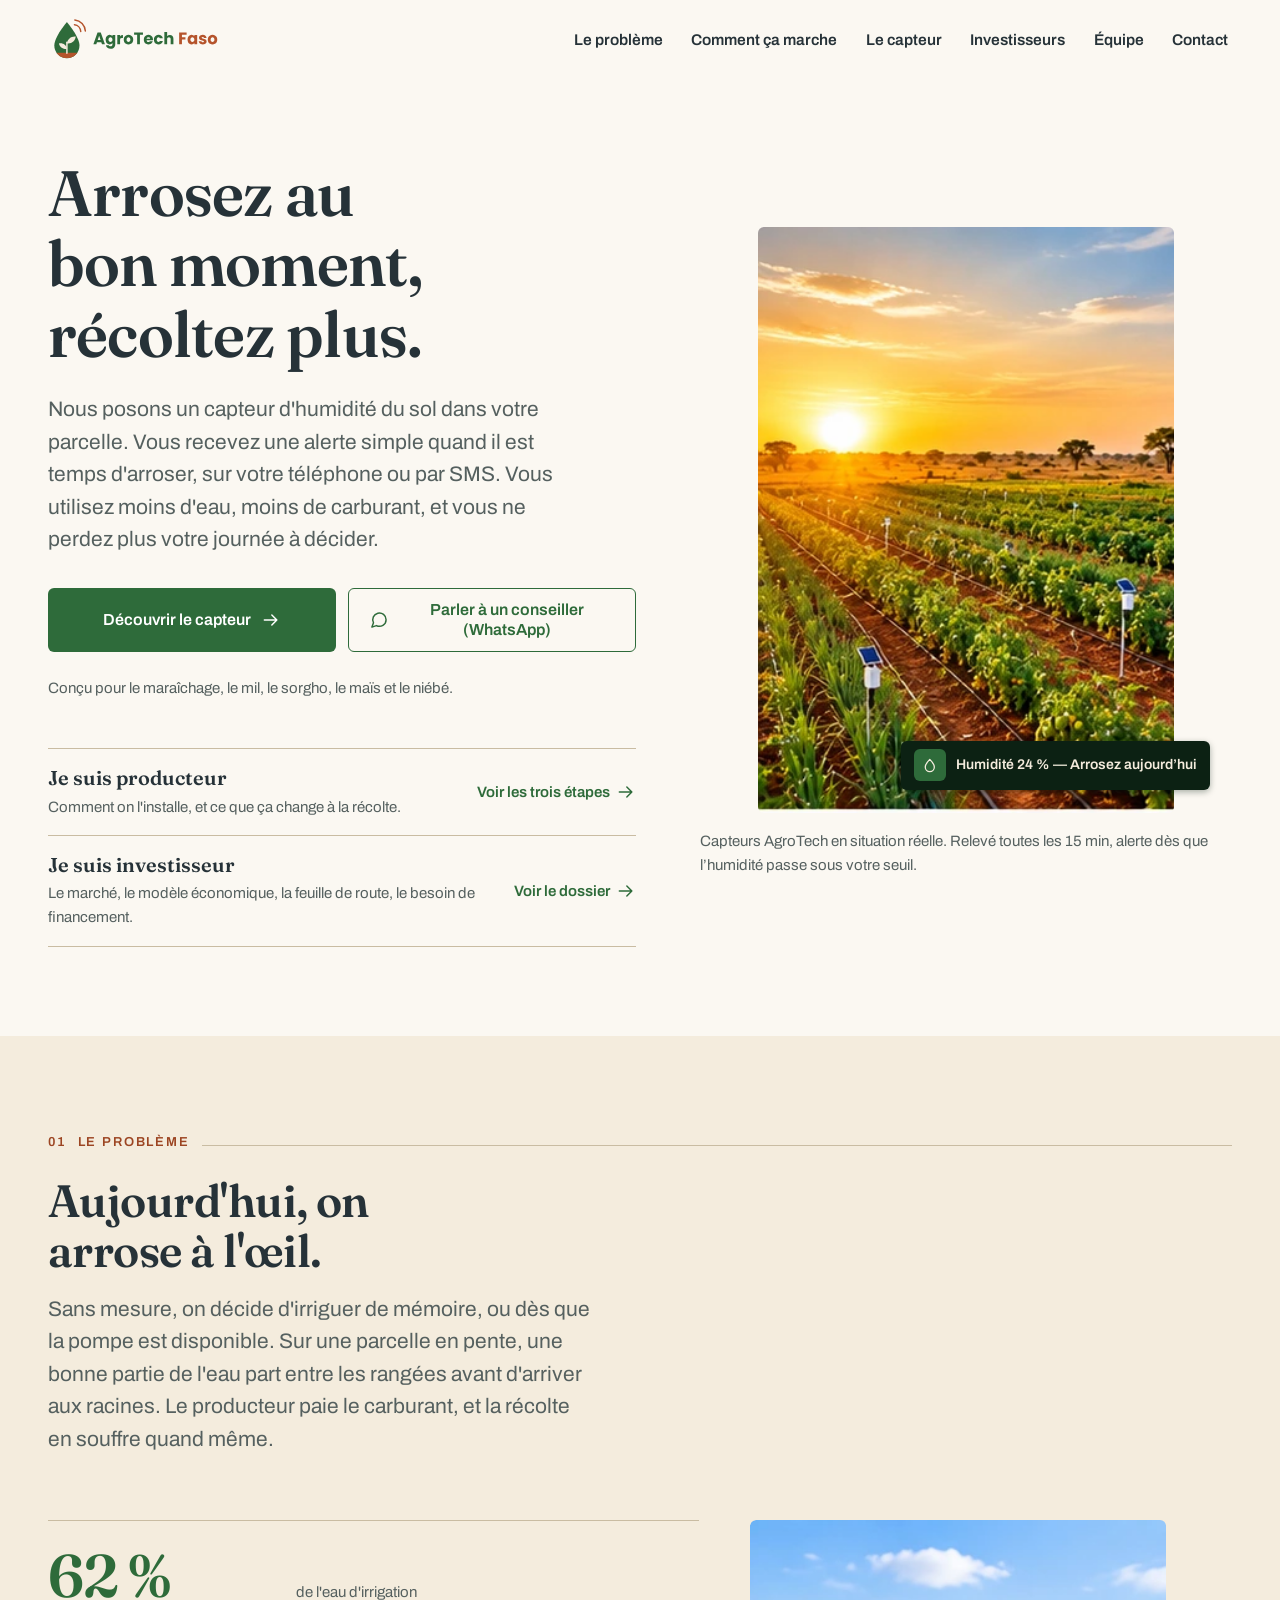
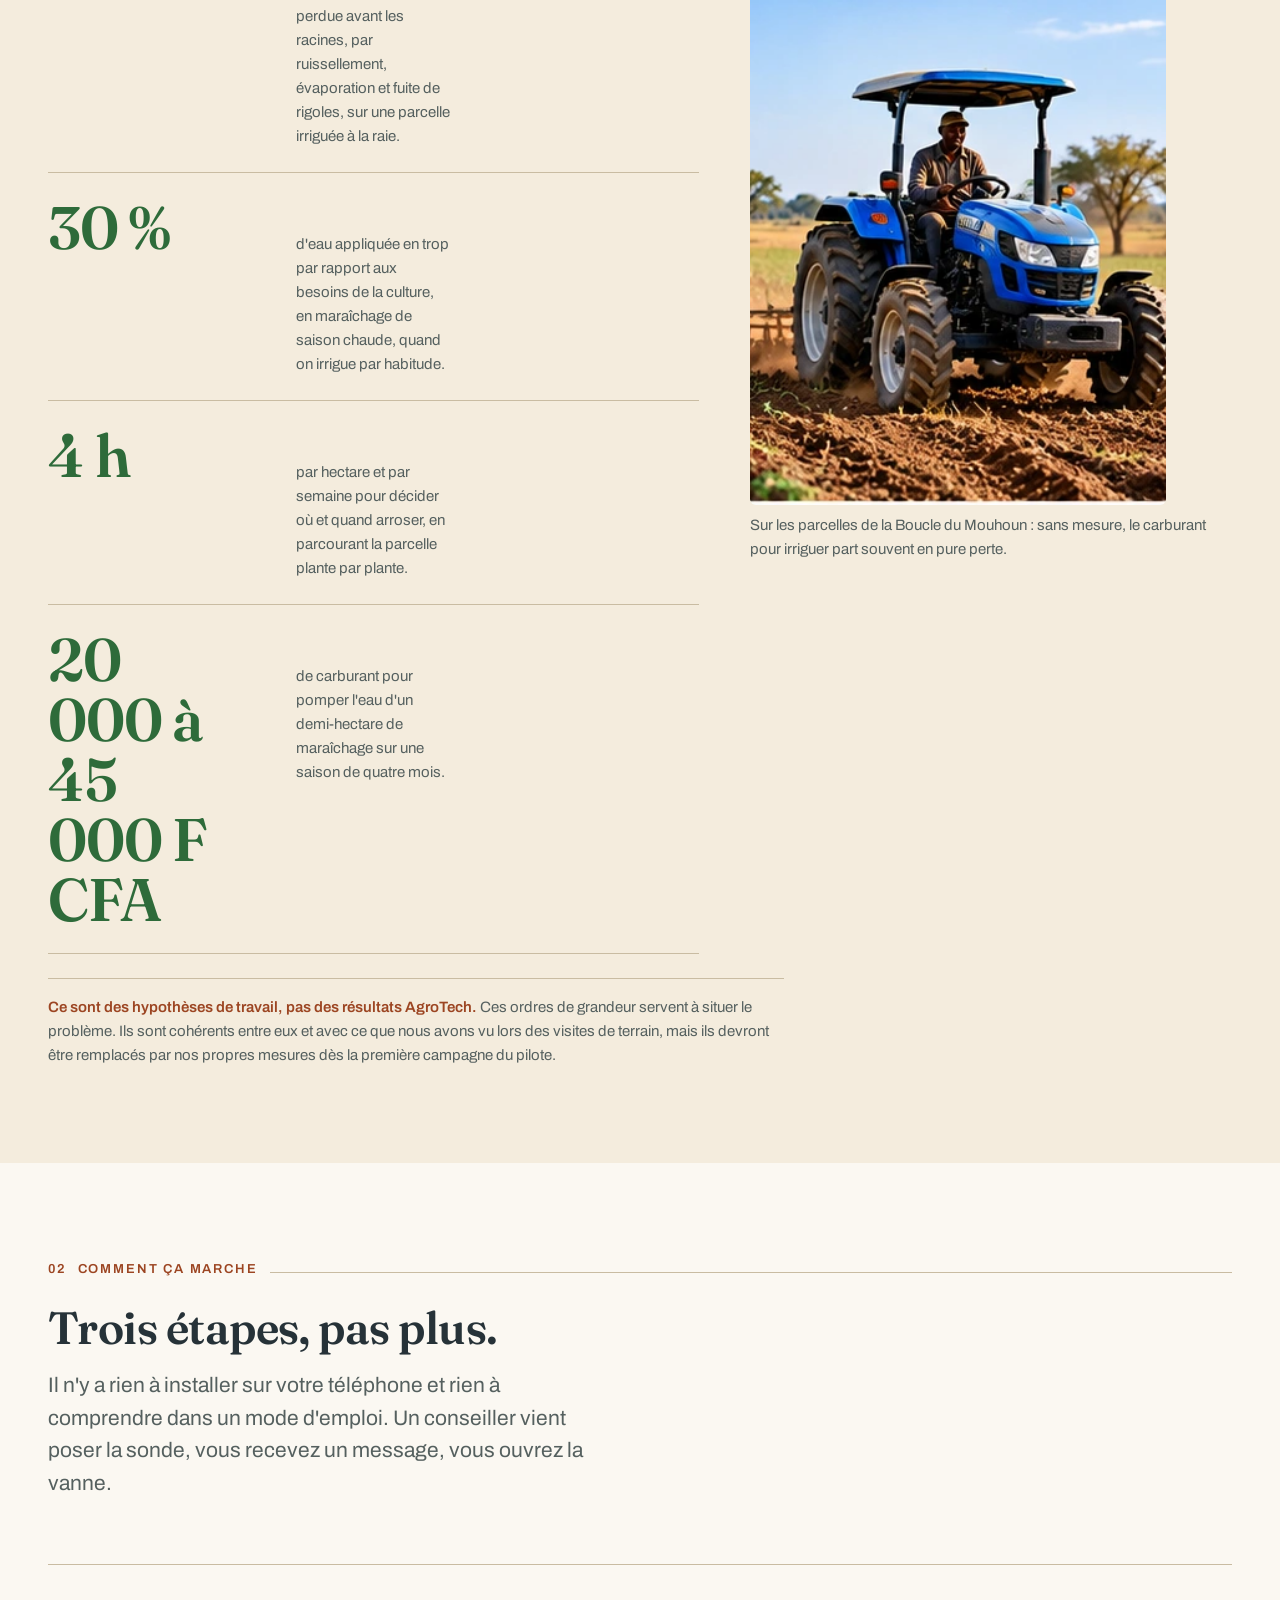
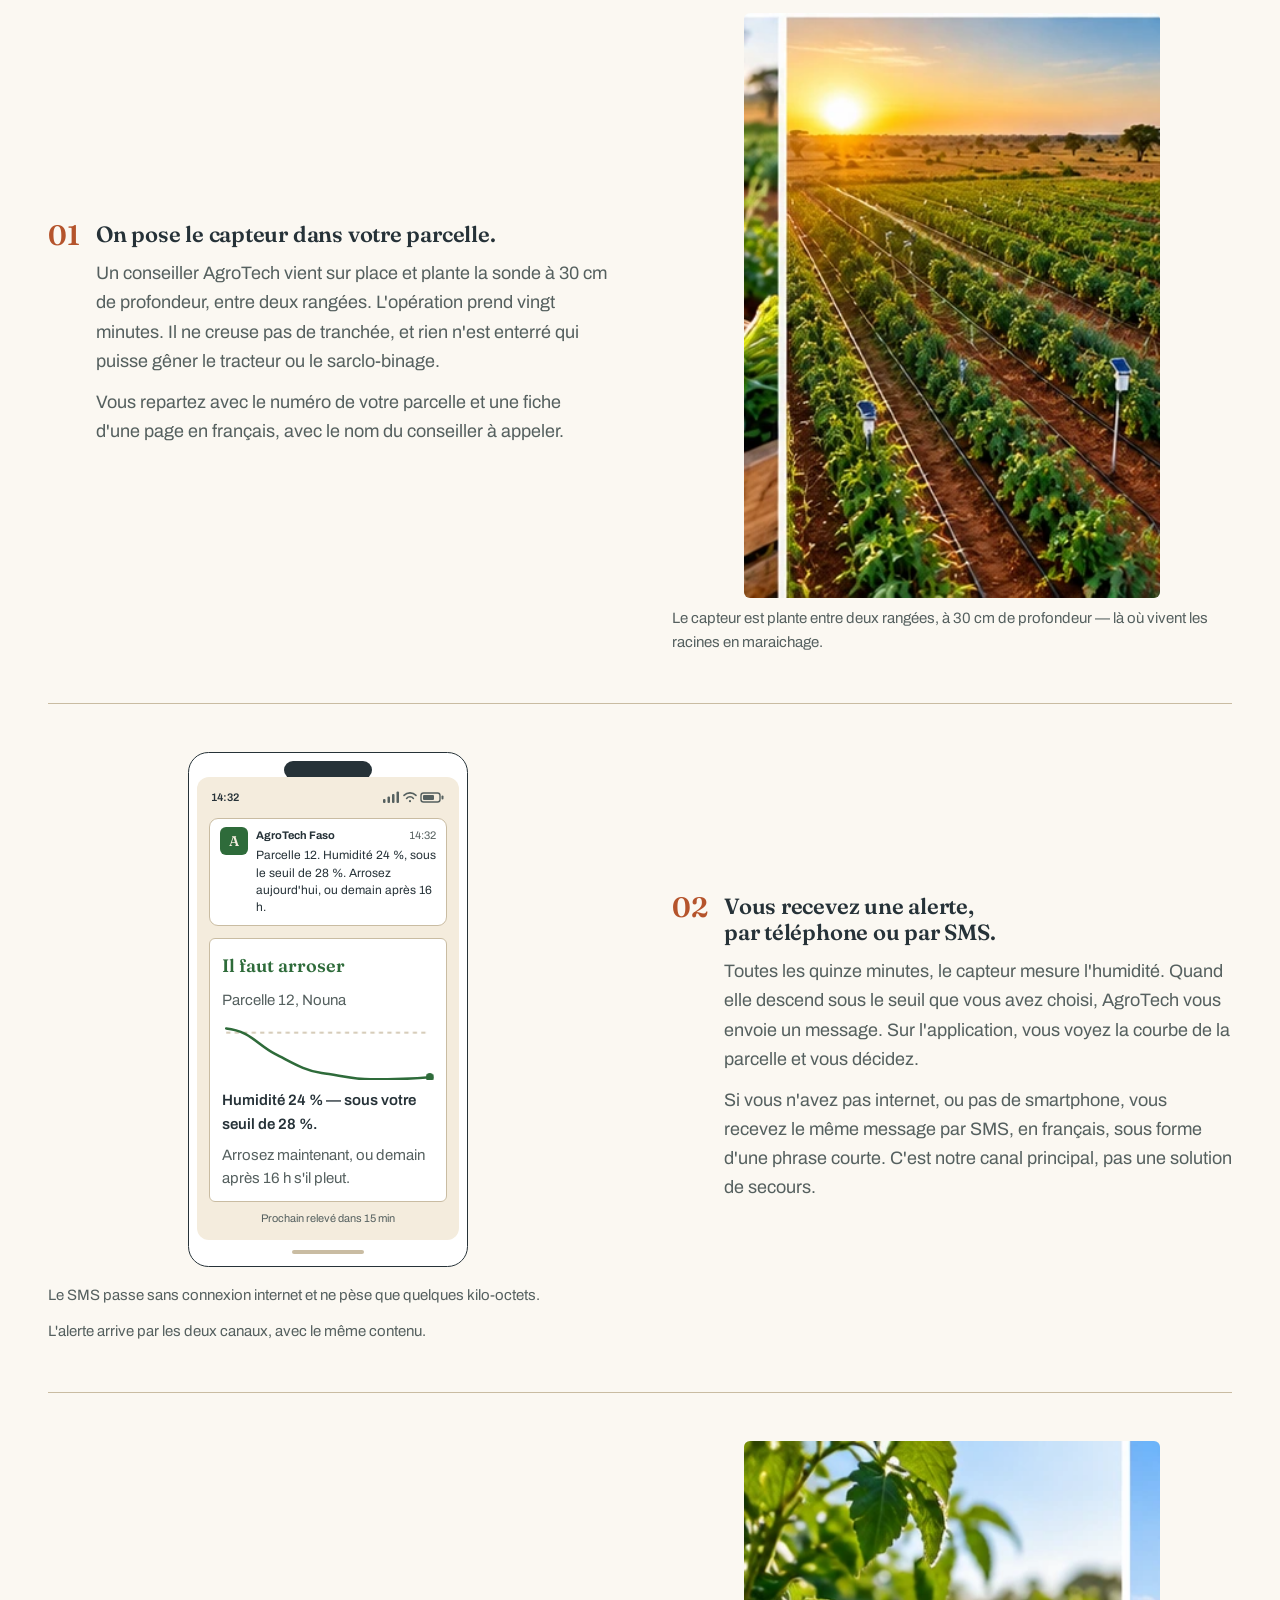
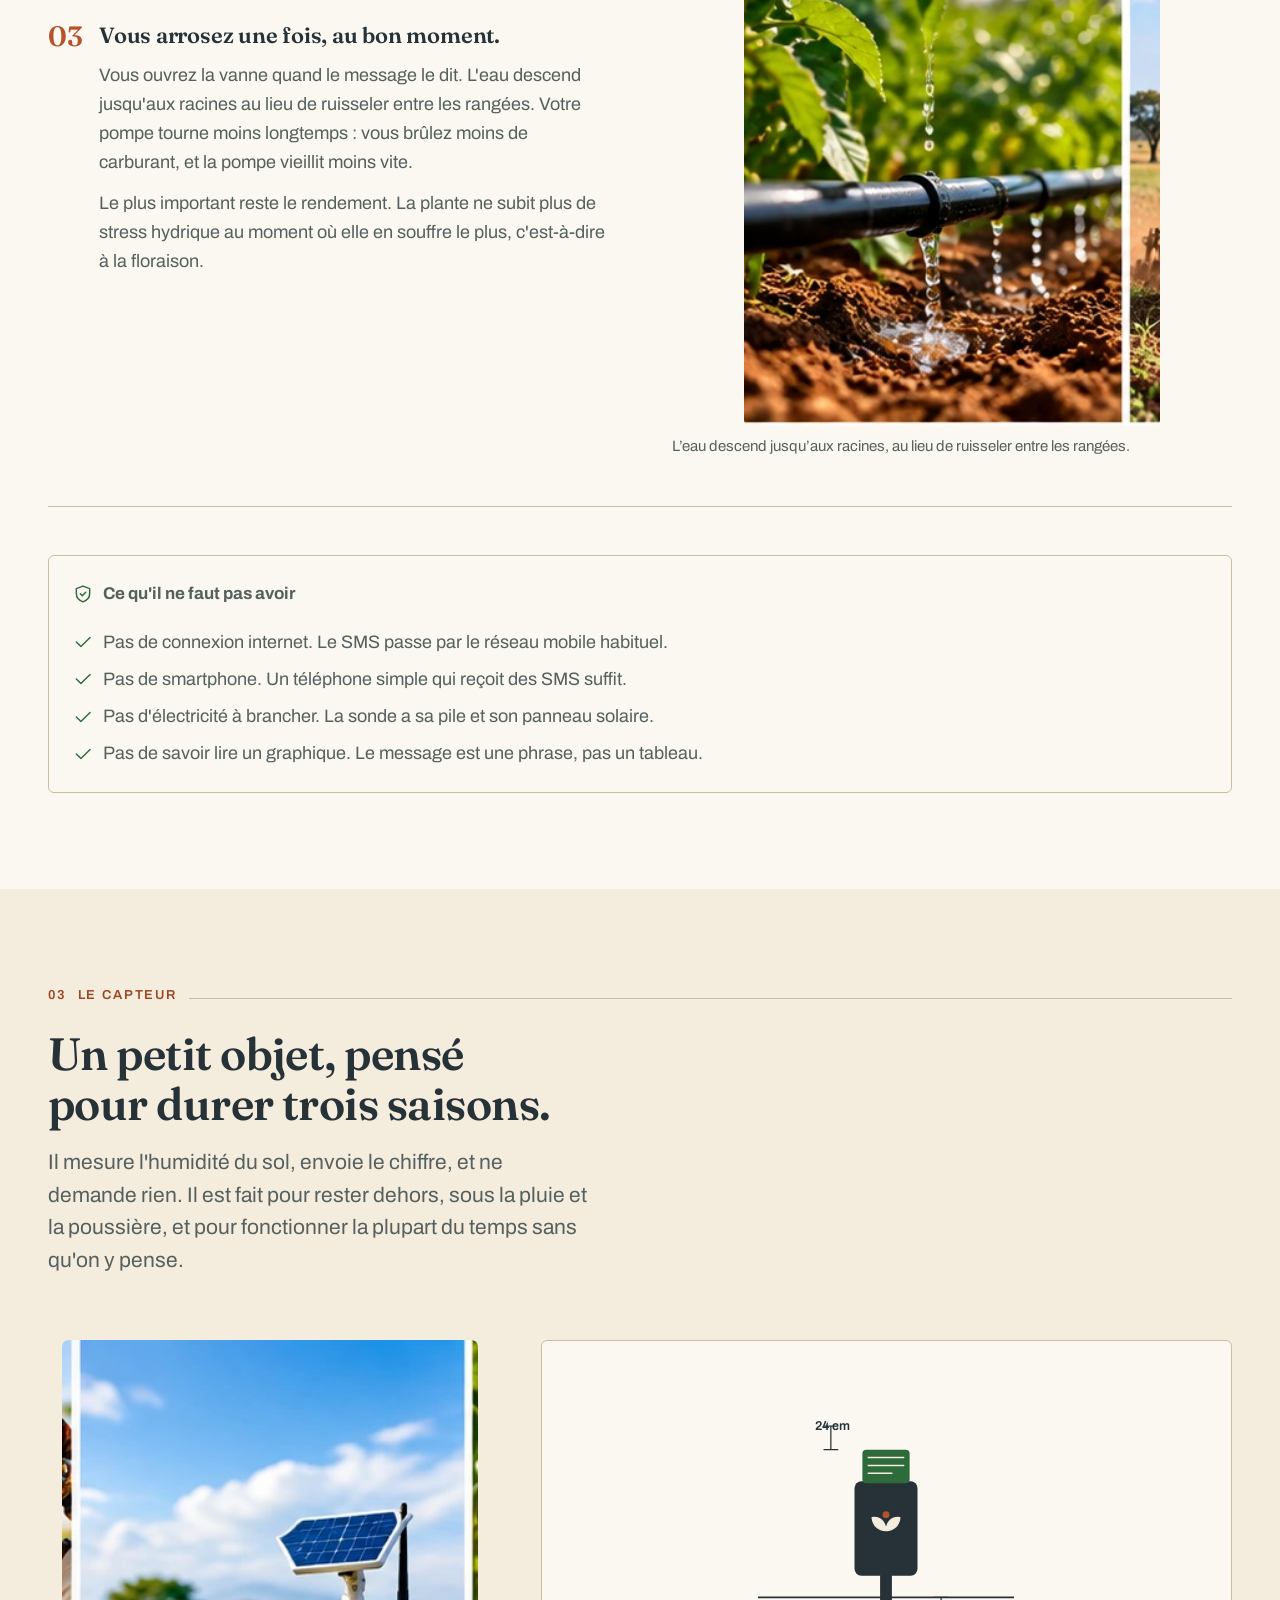
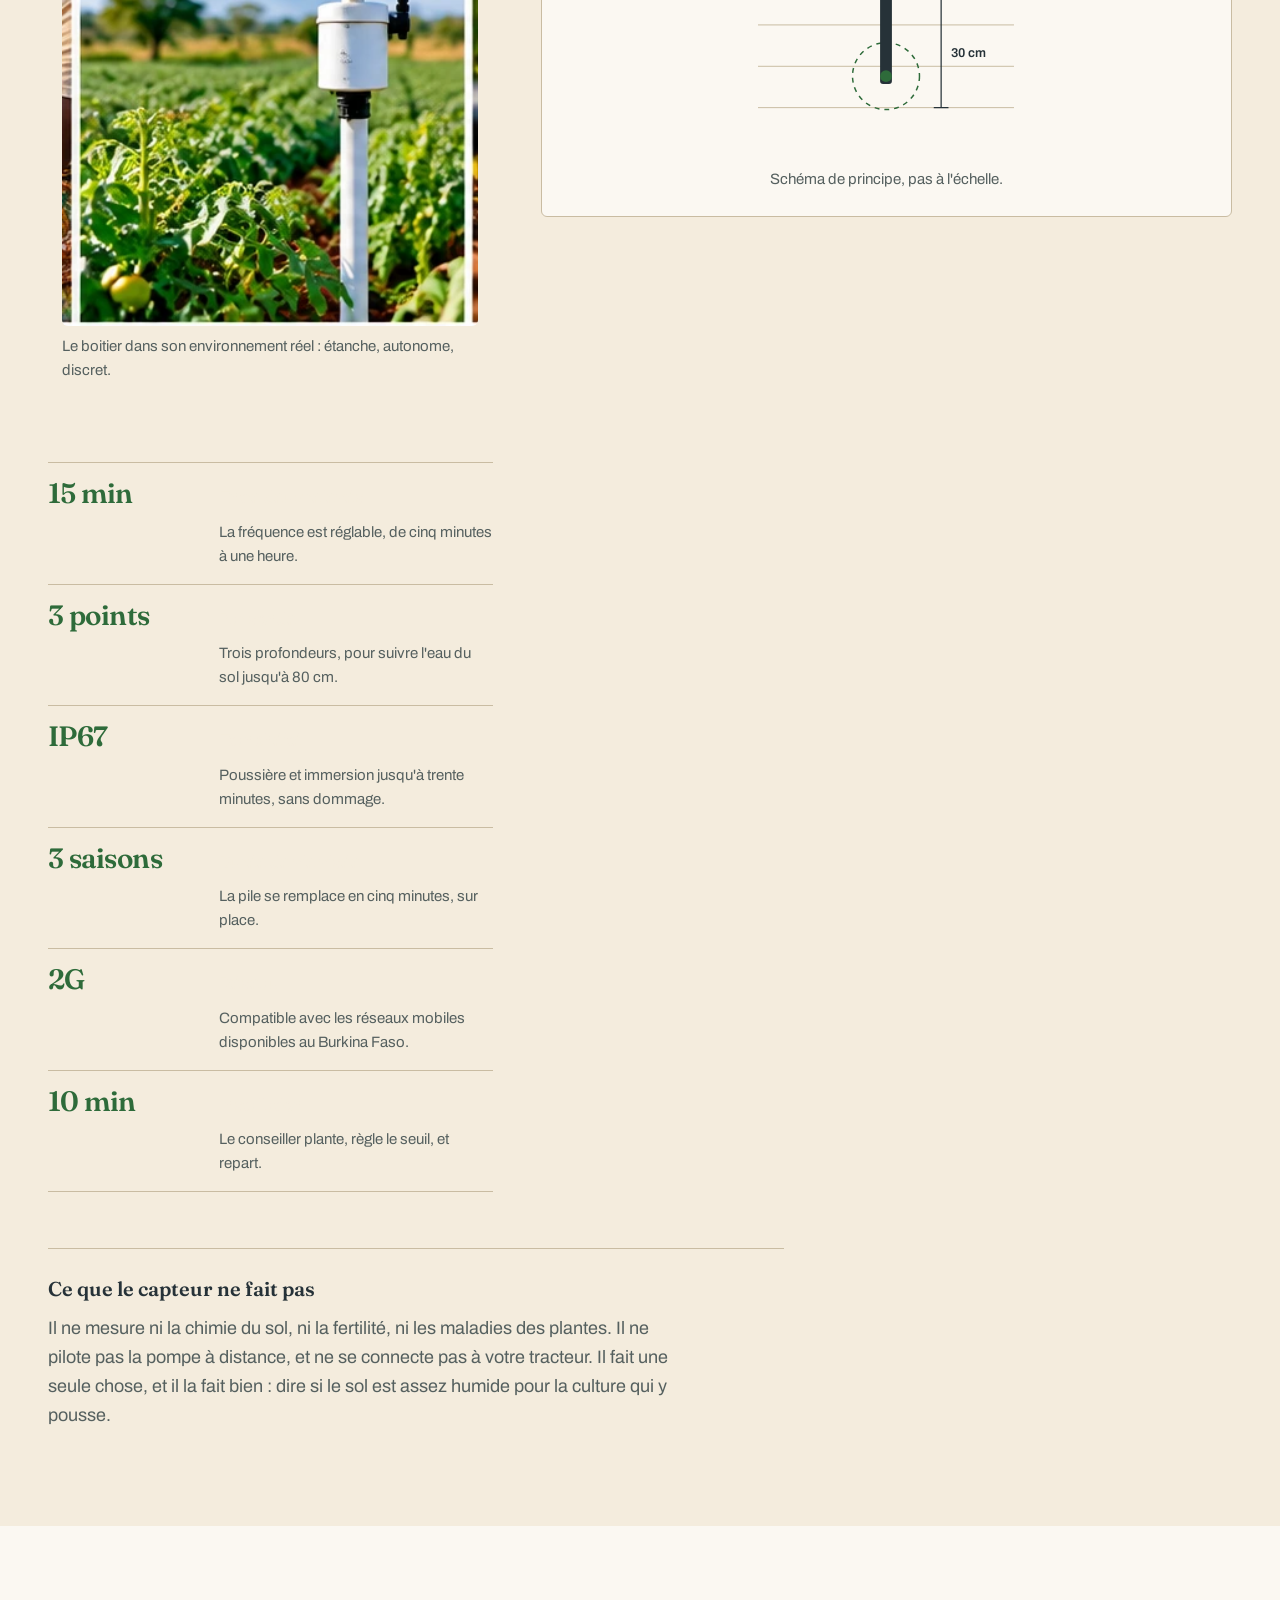
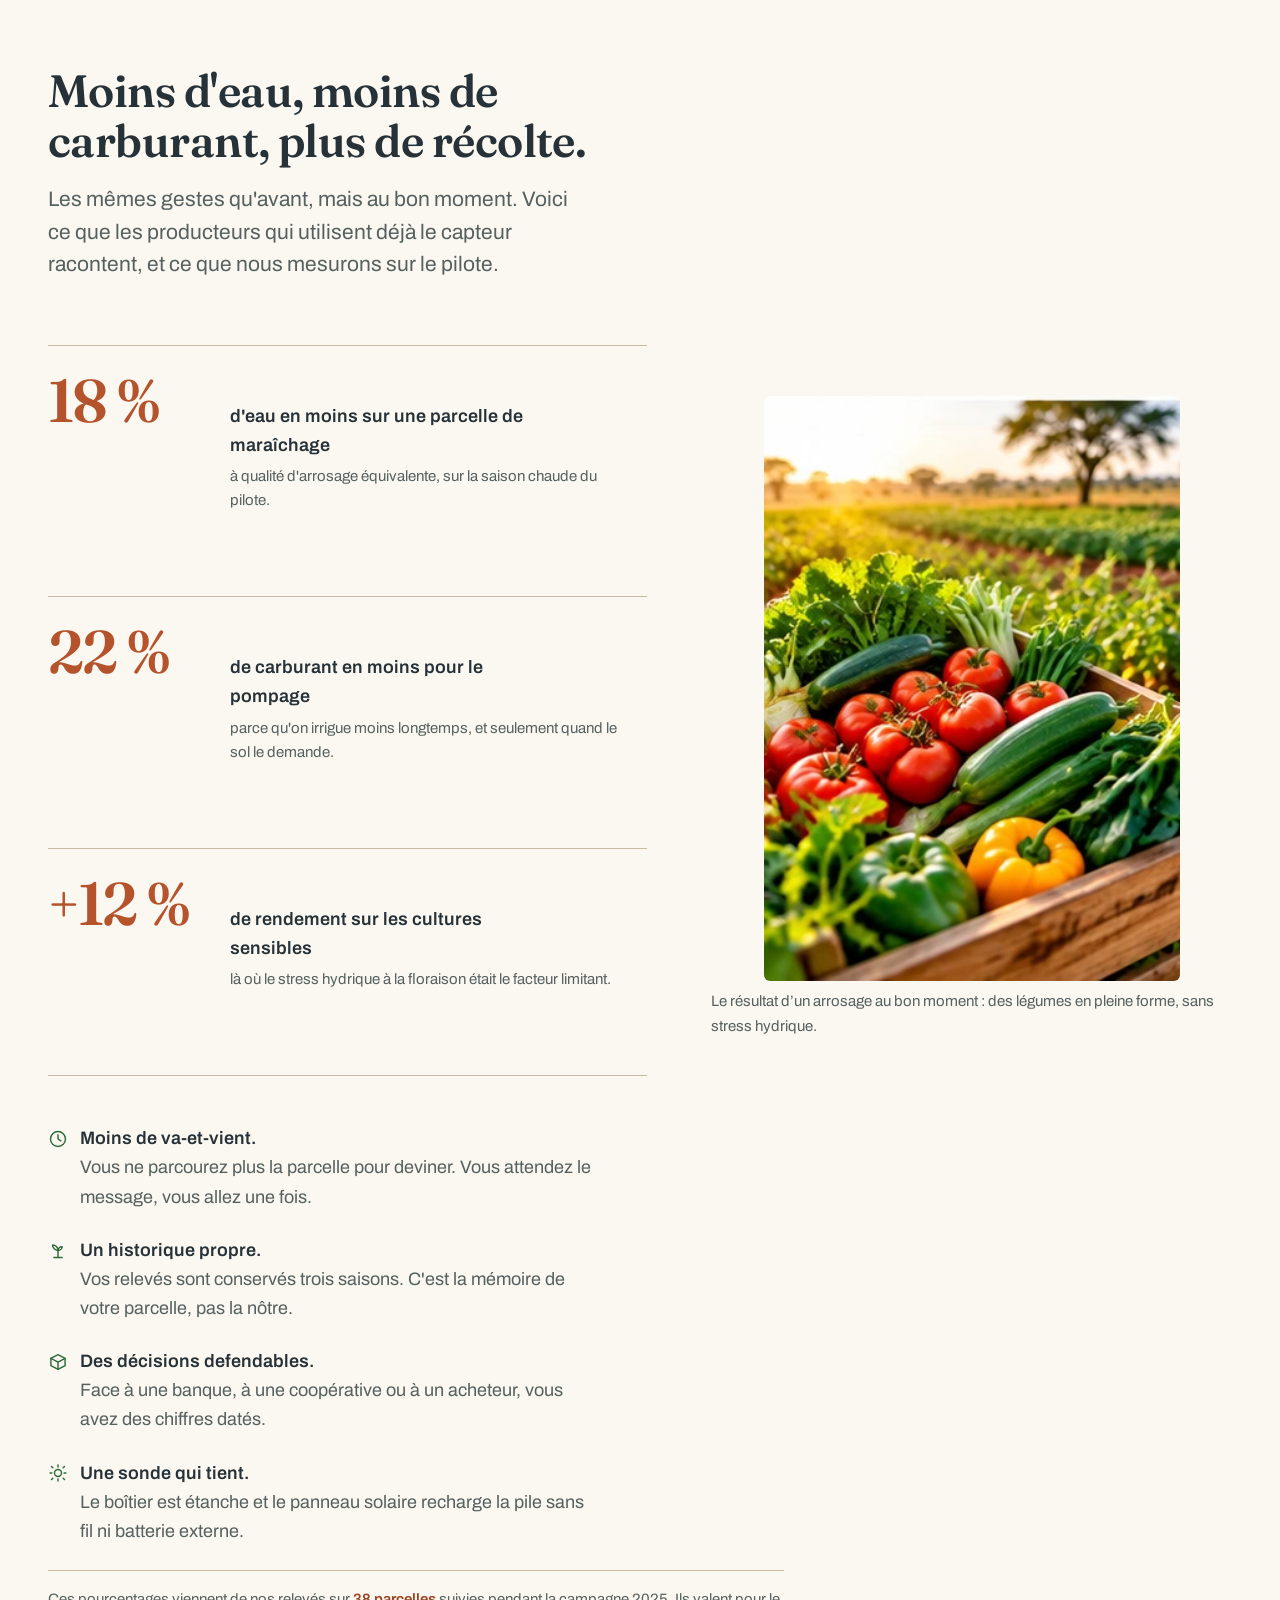
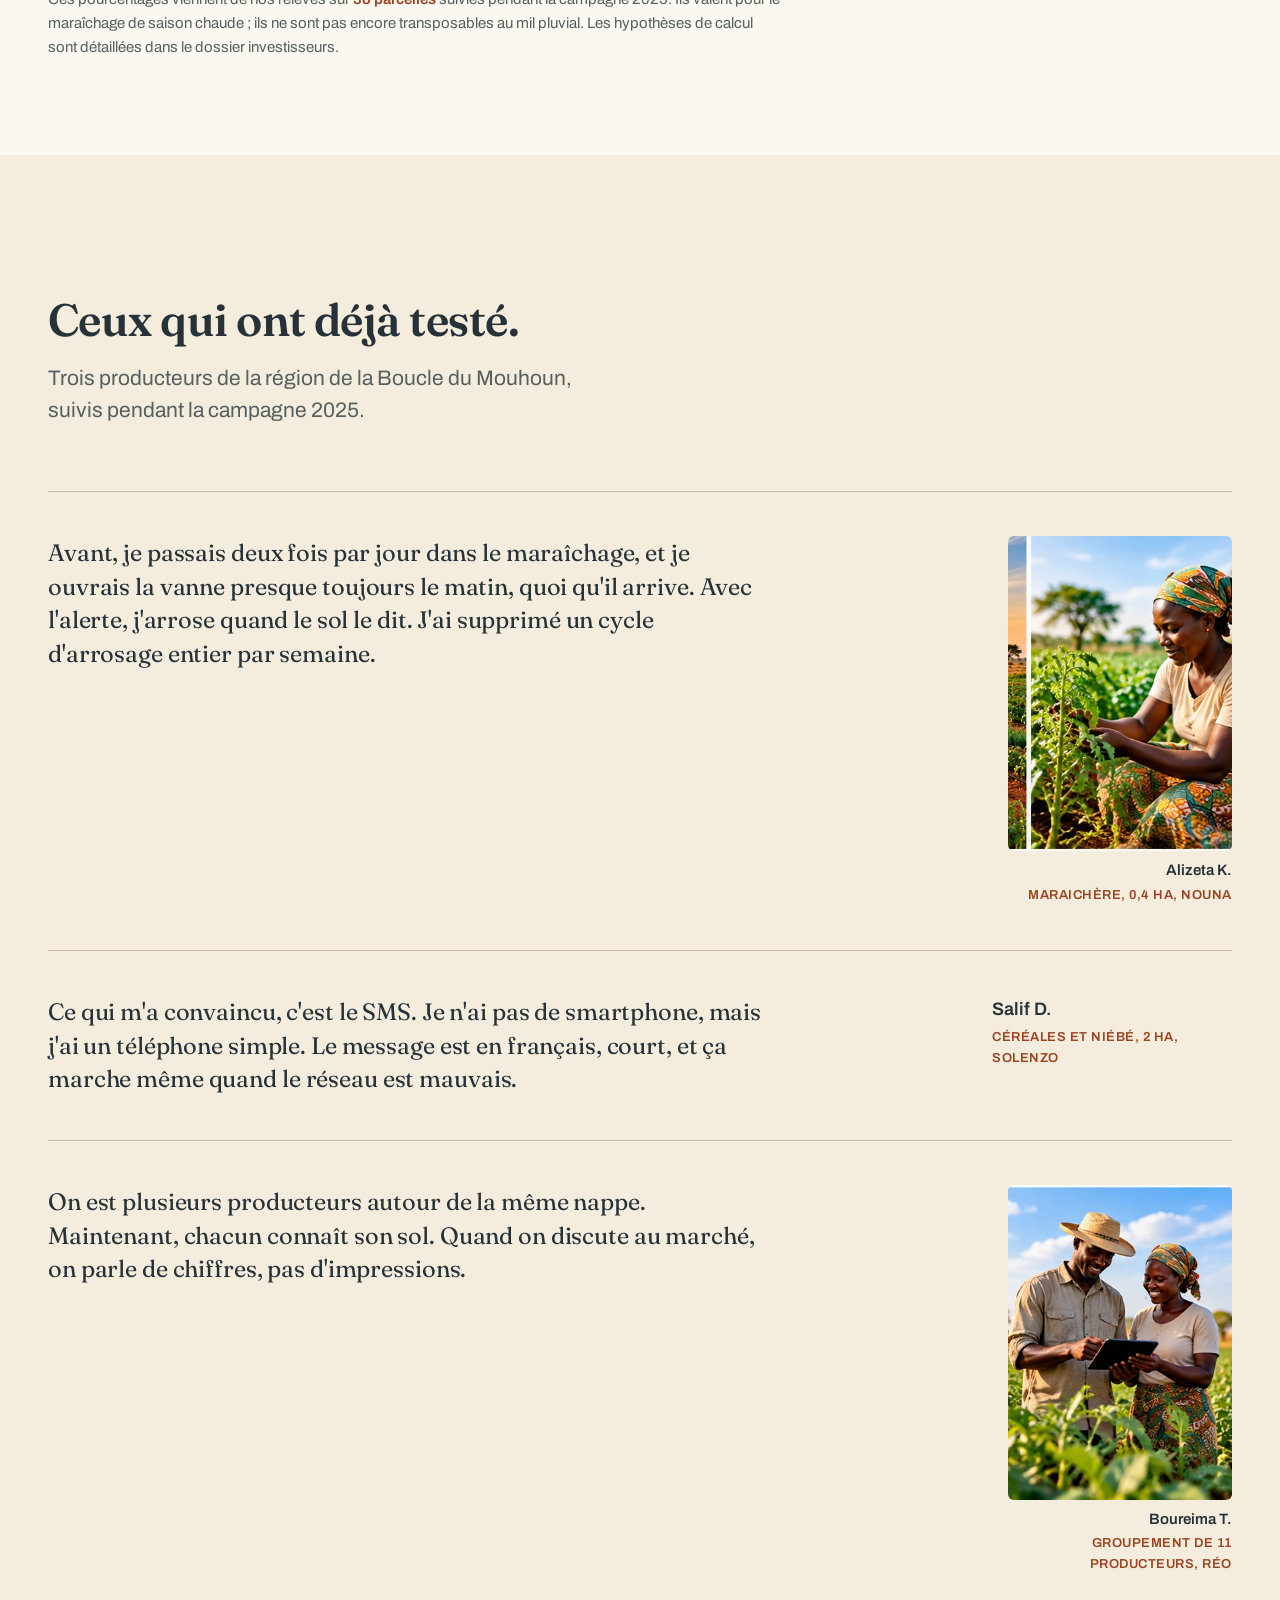
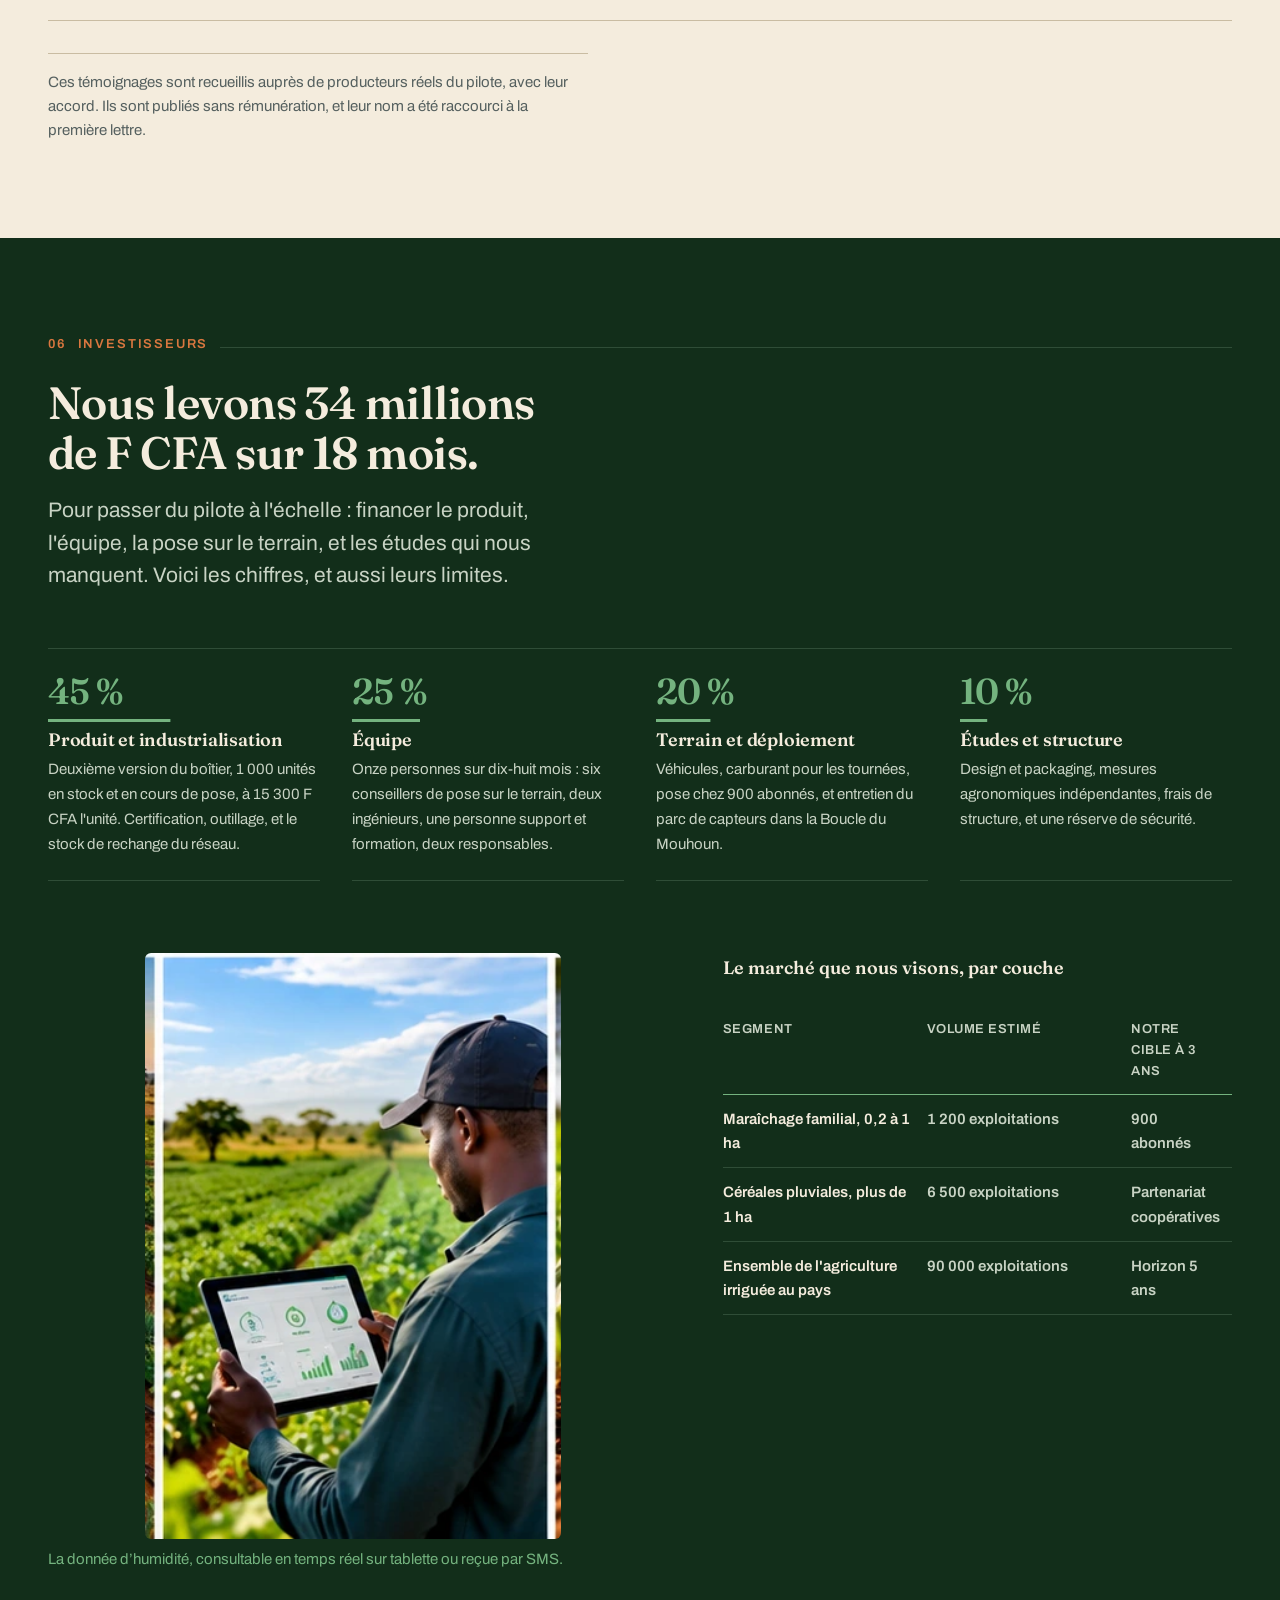
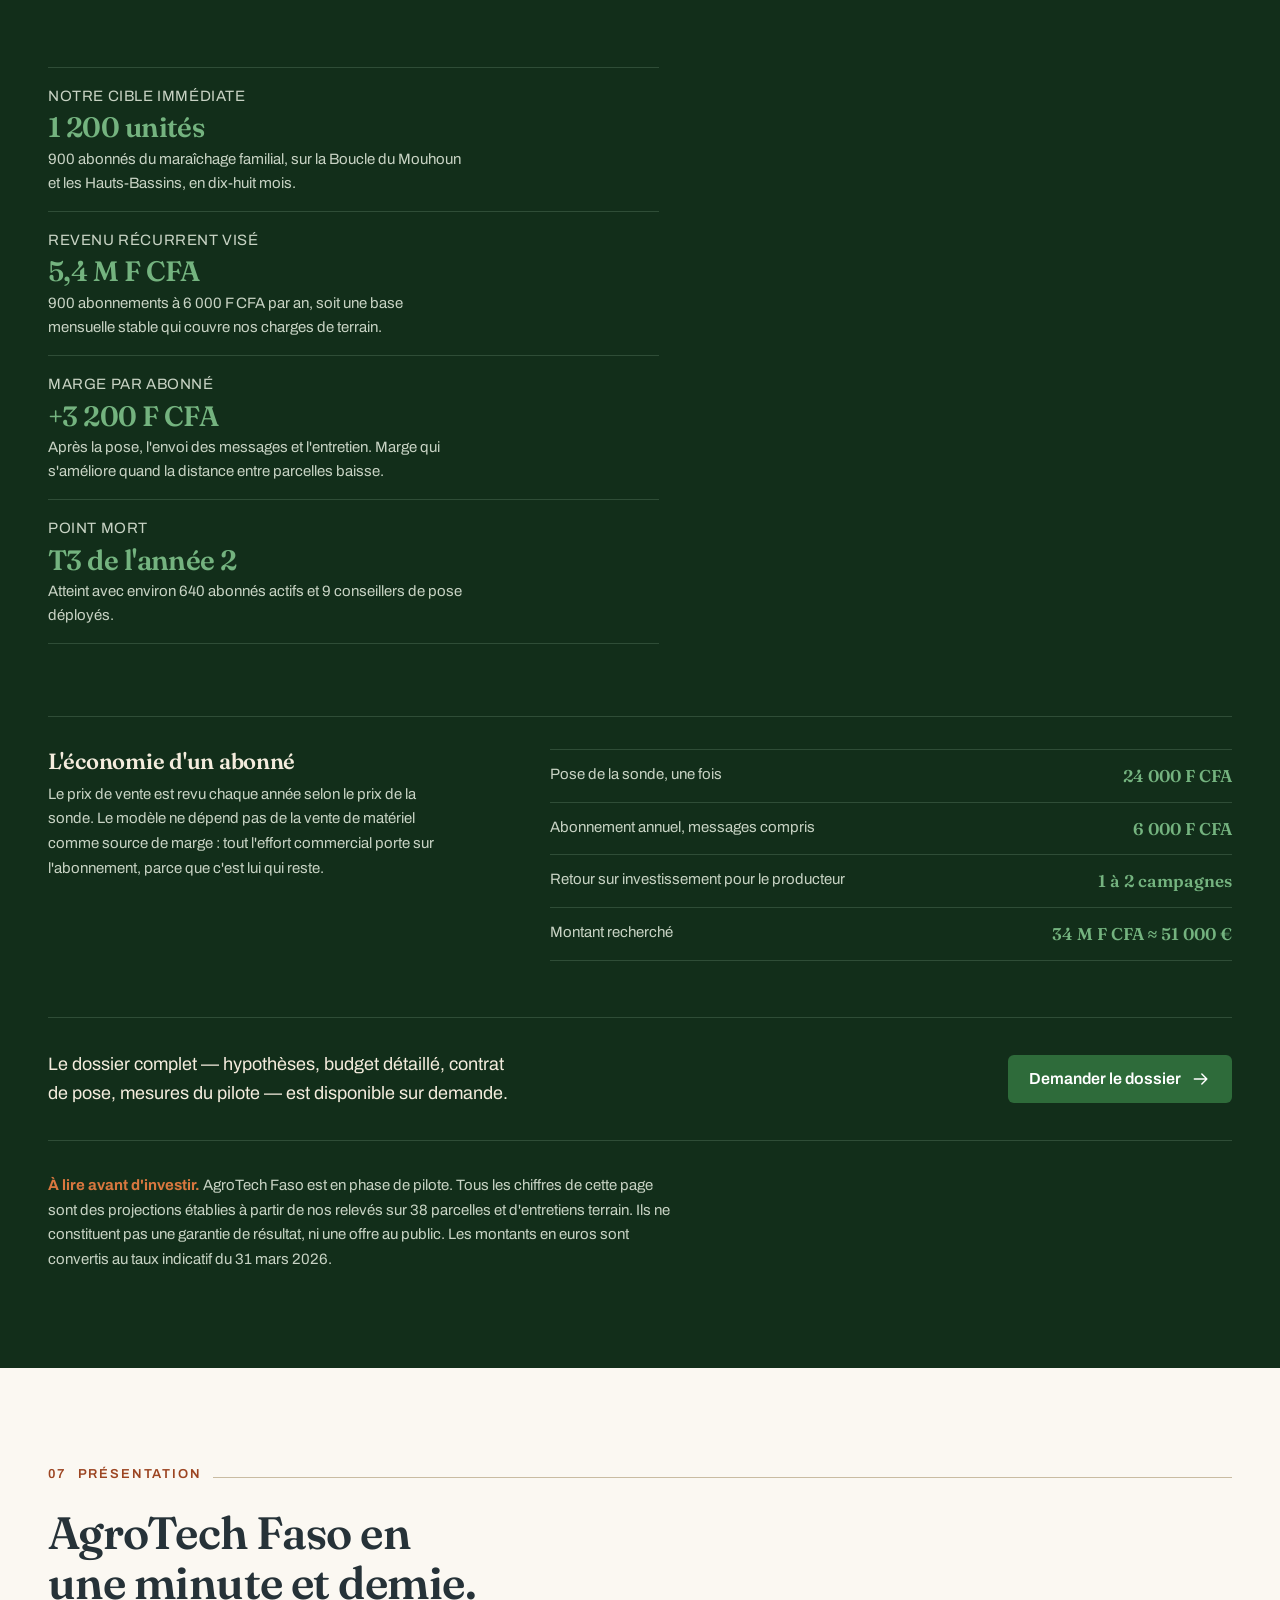
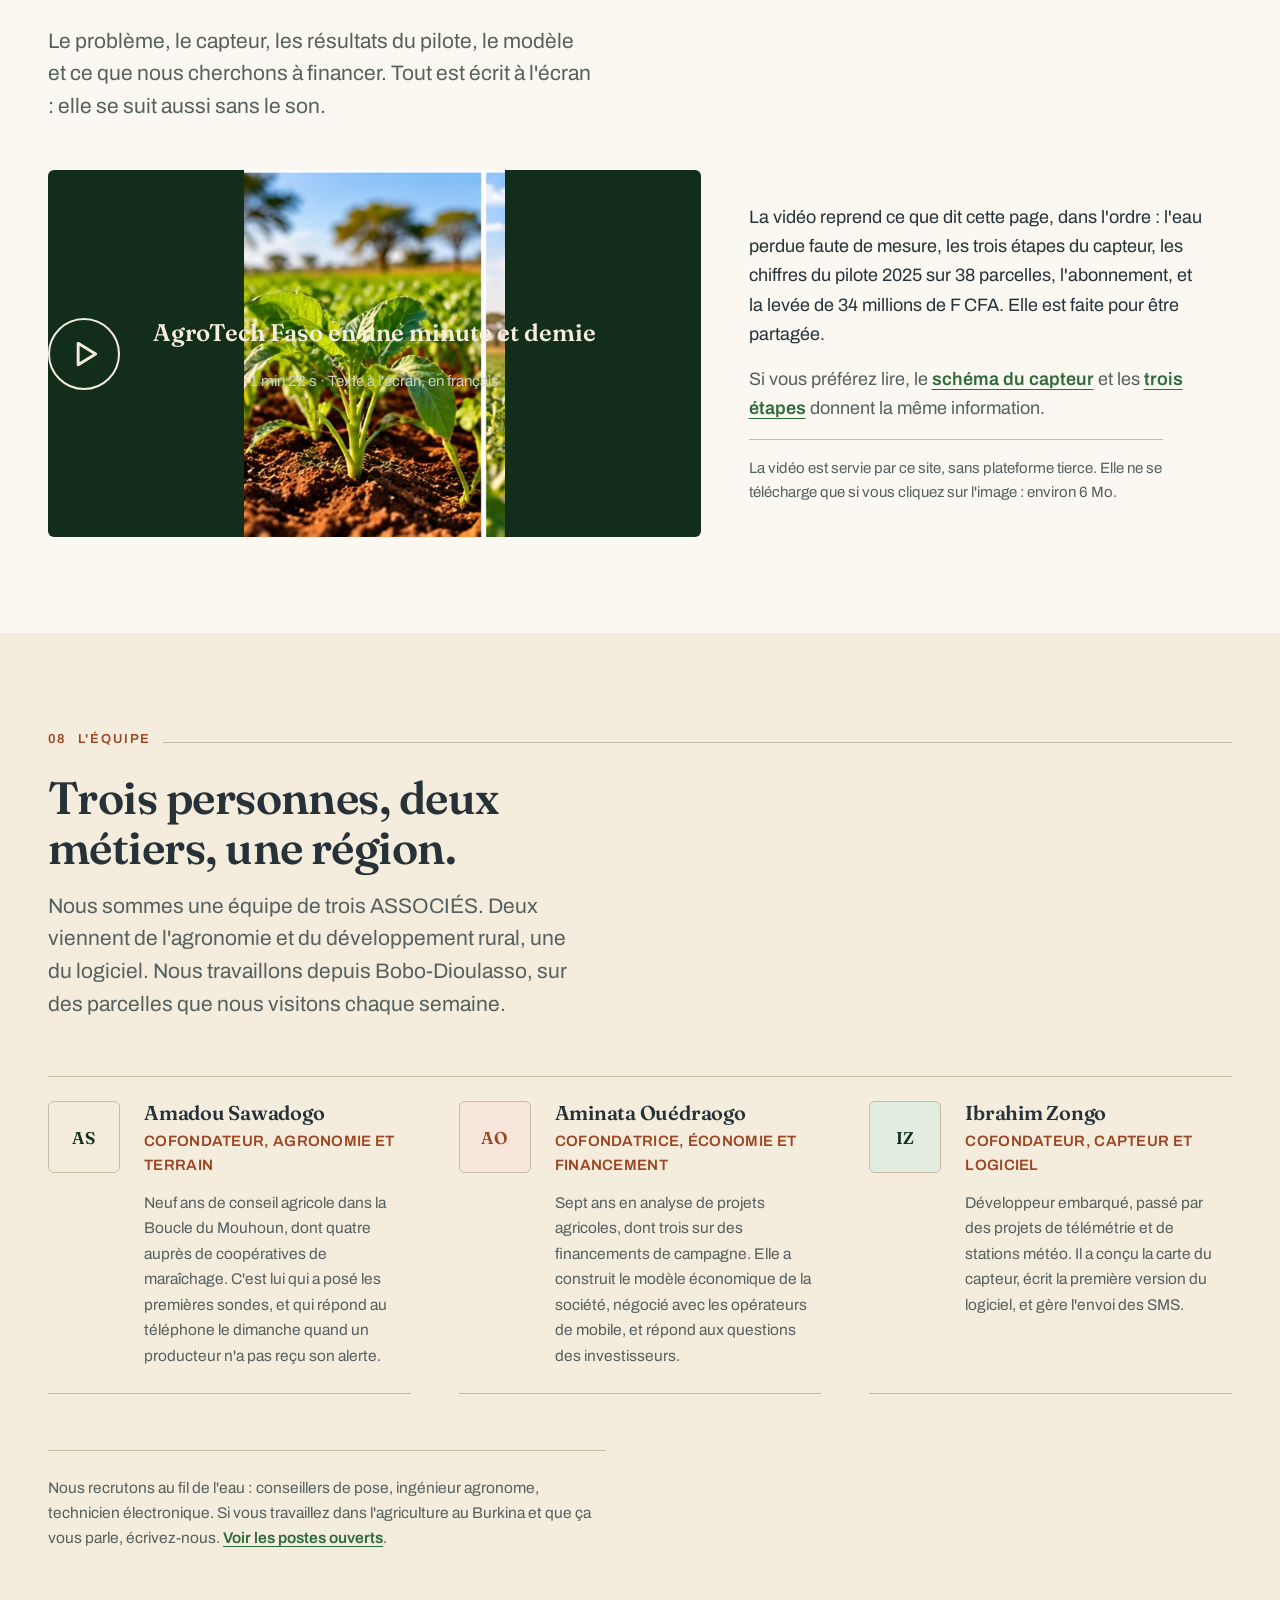
<file: index.html>
<!DOCTYPE html>
<html lang="fr">
<head>
<meta charset="utf-8">
<meta name="viewport" content="width=device-width, initial-scale=1">
<title>AgroTech Faso — Capteurs d'humidité du sol pour les producteurs du Burkina Faso</title>
<meta name="description" content="AgroTech Faso pose un capteur d'humidité du sol dans votre parcelle et vous alerte quand il faut arroser. Par téléphone ou par SMS, même sans internet.">
<meta name="author" content="AgroTech Faso">
<meta name="theme-color" content="#fbf8f2">
<meta name="color-scheme" content="light">
<link rel="canonical" href="https://agrotechfaso.vercel.app/">
<link rel="icon" href="favicon.svg" type="image/svg+xml">
<link rel="apple-touch-icon" href="assets/img/logo-mark.svg">
<link rel="stylesheet" href="assets/css/main.css">
<script>document.documentElement.classList.add("js");</script>

<!-- ========================================================================
     A REMPLACER AVANT MISE EN LIGNE
     -----------------------------------------------------------------------
     Rechercher "PLACEHOLDER" dans ce fichier trouve chaque occurrence.

     telephone      +226 52 61 68 67   (liaisons tel: et wa.me, 4 endroits)
                    Un numero termine par quatre zero ne peut pas appartenir a
                    personne : il ne sonne chez personne, il n'envoie pas de
                    message a un inconnu. C'etait preferable a un numero
                    « plausible » qui aurait pu exister.

     adresse        Avenue de la Nation, Bobo-Dioulasso
     reseaux        Facebook (profile.php?id=61595041772248), instagram.com/agrotechfaso_m1 : en place
     video          assets/video/agrotech-faso-presentation.mp4, source dans
                    video-source/ (ou data-video : identifiant YouTube)
     equipe         noms, fonctions et portraits des trois personnes
     chiffres       prix, ROI, levee de fonds, volumes, repartition des fonds

     Les chiffres sont des hypotheses de travail. La section qui les presente
     le dit explicitement, mais ils doivent etre confirmes par l'equipe avant
     toute diffusion : ce sont des engagements financiers, pas de la decoration.
     ======================================================================== -->

<!-- Partage social. Site en ligne sur agrotechfaso.vercel.app : a changer si
     un nom de domaine propre est achete. -->
<meta property="og:type" content="website">
<meta property="og:locale" content="fr_FR">
<meta property="og:site_name" content="AgroTech Faso">
<meta property="og:title" content="AgroTech Faso — Arrosez au bon moment, récoltez plus">
<meta property="og:description" content="Capteurs d'humidité du sol pour les petits producteurs du Burkina Faso. Une alerte simple quand il faut arroser, par téléphone ou par SMS, même sans internet.">
<meta property="og:url" content="https://agrotechfaso.vercel.app/">
<meta property="og:image" content="https://agrotechfaso.vercel.app/assets/img/apercu-partage.png">
<meta property="og:image:width" content="1200">
<meta property="og:image:height" content="630">
<meta property="og:image:alt" content="Parcelle cultivée vue du ciel, avec un capteur AgroTech Faso planté au centre, sur fond crème.">
<meta name="twitter:card" content="summary_large_image">
<meta name="twitter:title" content="AgroTech Faso — Arrosez au bon moment, récoltez plus">
<meta name="twitter:description" content="Capteurs d'humidité du sol pour les petits producteurs du Burkina Faso. Une alerte simple quand il faut arroser, par téléphone ou par SMS.">
<meta name="twitter:image" content="https://agrotechfaso.vercel.app/assets/img/apercu-partage.png">

<!-- Donnees structurees. A completer avec l'adresse reelle, le telephone et
     les liens sociaux reels avant la mise en ligne. -->
<script type="application/ld+json">
{
  "@context": "https://schema.org",
  "@type": "Organization",
  "name": "AgroTech Faso",
  "url": "https://agrotechfaso.vercel.app/",
  "logo": {
    "@type": "ImageObject",
    "url": "https://agrotechfaso.vercel.app/assets/img/logo.svg"
  },
  "image": "https://agrotechfaso.vercel.app/assets/img/apercu-partage.png",
  "description": "AgroTech Faso installe des capteurs d'humidité du sol dans les parcelles agricoles du Burkina Faso et alerte les producteurs par téléphone ou par SMS lorsqu'il faut irriguer.",
  "foundingDate": "2026",
  "foundingLocation": {
    "@type": "Place",
    "name": "Bobo-Dioulasso",
    "address": { "@type": "PostalAddress", "addressCountry": "BF" }
  },
  "areaServed": { "@type": "Country", "name": "Burkina Faso" },
  "knowsAbout": [
    "irrigation de précision",
    "humidité du sol",
    "agriculture du Burkina Faso",
    "maraîchage",
    "céréales pluviales"
  ],
  "contactPoint": [
    {
      "@type": "ContactPoint",
      "telephone": "+22652616867",
      "contactType": "customer service",
      "areaServed": "BF",
      "availableLanguage": ["fr"]
    },
    {
      "@type": "ContactPoint",
      "email": "contact@agrotech-faso.bf",
      "contactType": "investor relations",
      "areaServed": "BF",
      "availableLanguage": ["fr", "en"]
    }
  ],
  "sameAs": [
    "https://www.facebook.com/profile.php?id=61595041772248",
    "https://www.instagram.com/agrotechfaso_m1/"
  ]
}
</script>
</head>

<body>
<a class="aller-contenu" href="#contenu">Aller au contenu</a>

<!-- ========================================================================
     Sprite d'icones : une seule famille de trait, 1,75 d'epaisseur, extremites
     et jointures arrondies. Chaque usage dans la page :
     <svg class="icone" aria-hidden="true"><use href="#i-nom"/></svg>
     ===================================================================== -->
<svg class="sprites" aria-hidden="true" focusable="false" width="0" height="0">
  <defs>
    <symbol id="i-fleche" viewBox="0 0 24 24" fill="none" stroke="currentColor" stroke-width="1.75" stroke-linecap="round" stroke-linejoin="round">
      <path d="M4 12h15M13 6l6 6-6 6"/>
    </symbol>
    <symbol id="i-menu" viewBox="0 0 24 24" fill="none" stroke="currentColor" stroke-width="1.75" stroke-linecap="round" stroke-linejoin="round">
      <path d="M4 6.5h16M4 12h16M4 17.5h16"/>
    </symbol>
    <symbol id="i-telephone" viewBox="0 0 24 24" fill="none" stroke="currentColor" stroke-width="1.75" stroke-linecap="round" stroke-linejoin="round">
      <path d="M21.5 16.9v2.7a1.8 1.8 0 0 1-2 1.8 17.8 17.8 0 0 1-7.8-2.8 17.5 17.5 0 0 1-5.4-5.4A17.8 17.8 0 0 1 3.5 5.4a1.8 1.8 0 0 1 1.8-2h2.7a1.8 1.8 0 0 1 1.8 1.5c.1.9.3 1.8.6 2.6a1.8 1.8 0 0 1-.4 1.9l-1.1 1.1a14 14 0 0 0 5.4 5.4l1.1-1.1a1.8 1.8 0 0 1 1.9-.4c.8.3 1.7.5 2.6.6a1.8 1.8 0 0 1 1.5 1.9Z"/>
    </symbol>
    <symbol id="i-message" viewBox="0 0 24 24" fill="none" stroke="currentColor" stroke-width="1.75" stroke-linecap="round" stroke-linejoin="round">
      <path d="M20.5 11.6a8 8 0 0 1-11.6 7.1L3.5 20.5l1.9-5.2A8 8 0 1 1 20.5 11.6Z"/>
    </symbol>
    <symbol id="i-courriel" viewBox="0 0 24 24" fill="none" stroke="currentColor" stroke-width="1.75" stroke-linecap="round" stroke-linejoin="round">
      <rect x="2.5" y="5" width="19" height="14" rx="2"/>
      <path d="m3 7 8.1 5.4a1.5 1.5 0 0 0 1.8 0L21 7"/>
    </symbol>
    <symbol id="i-pin" viewBox="0 0 24 24" fill="none" stroke="currentColor" stroke-width="1.75" stroke-linecap="round" stroke-linejoin="round">
      <path d="M19 10.5c0 5-7 11-7 11s-7-6-7-11a7 7 0 0 1 14 0Z"/>
      <circle cx="12" cy="10.3" r="2.4"/>
    </symbol>
    <symbol id="i-goutte" viewBox="0 0 24 24" fill="none" stroke="currentColor" stroke-width="1.75" stroke-linecap="round" stroke-linejoin="round">
      <path d="M12 3.2S5.8 9.6 5.8 13.8a6.2 6.2 0 0 0 12.4 0C18.2 9.6 12 3.2 12 3.2Z"/>
    </symbol>
    <symbol id="i-wifi" viewBox="0 0 24 24" fill="none" stroke="currentColor" stroke-width="1.75" stroke-linecap="round" stroke-linejoin="round">
      <path d="M2.5 9.2a14.5 14.5 0 0 1 19 0M5.6 12.9a9.5 9.5 0 0 1 12.8 0M8.7 16.6a4.7 4.7 0 0 1 6.6 0"/>
      <path d="M12 20h.01"/>
    </symbol>
    <symbol id="i-pile" viewBox="0 0 24 24" fill="none" stroke="currentColor" stroke-width="1.75" stroke-linecap="round" stroke-linejoin="round">
      <rect x="2.5" y="7.5" width="16" height="9" rx="2"/>
      <path d="M21.5 10.8v2.4M5.5 10.5h4v3h-4z"/>
    </symbol>
    <symbol id="i-horloge" viewBox="0 0 24 24" fill="none" stroke="currentColor" stroke-width="1.75" stroke-linecap="round" stroke-linejoin="round">
      <circle cx="12" cy="12" r="9"/>
      <path d="M12 6.8V12l3.4 2.2"/>
    </symbol>
    <symbol id="i-verifie" viewBox="0 0 24 24" fill="none" stroke="currentColor" stroke-width="1.75" stroke-linecap="round" stroke-linejoin="round">
      <path d="M20.5 6.5 9.5 17.5 4 12"/>
    </symbol>
    <symbol id="i-bouclier" viewBox="0 0 24 24" fill="none" stroke="currentColor" stroke-width="1.75" stroke-linecap="round" stroke-linejoin="round">
      <path d="M12 2.5 4 5.5v6c0 5 3.4 8.4 8 10 4.6-1.6 8-5 8-10v-6Z"/>
      <path d="m8.8 11.8 2.3 2.3 4.2-4.2"/>
    </symbol>
    <symbol id="i-pousse" viewBox="0 0 24 24" fill="none" stroke="currentColor" stroke-width="1.75" stroke-linecap="round" stroke-linejoin="round">
      <path d="M12 21v-8.5M7 21h10"/>
      <path d="M12 12.5C12 8.9 9.1 6 5.5 6c0 3.6 2.9 6.5 6.5 6.5Z"/>
      <path d="M12 12.5C12 9.9 14.2 8 17 8c0 2.5-2.2 4.5-5 4.5Z"/>
    </symbol>
    <symbol id="i-caisse" viewBox="0 0 24 24" fill="none" stroke="currentColor" stroke-width="1.75" stroke-linecap="round" stroke-linejoin="round">
      <path d="M3.5 7.6 12 3.2l8.5 4.4v8.8L12 20.8 3.5 16.4Z"/>
      <path d="m3.5 7.6 8.5 4.5 8.5-4.5M12 12.1v8.7"/>
    </symbol>
    <symbol id="i-soleil" viewBox="0 0 24 24" fill="none" stroke="currentColor" stroke-width="1.75" stroke-linecap="round" stroke-linejoin="round">
      <circle cx="12" cy="12" r="4.2"/>
      <path d="M12 2.5v2.2M12 19.3v2.2M4.2 4.2l1.6 1.6M18.2 18.2l1.6 1.6M2.5 12h2.2M19.3 12h2.2M4.2 19.8l1.6-1.6M18.2 5.8l1.6-1.6"/>
    </symbol>
    <symbol id="i-facebook" viewBox="0 0 24 24" fill="none" stroke="currentColor" stroke-width="1.75" stroke-linecap="round" stroke-linejoin="round">
      <path d="M18.5 3.5h-2.3a3.7 3.7 0 0 0-3.7 3.7V10H9.8v3.4h2.7V21h3.4v-7.6h2.6l.5-3.4h-3.1V7.6a.4.4 0 0 1 .4-.4h2.2Z"/>
    </symbol>
    <symbol id="i-instagram" viewBox="0 0 24 24" fill="none" stroke="currentColor" stroke-width="1.75" stroke-linecap="round" stroke-linejoin="round">
      <rect x="3.2" y="3.2" width="17.6" height="17.6" rx="5"/>
      <circle cx="12" cy="12" r="4.1"/>
      <path d="M16.9 7.1h.01"/>
    </symbol>
    <symbol id="i-lecteur" viewBox="0 0 24 24" fill="none" stroke="currentColor" stroke-width="1.75" stroke-linecap="round" stroke-linejoin="round">
      <path d="M8.5 5.6 19 12 8.5 18.4Z"/>
    </symbol>
  </defs>
</svg>

<!-- ========================================================================
     En-tete
     ===================================================================== -->
<header class="entete" id="entete">
  <div class="conteneur entete__interieur">
    <a class="entete__logo" href="#contenu" aria-label="AgroTech Faso, début de la page">
      <img src="assets/img/logo-compact.svg" width="1678" height="432"
           alt="AgroTech Faso" fetchpriority="high" decoding="async">
    </a>

    <nav class="nav-principale" aria-label="Navigation principale">
      <ul>
        <li><a href="#probleme">Le problème</a></li>
        <li><a href="#etapes">Comment ça marche</a></li>
        <li><a href="#capteur">Le capteur</a></li>
        <li><a href="#investisseurs">Investisseurs</a></li>
        <li><a href="#equipe">Équipe</a></li>
        <li><a href="#contact">Contact</a></li>
      </ul>
    </nav>

    <div class="entete__action">
      <a class="bouton bouton--principal" href="#contact">Nous contacter</a>
    </div>

    <button class="bouton-menu" id="bouton-menu" type="button"
            aria-expanded="false" aria-controls="nav-panneau">
      <svg class="icone" aria-hidden="true"><use href="#i-menu"/></svg>
      <span>Menu</span>
    </button>
  </div>

  <div class="nav-panneau" id="nav-panneau" hidden>
    <nav aria-label="Navigation mobile">
      <ul class="nav-panneau__liste">
        <li><a href="#probleme">Le problème</a></li>
        <li><a href="#etapes">Comment ça marche</a></li>
        <li><a href="#capteur">Le capteur</a></li>
        <li><a href="#investisseurs">Investisseurs</a></li>
        <li><a href="#equipe">Équipe</a></li>
        <li><a href="#faq">Questions fréquentes</a></li>
      </ul>
    </nav>
    <div class="nav-panneau__pied">
      <a class="bouton bouton--principal" href="#contact">Nous contacter</a>
      <p class="nav-panneau__note">
        Vous préférez la voix ? Appelez le
        <a href="tel:+22652616867">+226 52 61 68 67</a>.
      </p>
    </div>
  </div>
</header>

<main id="contenu">

<!-- ========================================================================
     1. Hero
     ===================================================================== -->
<section class="hero" aria-labelledby="titre-hero">
  <div class="conteneur hero__grille">
    <div>
      <h1 class="hero__accroche" id="titre-hero">Arrosez au bon moment, récoltez plus.</h1>
      <p class="hero__texte">
        Nous posons un capteur d'humidité du sol dans votre parcelle. Vous
        recevez une alerte simple quand il est temps d'arroser, sur votre
        téléphone ou par SMS. Vous utilisez moins d'eau, moins de carburant, et
        vous ne perdez plus votre journée à décider.
      </p>
      <div class="groupe-boutons hero__actions">
        <a class="bouton bouton--principal" href="#capteur">
          Découvrir le capteur
          <svg class="icone" aria-hidden="true"><use href="#i-fleche"/></svg>
        </a>
        <!-- Numero et lien WhatsApp a remplacer par ceux de l'equipe. -->
        <a class="bouton bouton--second" rel="noopener"
           href="https://wa.me/22652616867?text=Bonjour%20AgroTech%20Faso%2C%20je%20souhaite%20des%20informations%20sur%20le%20capteur.">
          <svg class="icone" aria-hidden="true"><use href="#i-message"/></svg>
          Parler à un conseiller (WhatsApp)
        </a>
      </div>
      <p class="hero__cultures">
        Conçu pour le maraîchage, le mil, le sorgho, le maïs et le niébé.
      </p>

      <div class="choix-public">
        <a href="#etapes">
          <span>
            <span class="choix-public__nom">Je suis producteur</span>
            <span class="choix-public__detail">Comment on l'installe, et ce que ça change à la récolte.</span>
          </span>
          <span class="choix-public__suite">
            Voir les trois étapes
            <svg class="icone" aria-hidden="true"><use href="#i-fleche"/></svg>
          </span>
        </a>
        <a href="#investisseurs">
          <span>
            <span class="choix-public__nom">Je suis investisseur</span>
            <span class="choix-public__detail">Le marché, le modèle économique, la feuille de route, le besoin de financement.</span>
          </span>
          <span class="choix-public__suite">
            Voir le dossier
            <svg class="icone" aria-hidden="true"><use href="#i-fleche"/></svg>
          </span>
        </a>
      </div>
    </div>

    <figure class="hero__visuel hero__visuel--photo revele">
      <!-- Photo reelle : parcelle au coucher de soleil avec capteurs
           solaires AgroTech. Remplace le SVG illustratif. -->
      <div class="hero__photo-cadre">
        <picture>
          <source srcset="assets/img/agriculture_01.webp" type="image/webp">
          <img
            src="assets/img/agriculture_01.jpg"
            alt="Parcelle de maraichage au Burkina Faso au coucher de soleil, avec des capteurs a panneau solaire plantes entre les rangees de cultures."
            width="334"
            height="470"
            fetchpriority="high"
            decoding="async"
            loading="eager"
          >
        </picture>
        <div class="hero__photo-badge" aria-hidden="true">
          <span class="hero__photo-badge-puce">
            <svg class="icone" aria-hidden="true"><use href="#i-goutte"/></svg>
          </span>
          <span class="hero__photo-badge-texte">Humidit&eacute;&nbsp;24&nbsp;% &mdash; Arrosez aujourd&rsquo;hui</span>
        </div>
      </div>
      <figcaption>
        Capteurs AgroTech en situation r&eacute;elle. Relev&eacute; toutes les 15&nbsp;min,
        alerte d&egrave;s que l&rsquo;humidit&eacute; passe sous votre seuil.
      </figcaption>
    </figure>
  </div>
</section>

<!-- ========================================================================
     2. Le probleme
     ===================================================================== -->
<section class="section section--creme" id="probleme" aria-labelledby="titre-probleme">
  <div class="conteneur">
    <p class="surtitre revele"><span>01</span> Le problème</p>
    <h2 class="section__titre" id="titre-probleme">Aujourd'hui, on arrose à l'œil.</h2>
    <p class="section__chapeau revele">
      Sans mesure, on décide d'irriguer de mémoire, ou dès que la pompe est
      disponible. Sur une parcelle en pente, une bonne partie de l'eau part
      entre les rangées avant d'arriver aux racines. Le producteur paie le
      carburant, et la récolte en souffre quand même.
    </p>

    <div class="probleme">
      <dl class="chiffres">
        <div class="chiffres__ligne revele">
          <dt class="chiffres__terme">62 %</dt>
          <dd class="chiffres__note">
            de l'eau d'irrigation perdue avant les racines, par ruissellement,
            évaporation et fuite de rigoles, sur une parcelle irriguée à la raie.
          </dd>
        </div>
        <div class="chiffres__ligne revele">
          <dt class="chiffres__terme">30 %</dt>
          <dd class="chiffres__note">
            d'eau appliquée en trop par rapport aux besoins de la culture, en
            maraîchage de saison chaude, quand on irrigue par habitude.
          </dd>
        </div>
        <div class="chiffres__ligne revele">
          <dt class="chiffres__terme">4 h</dt>
          <dd class="chiffres__note">
            par hectare et par semaine pour décider où et quand arroser, en
            parcourant la parcelle plante par plante.
          </dd>
        </div>
        <div class="chiffres__ligne revele">
          <dt class="chiffres__terme">20 000 à 45 000 F CFA</dt>
          <dd class="chiffres__note">
            de carburant pour pomper l'eau d'un demi-hectare de maraîchage sur une
            saison de quatre mois.
          </dd>
        </div>
      </dl>

      <figure class="section__illustration revele">
        <!-- Photo : tracteur sur parcelle labouree. Illustre le travail
             agricole que l'irrigation optimisee vient soutenir. -->
        <picture>
          <source srcset="assets/img/agriculture_05.webp" type="image/webp">
          <img
            src="assets/img/agriculture_05.jpg"
            alt="Tracteur bleu conduisant sur une parcelle labouree en Afrique de l'Ouest sous un ciel bleu. Illustre la mecanisation agricole dans la region."
            width="337"
            height="470"
            loading="lazy"
            decoding="async"
          >
        </picture>
        <figcaption>Sur les parcelles de la Boucle du Mouhoun : sans mesure, le carburant pour irriguer part souvent en pure perte.</figcaption>
      </figure>
    </div>

    <p class="hypothese">
      <strong>Ce sont des hypothèses de travail, pas des résultats AgroTech.</strong>
      Ces ordres de grandeur servent à situer le problème. Ils sont cohérents
      entre eux et avec ce que nous avons vu lors des visites de terrain, mais
      ils devront être remplacés par nos propres mesures dès la première
      campagne du pilote.
    </p>
  </div>
</section>

<!-- ========================================================================
     3. Comment ca marche
     ===================================================================== -->
<section class="section" id="etapes" aria-labelledby="titre-etapes">
  <div class="conteneur">
    <p class="surtitre revele"><span>02</span> Comment ça marche</p>
    <h2 class="section__titre" id="titre-etapes">Trois étapes, pas plus.</h2>
    <p class="section__chapeau revele">
      Il n'y a rien à installer sur votre téléphone et rien à comprendre dans un
      mode d'emploi. Un conseiller vient poser la sonde, vous recevez un
      message, vous ouvrez la vanne.
    </p>

    <ol class="etapes">
      <li class="etape revele">
        <div class="etape__texte">
          <span class="etape__numero" aria-hidden="true">01</span>
          <h3 class="etape__titre">On pose le capteur dans votre parcelle.</h3>
          <div class="etape__corps">
            <p>
              Un conseiller AgroTech vient sur place et plante la sonde à 30 cm
              de profondeur, entre deux rangées. L'opération prend vingt minutes.
              Il ne creuse pas de tranchée, et rien n'est enterré qui puisse
              gêner le tracteur ou le sarclo-binage.
            </p>
            <p>
              Vous repartez avec le numéro de votre parcelle et une fiche d'une
              page en français, avec le nom du conseiller à appeler.
            </p>
          </div>
        </div>
        <figure class="etape__visuel etape__visuel--photo">
          <!-- Photo : capteur pose en parcelle, a la pose de la sonde.
               Illustre directement l'etape 01, ou un conseiller vient
               installer le materiel entre deux rangees. -->
          <picture>
            <source srcset="assets/img/agriculture_07.webp" type="image/webp">
            <img
              src="assets/img/agriculture_07.jpg"
              alt="Capteur AgroTech a panneau solaire pose dans une parcelle du Burkina Faso, entre les rangees de cultures, au moment ou le conseiller installe la sonde."
              width="334"
              height="470"
              loading="lazy"
              decoding="async"
            >
          </picture>
          <figcaption>
            Le capteur est plante entre deux rang&eacute;es, &agrave;&nbsp;30&nbsp;cm de
            profondeur &mdash; l&agrave; o&ugrave; vivent les racines en maraichage.
          </figcaption>
        </figure>
      </li>

      <li class="etape revele">
        <div class="etape__texte">
          <span class="etape__numero" aria-hidden="true">02</span>
          <h3 class="etape__titre">Vous recevez une alerte, par téléphone ou par SMS.</h3>
          <div class="etape__corps">
            <p>
              Toutes les quinze minutes, le capteur mesure l'humidité. Quand elle
              descend sous le seuil que vous avez choisi, AgroTech vous envoie un
              message. Sur l'application, vous voyez la courbe de la parcelle et
              vous décidez.
            </p>
            <p>
              Si vous n'avez pas internet, ou pas de smartphone, vous recevez le
              même message par SMS, en français, sous forme d'une phrase courte.
              C'est notre canal principal, pas une solution de secours.
            </p>
          </div>
        </div>
        <!-- Maquette de telephone dessinee en HTML et CSS, pas une capture d'ecran.
             Un seul appareil montre les deux canaux : l'application en dessous,
             la notification SMS qui descend par-dessus. -->
        <figure class="etape__visuel" data-anime="alerte">
          <div class="telephone">
            <div class="telephone__coque">
              <span class="telephone__encoche" aria-hidden="true"></span>
              <div class="telephone__ecran">
                <p class="telephone__barre">
                  <span class="telephone__heure">14:32</span>
                  <svg class="telephone__indicateurs" viewBox="0 0 62 12" width="62" height="12"
                       aria-hidden="true" fill="currentColor">
                    <rect x="0" y="8" width="2.5" height="4" rx="1"/>
                    <rect x="4.5" y="5.5" width="2.5" height="6.5" rx="1"/>
                    <rect x="9" y="3" width="2.5" height="9" rx="1"/>
                    <rect x="13.5" y="0.5" width="2.5" height="11.5" rx="1"/>
                    <g fill="none" stroke="currentColor" stroke-width="1.6" stroke-linecap="round">
                      <path d="M21 4.4a8.5 8.5 0 0 1 12 0"/>
                      <path d="M23.6 7.4a4.4 4.4 0 0 1 6.8 0"/>
                    </g>
                    <circle cx="27" cy="10.2" r="1.1"/>
                    <rect x="38" y="2" width="19" height="9" rx="2.5" fill="none"
                          stroke="currentColor" stroke-width="1.4"/>
                    <rect x="40" y="4" width="11" height="5" rx="1"/>
                    <rect x="58.5" y="4.5" width="2" height="4" rx="1"/>
                  </svg>
                </p>

                <div class="telephone__notif">
                  <span class="telephone__notif-puce" aria-hidden="true">A</span>
                  <div class="telephone__notif-corps">
                    <p class="telephone__notif-tete">
                      <span class="telephone__notif-expediteur">AgroTech Faso</span>
                      <span class="telephone__notif-heure">14:32</span>
                    </p>
                    <p class="telephone__notif-texte">
                      Parcelle 12. Humidité 24 %, sous le seuil de 28 %. Arrosez
                      aujourd'hui, ou demain après 16 h.
                    </p>
                  </div>
                </div>

                <div class="telephone__app">
                  <div class="carte-alerte">
                    <p class="carte-alerte__titre">Il faut arroser</p>
                    <p class="carte-alerte__lieu">Parcelle 12, Nouna</p>
                    <svg class="carte-alerte__courbe" viewBox="0 0 200 56" width="200" height="56"
                         aria-hidden="true" fill="none">
                      <path class="seuil" d="M4 12h192" stroke="#c9bca2" stroke-width="1.5" stroke-dasharray="4 4"/>
                      <path class="trace" pathLength="1" d="M4 8c22 2 30 16 46 24s28 16 44 18 30 6 46 6 34 0 56-2"
                            stroke="#2e6b3a" stroke-width="2.5" stroke-linecap="round"/>
                      <circle class="pointe" cx="196" cy="54" r="4" fill="#2e6b3a"/>
                    </svg>
                    <p class="carte-alerte__valeur">Humidité 24 % — sous votre seuil de 28 %.</p>
                    <p class="carte-alerte__conseil">Arrosez maintenant, ou demain après 16 h s'il pleut.</p>
                  </div>
                  <p class="telephone__pied">Prochain relevé dans 15 min</p>
                </div>
              </div>
              <span class="telephone__accueil" aria-hidden="true"></span>
            </div>
          </div>
          <p class="sms__note">
            Le SMS passe sans connexion internet et ne pèse que quelques kilo-octets.
          </p>
          <figcaption>
            L'alerte arrive par les deux canaux, avec le même contenu.
          </figcaption>
        </figure>
      </li>

      <li class="etape revele">
        <div class="etape__texte">
          <span class="etape__numero" aria-hidden="true">03</span>
          <h3 class="etape__titre">Vous arrosez une fois, au bon moment.</h3>
          <div class="etape__corps">
            <p>
              Vous ouvrez la vanne quand le message le dit. L'eau descend jusqu'aux
              racines au lieu de ruisseler entre les rangées. Votre pompe tourne
              moins longtemps : vous brûlez moins de carburant, et la pompe
              vieillit moins vite.
            </p>
            <p>
              Le plus important reste le rendement. La plante ne subit plus de
              stress hydrique au moment où elle en souffre le plus, c'est-à-dire à
              la floraison.
            </p>
          </div>
        </div>
        <figure class="etape__visuel etape__visuel--photo">
          <!-- Photo : goutte-a-goutte sur sol rouge. Illustre l'arrosage
               precis recommande par l'alerte du capteur. -->
          <picture>
            <source srcset="assets/img/agriculture_04.webp" type="image/webp">
            <img
              src="assets/img/agriculture_04.jpg"
              alt="Tuyau de goutte-a-goutte deposant des gouttes d'eau precisement sur un sol rouge, entoure de feuilles vertes brillantes. Illustre l'irrigation ciblee recommandee par AgroTech."
              width="334"
              height="470"
              loading="lazy"
              decoding="async"
            >
          </picture>
          <figcaption>L&rsquo;eau descend jusqu&rsquo;aux racines, au lieu de ruisseler entre les rang&eacute;es.</figcaption>
        </figure>
      </li>
    </ol>

    <div class="rappel revele">
      <p class="rappel__titre">
        <svg class="icone" aria-hidden="true"><use href="#i-bouclier"/></svg>
        Ce qu'il ne faut pas avoir
      </p>
      <ul class="rappel__liste">
        <li>
          <svg class="icone" aria-hidden="true"><use href="#i-verifie"/></svg>
          <span>Pas de connexion internet. Le SMS passe par le réseau mobile habituel.</span>
        </li>
        <li>
          <svg class="icone" aria-hidden="true"><use href="#i-verifie"/></svg>
          <span>Pas de smartphone. Un téléphone simple qui reçoit des SMS suffit.</span>
        </li>
        <li>
          <svg class="icone" aria-hidden="true"><use href="#i-verifie"/></svg>
          <span>Pas d'électricité à brancher. La sonde a sa pile et son panneau solaire.</span>
        </li>
        <li>
          <svg class="icone" aria-hidden="true"><use href="#i-verifie"/></svg>
          <span>Pas de savoir lire un graphique. Le message est une phrase, pas un tableau.</span>
        </li>
      </ul>
    </div>
  </div>
</section>

<!-- ========================================================================
     4. Le capteur
     ===================================================================== -->
<section class="section section--creme" id="capteur" aria-labelledby="titre-capteur">
  <div class="conteneur">
    <p class="surtitre revele"><span>03</span> Le capteur</p>
    <h2 class="section__titre" id="titre-capteur">Un petit objet, pensé pour durer trois saisons.</h2>
    <p class="section__chapeau revele">
      Il mesure l'humidité du sol, envoie le chiffre, et ne demande rien. Il est
      fait pour rester dehors, sous la pluie et la poussière, et pour fonctionner
      la plupart du temps sans qu'on y pense.
    </p>

    <div class="capteur">
      <figure class="capteur__photo revele">
        <!-- Photo : capteur solaire AgroTech en gros plan dans le champ. -->
        <picture>
          <source srcset="assets/img/agriculture_03.webp" type="image/webp">
          <img
            src="assets/img/agriculture_03.jpg"
            alt="Capteur agricole a panneau solaire plante dans une parcelle de tomates vertes au Burkina Faso, sous un ciel bleu avec des arbres en arriere-plan."
            width="334"
            height="470"
            loading="lazy"
            decoding="async"
          >
        </picture>
        <figcaption>Le boitier dans son environnement r&eacute;el&nbsp;: &eacute;tanche, autonome, discret.</figcaption>
      </figure>
      <figure class="capteur__schema revele" data-anime="schema">
        <svg viewBox="0 0 260 380" width="260" height="380" role="img"
             aria-labelledby="v-schematitre" aria-describedby="v-schemadesc" fill="none">
          <title id="v-schematitre">Schéma du capteur AgroTech</title>
          <desc id="v-schemadesc">Coupe du capteur planté dans le sol. En haut,
            un boîtier étanche de vingt-quatre centimètres de haut avec un petit
            panneau solaire. En dessous, une tige de trente centimètres s'enfonce
            dans la terre jusqu'à la zone d'humidité, entourée d'un cercle de
            mesure. Le schéma est un principe, il n'est pas à l'échelle.</desc>

          <path d="M0 236h260" stroke="#263238" stroke-width="2" stroke-linecap="round"/>
          <path d="M0 264h260M0 306h260M0 348h260" stroke="#c9bca2" stroke-width="1"/>

          <circle class="zone" cx="130" cy="316" r="34" stroke="#2e6b3a" stroke-width="1.5" stroke-dasharray="5 5"/>
          <circle class="impulsion" cx="130" cy="316" r="34" fill="none" stroke="#2e6b3a" stroke-width="1.5"/>
          <rect x="124" y="212" width="12" height="112" rx="3" fill="#263238"/>
          <!-- Le rectangle terracotta a opacity 0 ne montrait rien. Il sert
               desormais de tete de lecture : l'impulsion descend la tige, du
               boîtier vers la zone de mesure. -->
          <rect class="descente" x="124" y="212" width="12" height="112" rx="3" fill="#b5542c" opacity="0"/>
          <rect x="98" y="118" width="64" height="96" rx="7" fill="#263238"/>
          <rect x="106" y="86" width="48" height="34" rx="4" fill="#2e6b3a"/>
          <path d="M112 94h36M112 102h36M112 110h24" stroke="#f4ecdd" stroke-width="1.5" stroke-linecap="round"/>
          <circle class="pointe" cx="130" cy="316" r="6" fill="#2e6b3a"/>
          <path d="M130 168c-8 0-13-5-14-13 8-1 13 4 14 13ZM130 168c8 0 13-5 14-13-8-1-13 4-14 13Z"
                fill="#f4ecdd" stroke="#f4ecdd" stroke-width="1.5" stroke-linejoin="round"/>
          <circle cx="130" cy="152" r="3.5" fill="#b5542c"/>

          <g stroke="#263238" stroke-width="1.25" stroke-linecap="round">
            <path d="M74 86v-24M67 62h14M67 86h14"/>
            <path d="M186 236v112M179 348h14M179 236h14"/>
          </g>
          <text x="58" y="66" font-family="Archivo, sans-serif" font-size="13"
                font-weight="600" fill="#263238">24 cm</text>
          <text x="196" y="297" font-family="Archivo, sans-serif" font-size="13"
                font-weight="600" fill="#263238">30 cm</text>
        </svg>
        <figcaption id="legende-schema">Schéma de principe, pas à l'échelle.</figcaption>
      </figure>

      <div class="capteur__faits">
        <ul class="faits revele">
          <li class="fait">
            <p class="fait__valeur">15 min</p>
            <p class="fait__intitule">Entre deux relevés</p>
            <p class="fait__note">La fréquence est réglable, de cinq minutes à une heure.</p>
          </li>
          <li class="fait">
            <p class="fait__valeur">3 points</p>
            <p class="fait__intitule">Par sonde</p>
            <p class="fait__note">Trois profondeurs, pour suivre l'eau du sol jusqu'à 80 cm.</p>
          </li>
          <li class="fait">
            <p class="fait__valeur">IP67</p>
            <p class="fait__intitule">Étanchéité</p>
            <p class="fait__note">Poussière et immersion jusqu'à trente minutes, sans dommage.</p>
          </li>
          <li class="fait">
            <p class="fait__valeur">3 saisons</p>
            <p class="fait__intitule">Durée de vie visée</p>
            <p class="fait__note">La pile se remplace en cinq minutes, sur place.</p>
          </li>
          <li class="fait">
            <p class="fait__valeur">2G</p>
            <p class="fait__intitule">Réseau</p>
            <p class="fait__note">Compatible avec les réseaux mobiles disponibles au Burkina Faso.</p>
          </li>
          <li class="fait">
            <p class="fait__valeur">10 min</p>
            <p class="fait__intitule">Installation</p>
            <p class="fait__note">Le conseiller plante, règle le seuil, et repart.</p>
          </li>
        </ul>
      </div>
    </div>

    <div class="conteneur-jeu revele">
      <p class="conteneur-jeu__titre">Ce que le capteur ne fait pas</p>
      <p class="conteneur-jeu__texte">
        Il ne mesure ni la chimie du sol, ni la fertilité, ni les maladies des
        plantes. Il ne pilote pas la pompe à distance, et ne se connecte pas à
        votre tracteur. Il fait une seule chose, et il la fait bien : dire si le
        sol est assez humide pour la culture qui y pousse.
      </p>
    </div>
  </div>
</section>

<!-- ========================================================================
     5. Les benefices
     ===================================================================== -->
<section class="section" id="benefices" aria-labelledby="titre-benefices">
  <div class="conteneur">
    <p class="surtitre revele"><span>04</span> Ce que ça change</p>
    <h2 class="section__titre" id="titre-benefices">Moins d'eau, moins de carburant, plus de récolte.</h2>
    <p class="section__chapeau revele">
      Les mêmes gestes qu'avant, mais au bon moment. Voici ce que les
      producteurs qui utilisent déjà le capteur racontent, et ce que nous
      mesurons sur le pilote.
    </p>

    <div class="benefices">
      <dl class="benefices__principal">
        <div class="benefice revele">
          <dt class="benefice__valeur">18 %</dt>
          <dd>
            <p class="benefice__intitule">d'eau en moins sur une parcelle de maraîchage</p>
            <p class="benefice__note">
              à qualité d'arrosage équivalente, sur la saison chaude du pilote.
            </p>
          </dd>
        </div>
        <div class="benefice revele">
          <dt class="benefice__valeur">22 %</dt>
          <dd>
            <p class="benefice__intitule">de carburant en moins pour le pompage</p>
            <p class="benefice__note">
              parce qu'on irrigue moins longtemps, et seulement quand le sol le demande.
            </p>
          </dd>
        </div>
        <div class="benefice revele">
          <dt class="benefice__valeur">+12 %</dt>
          <dd>
            <p class="benefice__intitule">de rendement sur les cultures sensibles</p>
            <p class="benefice__note">
              là où le stress hydrique à la floraison était le facteur limitant.
            </p>
          </dd>
        </div>
      </dl>

      <figure class="benefices__photo revele">
        <!-- Photo : cagette de legumes frais, resultat d'une irrigation optimisee. -->
        <picture>
          <source srcset="assets/img/agriculture_06.webp" type="image/webp">
          <img
            src="assets/img/agriculture_06.jpg"
            alt="Cagette en bois remplie de tomates rouges, concombres, poivrons colores et legumes-feuilles frais, posee dans une parcelle au coucher de soleil."
            width="334"
            height="470"
            loading="lazy"
            decoding="async"
          >
        </picture>
        <figcaption>Le r&eacute;sultat d&rsquo;un arrosage au bon moment&nbsp;: des l&eacute;gumes en pleine forme, sans stress hydrique.</figcaption>
      </figure>

      <ul class="benefices__secondaires revele">
        <li>
          <svg class="icone" aria-hidden="true"><use href="#i-horloge"/></svg>
          <span>
            <strong>Moins de va-et-vient.</strong> Vous ne parcourez plus la parcelle
            pour deviner. Vous attendez le message, vous allez une fois.
          </span>
        </li>
        <li>
          <svg class="icone" aria-hidden="true"><use href="#i-pousse"/></svg>
          <span>
            <strong>Un historique propre.</strong> Vos relevés sont conservés trois
            saisons. C'est la mémoire de votre parcelle, pas la nôtre.
          </span>
        </li>
        <li>
          <svg class="icone" aria-hidden="true"><use href="#i-caisse"/></svg>
          <span>
            <strong>Des décisions defendables.</strong> Face à une banque, à une
            coopérative ou à un acheteur, vous avez des chiffres datés.
          </span>
        </li>
        <li>
          <svg class="icone" aria-hidden="true"><use href="#i-soleil"/></svg>
          <span>
            <strong>Une sonde qui tient.</strong> Le boîtier est étanche et le
            panneau solaire recharge la pile sans fil ni batterie externe.
          </span>
        </li>
      </ul>
    </div>

    <p class="hypothese">
      Ces pourcentages viennent de nos relevés sur <strong>38 parcelles</strong>
      suivies pendant la campagne 2025. Ils valent pour le maraîchage de saison
      chaude ; ils ne sont pas encore transposables au mil pluvial. Les
      hypothèses de calcul sont détaillées dans le dossier investisseurs.
    </p>
  </div>
</section>

<!-- ========================================================================
     6. Temoignages
     ===================================================================== -->
<section class="section section--creme" id="temoignages" aria-labelledby="titre-temoignages">
  <div class="conteneur">
    <p class="surtitre revele"><span>05</span> Ce que disent les producteurs</p>
    <h2 class="section__titre" id="titre-temoignages">Ceux qui ont déjà testé.</h2>
    <p class="section__chapeau revele">
      Trois producteurs de la région de la Boucle du Mouhoun, suivis pendant la
      campagne 2025.
    </p>

    <ul class="temoignages">
      <li class="temoignage revele">
        <blockquote>
          <p>
            Avant, je passais deux fois par jour dans le maraîchage, et je
            ouvrais la vanne presque toujours le matin, quoi qu'il arrive. Avec
            l'alerte, j'arrose quand le sol le dit. J'ai supprimé un cycle
            d'arrosage entier par semaine.
          </p>
        </blockquote>
        <figure class="temoignage__portrait">
          <picture>
            <source srcset="assets/img/agriculture_02.webp" type="image/webp">
            <img
              src="assets/img/agriculture_02.jpg"
              alt="Productrice maraichere inspectant ses plants dans sa parcelle au Burkina Faso."
              width="334"
              height="470"
              loading="lazy"
              decoding="async"
            >
          </picture>
          <figcaption>
            <p class="temoignage__nom">Alizeta K.</p>
            <p class="temoignage__etiquette">Maraich&egrave;re, 0,4&nbsp;ha, Nouna</p>
          </figcaption>
        </figure>
      </li>
      <li class="temoignage revele">
        <blockquote>
          <p>
            Ce qui m'a convaincu, c'est le SMS. Je n'ai pas de smartphone, mais
            j'ai un téléphone simple. Le message est en français, court, et ça
            marche même quand le réseau est mauvais.
          </p>
        </blockquote>
        <div>
          <p class="temoignage__nom">Salif D.</p>
          <p class="temoignage__etiquette">Céréales et niébé, 2 ha, Solenzo</p>
        </div>
      </li>
      <li class="temoignage revele">
        <blockquote>
          <p>
            On est plusieurs producteurs autour de la même nappe. Maintenant,
            chacun connaît son sol. Quand on discute au marché, on parle de
            chiffres, pas d'impressions.
          </p>
        </blockquote>
        <figure class="temoignage__portrait">
          <picture>
            <source srcset="assets/img/agriculture_10.webp" type="image/webp">
            <img
              src="assets/img/agriculture_10.jpg"
              alt="Un producteur et une productrice du Burkina Faso souriant ensemble en regardant des donnees sur une tablette dans leur champ."
              width="337"
              height="470"
              loading="lazy"
              decoding="async"
            >
          </picture>
          <figcaption>
            <p class="temoignage__nom">Boureima T.</p>
            <p class="temoignage__etiquette">Groupement de 11 producteurs, R&eacute;o</p>
          </figcaption>
        </figure>
      </li>
    </ul>

    <p class="note-temoignages revele">
      Ces témoignages sont recueillis auprès de producteurs réels du pilote, avec
      leur accord. Ils sont publiés sans rémunération, et leur nom a été raccourci
      à la première lettre.
    </p>
  </div>
</section>

<!-- ========================================================================
     7. Investisseurs
     ===================================================================== -->
<section class="section section--sombre" id="investisseurs" aria-labelledby="titre-investisseurs">
  <div class="conteneur">
    <p class="surtitre surtitre--clair revele"><span>06</span> Investisseurs</p>
    <h2 class="section__titre section__titre--clair" id="titre-investisseurs">Nous levons 34 millions de F CFA sur 18 mois.</h2>
    <p class="section__chapeau chapeau--clair revele">
      Pour passer du pilote à l'échelle : financer le produit, l'équipe, la pose
      sur le terrain, et les études qui nous manquent. Voici les chiffres, et
      aussi leurs limites.
    </p>

    <div class="frise" role="list" aria-label="Utilisation des fonds" data-anime="frise">
      <div class="phase revele" role="listitem">
        <p class="phase__part">45 %</p>
        <h3 class="phase__titre">Produit et industrialisation</h3>
        <p class="phase__corps">
          Deuxième version du boîtier, 1 000 unités en stock et en cours de pose,
          à 15 300 F CFA l'unité. Certification, outillage, et le stock de
          rechange du réseau.
        </p>
      </div>
      <div class="phase revele" role="listitem">
        <p class="phase__part">25 %</p>
        <h3 class="phase__titre">Équipe</h3>
        <p class="phase__corps">
          Onze personnes sur dix-huit mois : six conseillers de pose sur le
          terrain, deux ingénieurs, une personne support et formation, deux
          responsables.
        </p>
      </div>
      <div class="phase revele" role="listitem">
        <p class="phase__part">20 %</p>
        <h3 class="phase__titre">Terrain et déploiement</h3>
        <p class="phase__corps">
          Véhicules, carburant pour les tournées, pose chez 900 abonnés, et
          entretien du parc de capteurs dans la Boucle du Mouhoun.
        </p>
      </div>
      <div class="phase revele" role="listitem">
        <p class="phase__part">10 %</p>
        <h3 class="phase__titre">Études et structure</h3>
        <p class="phase__corps">
          Design et packaging, mesures agronomiques indépendantes, frais de
          structure, et une réserve de sécurité.
        </p>
      </div>
    </div>

    <!-- PLACEHOLDER chiffres : hypotheses de travail a valider par l'equipe
         avant diffusion. Ce sont des engagements financiers. -->
    <div class="investisseurs__donnees">
      <figure class="investisseurs__photo revele">
        <!-- Photo : producteur consultant des donnees sur tablette en plein champ. -->
        <picture>
          <source srcset="assets/img/agriculture_08.webp" type="image/webp">
          <img
            src="assets/img/agriculture_08.jpg"
            alt="Producteur africain en chemise verte consultant un tableau de bord de donnees agricoles sur tablette, debout dans une parcelle de maraichage luxuriante."
            width="334"
            height="470"
            loading="lazy"
            decoding="async"
          >
        </picture>
        <figcaption>La donn&eacute;e d&rsquo;humidit&eacute;, consultable en temps r&eacute;el sur tablette ou re&ccedil;ue par SMS.</figcaption>
      </figure>

      <div class="tableau-enveloppe revele">
        <table class="tableau">
          <caption>Le marché que nous visons, par couche</caption>
          <thead>
            <tr>
              <th scope="col">Segment</th>
              <th scope="col">Volume estimé</th>
              <th scope="col">Notre cible à 3 ans</th>
            </tr>
          </thead>
          <tbody>
            <tr>
              <th scope="row">Maraîchage familial, 0,2 à 1 ha</th>
              <td>1 200 exploitations</td>
              <td>900 abonnés</td>
            </tr>
            <tr>
              <th scope="row">Céréales pluviales, plus de 1 ha</th>
              <td>6 500 exploitations</td>
              <td>Partenariat coopératives</td>
            </tr>
            <tr>
              <th scope="row">Ensemble de l'agriculture irriguée au pays</th>
              <td>90 000 exploitations</td>
              <td>Horizon 5 ans</td>
            </tr>
          </tbody>
        </table>
      </div>

      <dl class="resultats">
        <div class="resultat revele">
          <dt class="resultat__intitule">Notre cible immédiate</dt>
          <dd class="resultat__valeur">1 200 unités</dd>
          <p class="resultat__note">
            900 abonnés du maraîchage familial, sur la Boucle du Mouhoun et les
            Hauts-Bassins, en dix-huit mois.
          </p>
        </div>
        <div class="resultat revele">
          <dt class="resultat__intitule">Revenu récurrent visé</dt>
          <dd class="resultat__valeur">5,4 M F CFA</dd>
          <p class="resultat__note">
            900 abonnements à 6 000 F CFA par an, soit une base mensuelle stable
            qui couvre nos charges de terrain.
          </p>
        </div>
        <div class="resultat revele">
          <dt class="resultat__intitule">Marge par abonné</dt>
          <dd class="resultat__valeur">+3 200 F CFA</dd>
          <p class="resultat__note">
            Après la pose, l'envoi des messages et l'entretien. Marge qui
            s'améliore quand la distance entre parcelles baisse.
          </p>
        </div>
        <div class="resultat revele">
          <dt class="resultat__intitule">Point mort</dt>
          <dd class="resultat__valeur">T3 de l'année 2</dd>
          <p class="resultat__note">
            Atteint avec environ 640 abonnés actifs et 9 conseillers de
            pose déployés.
          </p>
        </div>
      </dl>
    </div>

    <div class="investisseurs__unite revele">
      <div>
        <h3 class="investisseurs__unite-titre">L'économie d'un abonné</h3>
        <p class="investisseurs__unite-corps">
          Le prix de vente est revu chaque année selon le prix de la sonde. Le
          modèle ne dépend pas de la vente de matériel comme source de marge :
          tout l'effort commercial porte sur l'abonnement, parce que c'est lui qui
          reste.
        </p>
      </div>
      <div class="unite-lignes">
        <div class="unite-ligne">
          <span class="unite-ligne__intitule">Pose de la sonde, une fois</span>
          <span class="unite-ligne__valeur">24 000 F CFA</span>
        </div>
        <div class="unite-ligne">
          <span class="unite-ligne__intitule">Abonnement annuel, messages compris</span>
          <span class="unite-ligne__valeur">6 000 F CFA</span>
        </div>
        <div class="unite-ligne">
          <span class="unite-ligne__intitule">Retour sur investissement pour le producteur</span>
          <span class="unite-ligne__valeur">1 à 2 campagnes</span>
        </div>
        <div class="unite-ligne">
          <span class="unite-ligne__intitule">Montant recherché</span>
          <span class="unite-ligne__valeur">34 M F CFA ≈ 51 000 €</span>
        </div>
      </div>
    </div>

    <div class="investisseurs__contact revele">
      <p class="investisseurs__contact-texte">
        Le dossier complet — hypothèses, budget détaillé, contrat de pose,
        mesures du pilote — est disponible sur demande.
      </p>
      <a class="bouton bouton--principal" href="#contact">
        Demander le dossier
        <svg class="icone" aria-hidden="true"><use href="#i-fleche"/></svg>
      </a>
    </div>

    <p class="avertissement">
      <strong>À lire avant d'investir.</strong> AgroTech Faso est en phase de
      pilote. Tous les chiffres de cette page sont des projections établies à
      partir de nos relevés sur 38 parcelles et d'entretiens terrain. Ils ne
      constituent pas une garantie de résultat, ni une offre au public. Les
      montants en euros sont convertis au taux indicatif du 31 mars 2026.
    </p>
  </div>
</section>

<!-- ========================================================================
     8. Presentation video
     ===================================================================== -->
<section class="section" id="video" aria-labelledby="titre-video">
  <div class="conteneur">
    <p class="surtitre revele"><span>07</span> Présentation</p>
    <h2 class="section__titre" id="titre-video">AgroTech Faso en une minute et demie.</h2>
    <p class="section__chapeau revele">
      Le problème, le capteur, les résultats du pilote, le modèle et ce que nous
      cherchons à financer. Tout est écrit à l'écran : elle se suit aussi sans
      le son.
    </p>

    <div class="video">
      <!-- Video servie avec le site : data-fichier. Elle est produite a partir
           de video-source/scenes.html, voir le README. Pour passer a YouTube,
           videz data-fichier et renseignez data-video avec l'identifiant.
           Façade statique : rien n'est téléchargé avant le clic. -->
      <button class="video__cadre" id="video-cadre" type="button"
              data-fichier="assets/video/agrotech-faso-presentation.mp4"
              data-affiche="assets/video/agrotech-faso-presentation.jpg"
              data-video=""
              aria-label="Lire la vidéo de présentation d'AgroTech Faso, une minute vingt-deux">
        <span class="video__motif" aria-hidden="true">
          <!-- Affiche illustrative : parcelle en plein travail. Elle donne le
               lieu de la video, pas son sujet, qui est la pose du capteur
               montree a l'etape 01. Decorative : le bouton porte deja un
               aria-label complet, donc l'image est cachee aux lecteurs
               d'ecran pour eviter la double annonce. Aucune requete externe
               avant le clic. -->
          <picture>
            <source srcset="assets/img/agriculture_09.webp" type="image/webp">
            <img
              src="assets/img/agriculture_09.jpg"
              alt=""
              aria-hidden="true"
              width="334"
              height="470"
              loading="lazy"
              decoding="async"
            >
          </picture>
        </span>
        <span class="video__bouton">
          <svg class="icone icone--grand" aria-hidden="true"><use href="#i-lecteur"/></svg>
        </span>
        <span class="video__affiche">
          <span class="video__titre">AgroTech Faso en une minute et demie</span>
          <span class="video__duree">1 min 22 s · Texte à l'écran, en français</span>
        </span>
      </button>

      <div class="video__texte">
        <p>
          La vidéo reprend ce que dit cette page, dans l'ordre : l'eau perdue
          faute de mesure, les trois étapes du capteur, les chiffres du pilote
          2025 sur 38 parcelles, l'abonnement, et la levée de 34 millions de
          F CFA. Elle est faite pour être partagée.
        </p>
        <p>
          Si vous préférez lire, le <a href="#capteur">schéma du capteur</a> et
          les <a href="#etapes">trois étapes</a> donnent la même information.
        </p>
        <p class="video__note">
          La vidéo est servie par ce site, sans plateforme tierce. Elle ne se
          télécharge que si vous cliquez sur l'image : environ 6 Mo.
        </p>
      </div>
    </div>
  </div>
</section>

<!-- ========================================================================
     9. Equipe
     ===================================================================== -->
<section class="section section--creme" id="equipe" aria-labelledby="titre-equipe">
  <div class="conteneur">
    <p class="surtitre revele"><span>08</span> L'équipe</p>
    <h2 class="section__titre" id="titre-equipe">Trois personnes, deux métiers, une région.</h2>
    <p class="section__chapeau revele">
      Nous sommes une équipe de trois ASSOCIÉS. Deux viennent de l'agronomie et
      du développement rural, une du logiciel. Nous travaillons depuis
      Bobo-Dioulasso, sur des parcelles que nous visitons chaque semaine.
    </p>

    <!-- PLACEHOLDER equipe : noms, fonctions, parcours et monogrammes a
         confirmer. Les monogrammes sont des initiales, pas des photographies. -->
    <ul class="equipe">
      <li class="membre revele">
        <div class="membre__portrait" role="img" aria-label="Monogramme de Amadou Sawadogo">
          <span>AS</span>
        </div>
        <div class="membre__texte">
          <h3 class="membre__nom">Amadou Sawadogo</h3>
          <p class="membre__role">Cofondateur, agronomie et terrain</p>
          <p class="membre__bio">
            Neuf ans de conseil agricole dans la Boucle du Mouhoun, dont quatre
            auprès de coopératives de maraîchage. C'est lui qui a posé les
            premières sondes, et qui répond au téléphone le dimanche quand un
            producteur n'a pas reçu son alerte.
          </p>
        </div>
      </li>
      <li class="membre revele">
        <div class="membre__portrait membre__portrait--amina" role="img" aria-label="Monogramme de Aminata Ouédraogo">
          <span>AO</span>
        </div>
        <div class="membre__texte">
          <h3 class="membre__nom">Aminata Ouédraogo</h3>
          <p class="membre__role">Cofondatrice, économie et financement</p>
          <p class="membre__bio">
            Sept ans en analyse de projets agricoles, dont trois sur des
            financements de campagne. Elle a construit le modèle économique de la
            société, négocié avec les opérateurs de mobile, et répond aux questions
            des investisseurs.
          </p>
        </div>
      </li>
      <li class="membre revele">
        <div class="membre__portrait membre__portrait--ibrahim" role="img" aria-label="Monogramme de Ibrahim Zongo">
          <span>IZ</span>
        </div>
        <div class="membre__texte">
          <h3 class="membre__nom">Ibrahim Zongo</h3>
          <p class="membre__role">Cofondateur, capteur et logiciel</p>
          <p class="membre__bio">
            Développeur embarqué, passé par des projets de télémétrie et de
            stations météo. Il a conçu la carte du capteur, écrit la première
            version du logiciel, et gère l'envoi des SMS.
          </p>
        </div>
      </li>
    </ul>

    <p class="recrutement revele">
      Nous recrutons au fil de l'eau : conseillers de pose, ingénieur agronome,
      technicien électronique. Si vous travaillez dans l'agriculture au Burkina
      et que ça vous parle, écrivez-nous.
      <a href="#contact">Voir les postes ouverts</a>.
    </p>
  </div>
</section>

<!-- ========================================================================
     10. Questions frequentes
     ===================================================================== -->
<section class="section" id="faq" aria-labelledby="titre-faq">
  <div class="conteneur conteneur--etroit">
    <p class="surtitre revele"><span>09</span> Questions fréquentes</p>
    <h2 class="section__titre" id="titre-faq">Ce qu'on nous demande le plus.</h2>

    <div class="faq revele">
      <details>
        <summary>
          <span>Faut-il avoir internet sur son téléphone ?</span>
          <svg class="icone" aria-hidden="true"><use href="#i-fleche"/></svg>
        </summary>
        <div class="faq__reponse">
          <p>
            Non. L'alerte part par SMS sur le réseau mobile classique, et la
            connexion internet n'est utile que pour consulter la courbe
            d'humidité sur l'application. Un téléphone simple suffit.
          </p>
        </div>
      </details>

      <details>
        <summary>
          <span>Quel est le prix ?</span>
          <svg class="icone" aria-hidden="true"><use href="#i-fleche"/></svg>
        </summary>
        <div class="faq__reponse">
          <p>
            24 000 F CFA pour poser le capteur, puis 6 000 F CFA par an pour
            l'abonnement, qui comprend les alertes, l'entretien et le
            remplacement de la pile. Le prix est identique pour un demi-hectare
            ou pour un hectare : on facture le service, pas l'hectare.
          </p>
          <p>
            Si l'abonnement est renouvelé, la pose de la saison suivante est
            offerte.
          </p>
        </div>
      </details>

      <details>
        <summary>
          <span>Est-ce que ça marche pendant l'hivernage ?</span>
          <svg class="icone" aria-hidden="true"><use href="#i-fleche"/></svg>
        </summary>
        <div class="faq__reponse">
          <p>
            Le capteur mesure en continu, pluie comprise. Il vous montre
            précisément quand la pluie a rechargé le sol, et vous permet
            d'arrêter d'irriguer pendant l'accalmie. C'est souvent là que
            l'économie d'eau est la plus grande.
          </p>
        </div>
      </details>

      <details>
        <summary>
          <span>Et si je laisse le capteur toute l'année sans l'utiliser ?</span>
          <svg class="icone" aria-hidden="true"><use href="#i-fleche"/></svg>
        </summary>
        <div class="faq__reponse">
          <p>
            Vous pouvez arrêter l'abonnement à la fin de la saison. Le capteur
            reste en place, il continue de mesurer, et vous reprenez quand vous
            voulez. Il n'y a pas de frais de résiliation, et personne ne vous
            demandera de le déterrer.
          </p>
        </div>
      </details>

      <details>
        <summary>
          <span>Et si ma parcelle est en pente, ou irriguée à la raie ?</span>
          <svg class="icone" aria-hidden="true"><use href="#i-fleche"/></svg>
        </summary>
        <div class="faq__reponse">
          <p>
            C'est justement le cas le plus intéressant. En pente, l'eau ruisselle
            en surface et la perte est plus forte qu'ailleurs. Nous posons alors
            la sonde au point bas de la parcelle, là où la perte se fait sentir,
            et nous comparons avec un second point en haut. Le conseiller choisit
            l'emplacement avec vous, sur place.
          </p>
        </div>
      </details>

      <details>
        <summary>
          <span>Qui possède les données ?</span>
          <svg class="icone" aria-hidden="true"><use href="#i-fleche"/></svg>
        </summary>
        <div class="faq__reponse">
          <p>
            Vous, sans aucune ambiguïté. Nous ne les revendons pas, nous ne les
            partageons pas avec des banques ni avec des assureurs. Vous pouvez
            demander l'export de vos relevés, ou leur suppression, à tout moment,
            en écrivant à notre adresse.
          </p>
        </div>
      </details>
    </div>
  </div>
</section>

<!-- ========================================================================
     11. Contact
     ===================================================================== -->
<section class="section section--creme" id="contact" aria-labelledby="titre-contact">
  <div class="conteneur">
    <p class="surtitre revele"><span>10</span> Contact</p>
    <h2 class="section__titre" id="titre-contact">Parlons de votre parcelle.</h2>
    <p class="section__chapeau revele">
      Une question sur le capteur, sur le prix, ou un dossier d'investissement à
      voir ? Écrivez-nous, appelez-nous, ou passez au bureau. Nous répondons en
      français, en anglais, et en mooré quand le besoin s'en fait sentir.
    </p>

    <div class="contact">
      <!--
        Formulaire traité côté navigateur uniquement : aucune donnée n'est
        envoyée à un serveur tant qu'un service réel n'est pas branché. Le
        script se charge d'afficher un récapitulatif, puis propose l'envoi par
        messagerie.
      -->
      <div class="formulaire-enveloppe revele">
        <form class="formulaire" id="formulaire" novalidate>
          <p class="formulaire__type">
            <span class="formulaire__legende">Je suis</span>
            <span class="choix">
              <input type="radio" id="profil-producteur" name="profil" value="producteur" checked>
              <label for="profil-producteur">Un producteur</label>
            </span>
            <span class="choix">
              <input type="radio" id="profil-investisseur" name="profil" value="investisseur">
              <label for="profil-investisseur">Un investisseur ou un partenaire</label>
            </span>
          </p>

          <div class="champ">
            <label for="nom">Votre nom</label>
            <input type="text" id="nom" name="nom" autocomplete="name" required
                   aria-describedby="erreur-nom">
            <p class="champ__erreur" id="erreur-nom" role="alert" hidden></p>
          </div>

          <div class="champ">
            <label for="telephone">Téléphone</label>
            <input type="tel" id="telephone" name="telephone" autocomplete="tel"
                   inputmode="tel" required aria-describedby="erreur-telephone aide-telephone">
            <p class="champ__aide" id="aide-telephone">
              Format attendu : 70 12 34 56. C'est par là que nous vous rappelons.
            </p>
            <p class="champ__erreur" id="erreur-telephone" role="alert" hidden></p>
          </div>

          <div class="champ">
            <label for="parcelle">Où est votre parcelle ? <span class="champ__optionnel">(facultatif)</span></label>
            <input type="text" id="parcelle" name="parcelle" autocomplete="address-level2"
                   aria-describedby="aide-parcelle">
            <p class="champ__aide" id="aide-parcelle">
              Village, commune ou région. Un nom de parcelle suffit.
            </p>
          </div>

          <div class="champ">
            <label for="message">Votre message</label>
            <textarea id="message" name="message" rows="5" required
                      aria-describedby="erreur-message"></textarea>
            <p class="champ__erreur" id="erreur-message" role="alert" hidden></p>
          </div>

          <button class="bouton bouton--principal formulaire__envoi" type="submit">
            Envoyer le message
            <svg class="icone" aria-hidden="true"><use href="#i-fleche"/></svg>
          </button>

          <p class="formulaire__mention">
            Cette page est une démonstration : le formulaire n'envoie rien à un
            serveur. À la validation, il prépare un message que vous pouvez
            envoyer vous-même.
          </p>

          <div class="formulaire__retour" id="formulaire-retour" role="status" hidden>
            <p class="formulaire__retour-titre">Votre message est prêt.</p>
            <p id="formulaire-recap"></p>
            <p>
              <a class="bouton bouton--second" id="lien-messagerie" href="#">Ouvrir ma messagerie</a>
            </p>
          </div>
        </form>
      </div>

      <aside class="contact__infos" aria-label="Autres façons de nous joindre">
        <div class="info-bloc">
          <h3 class="info-bloc__titre">
            <svg class="icone" aria-hidden="true"><use href="#i-telephone"/></svg>
            Téléphone et WhatsApp
          </h3>
          <p>
            <a href="tel:+22652616867">+226 52 61 68 67</a><br>
            Du lundi au samedi, 8 h à 18 h.
          </p>
        </div>

        <div class="info-bloc">
          <h3 class="info-bloc__titre">
            <svg class="icone" aria-hidden="true"><use href="#i-message"/></svg>
            WhatsApp
          </h3>
          <p>
            Envoyez un message vocal, si vous préférez parler plutôt qu'écrire.
            <a href="https://wa.me/22652616867">Ouvrir la discussion</a>.
          </p>
        </div>

        <div class="info-bloc">
          <h3 class="info-bloc__titre">
            <svg class="icone" aria-hidden="true"><use href="#i-courriel"/></svg>
            Courriel
          </h3>
          <p>
            <a href="mailto:contact@agrotech-faso.bf">contact@agrotech-faso.bf</a><br>
            Réponse en moins de deux jours ouvrés.
          </p>
        </div>

        <!-- PLACEHOLDER adresse : verifier le libelle exact du siege. -->
        <div class="info-bloc">
          <h3 class="info-bloc__titre">
            <svg class="icone" aria-hidden="true"><use href="#i-pin"/></svg>
            Bureau
          </h3>
          <p>
            Avenue de la Nation, Bobo-Dioulasso, Burkina Faso.<br>
            Rendez-vous sur place, sur demande.
          </p>
        </div>

        <div class="info-bloc info-bloc--reseaux">
          <h3 class="info-bloc__titre">Suivez la campagne</h3>
          <p>
            <a class="lien-reseau" href="https://www.facebook.com/profile.php?id=61595041772248" rel="noopener">
              <svg class="icone" aria-hidden="true"><use href="#i-facebook"/></svg>
              Facebook
            </a>
            <a class="lien-reseau" href="https://www.instagram.com/agrotechfaso_m1/" rel="noopener">
              <svg class="icone" aria-hidden="true"><use href="#i-instagram"/></svg>
              Instagram
            </a>
          </p>
        </div>
      </aside>
    </div>
  </div>
</section>

</main>

<!-- ========================================================================
     Pied de page
     ===================================================================== -->
<footer class="pied">
  <div class="conteneur">
    <div class="pied__grille">
      <div class="pied__identite">
        <div class="pied__logo">
          <img src="assets/img/logo-compact-dark.svg" width="1678" height="432"
               alt="AgroTech Faso" loading="lazy" decoding="async">
        </div>
        <p class="pied__baseline">
          Capteurs d'humidité du sol pour les producteurs du Burkina Faso.
        </p>

        <div class="pied__contact">
          <a class="pied__tel" href="tel:+22652616867">+226 52 61 68 67</a>
          <a class="pied__ecriture" href="https://wa.me/22652616867">Écrire sur WhatsApp</a>
          <a class="pied__ecriture" href="mailto:contact@agrotech-faso.bf">contact@agrotech-faso.bf</a>
          <p class="pied__ville">Bobo-Dioulasso, Burkina Faso</p>
        </div>
      </div>

      <nav class="pied__navigation" aria-label="Liens de pied de page">
        <h2 class="pied__titre">Sur cette page</h2>
        <ul class="pied__liste">
          <li><a href="#probleme">Le problème</a></li>
          <li><a href="#etapes">Comment ça marche</a></li>
          <li><a href="#capteur">Le capteur</a></li>
          <li><a href="#benefices">Ce que ça change</a></li>
          <li><a href="#temoignages">Producteurs</a></li>
          <li><a href="#investisseurs">Investisseurs</a></li>
          <li><a href="#equipe">L'équipe</a></li>
          <li><a href="#faq">Questions fréquentes</a></li>
        </ul>
      </nav>
    </div>

    <p class="pied__mention">
      <strong>À propos de ce site.</strong> AgroTech Faso est un projet de
      démonstration construit pour illustrer une offre de service agricole. Les
      prix, les pourcentages, les témoignages et les projections financières
      publiés ici sont illustratifs et ne constituent ni une offre commerciale,
      ni un conseil agricole, ni une sollicitation d'investissement. Les
      montants en euros sont donnés à titre indicatif. Pour un investissement,
      demandez le dossier complet et consultez un conseiller.
    </p>

    <div class="pied__bas">
      <p class="pied__copyright">© <span id="annee">2026</span> AgroTech Faso. Tous droits réservés.</p>
      <ul class="pied__legaux">
        <li><a href="#contact">Mentions légales</a></li>
        <li><a href="#contact">Confidentialité</a></li>
        <li><a href="#contact">Nous contacter</a></li>
      </ul>
    </div>
  </div>
</footer>

<script src="assets/js/main.js" defer></script>
</body>
</html>
</file>
<file: assets/css/main.css>
/* =============================================================================
   AgroTech Faso — feuille de style unique
   -----------------------------------------------------------------------------
   DIRECTION ARTISTIQUE (10 lignes, à respecter avant toute modification)
   1. Éditorial agricole, pas « startup tech » : beaucoup d'air, une idée par
      section, filets fins plutôt qu'empilement de cartes.
   2. Palette strictement issue du logo : vert dominant, terracotta en accent
      parcimonieux, crème chaud, encre bleu-noir. Aplats uniquement.
   3. Titres en Fraunces (serif chaleureux à fort contraste), texte en Archivo
      (grotesque très lisible), chiffres tabulaires pour les données.
   4. Rayon unique de 6 px sur tous les éléments interactifs. Pas de pilules.
   5. Rythme : clair, teinté crème, sombre vert pour les investisseurs, clair.
   6. Une seule idée par section, et des compositions variées : listes
      numérotées, colonnes asymétriques, tableaux, grands chiffres.
   7. Visuels : dessins SVG géométriques faits maison, jamais de banque
      d'images ni d'illustration générée.
   8. Chiffres toujours présentés comme des hypothèses, avec la méthode à
      côté, jamais comme des résultats acquis.
   9. Mobile d'abord : 17 px de base, cibles de 48 px, aucun débordement
      horizontal, poids total de la page sous 1 Mo.
   10. Micro-interactions sobres : opacity + 12 px de translation, 150-250 ms,
      et rien du tout si prefers-reduced-motion est actif.

   Sommaire
     01 Polices auto-hebergees
     02 Jetons de design
     03 Base et elements
     04 Utilitaires
     05 En-tete et navigation
     06 Hero
     07 Probleme
     08 Comment ca marche
     09 Capteur
     10 Benefices chiffres
     11 Temoignages
     12 Investisseurs
     13 Video
     14 Equipe
     15 Questions frequentes
     16 Contact
     17 Pied de page
     18 Complementaires
     19 Mouvement
     20 Impressions
     21 Photos agriculture
   ========================================================================== */

/* ==========================================================================
   01  Polices auto-hebergees
   Sous-ensemble latin : couvre tout le repertoire francais, y compris
   U+0152-0153 (OE, oe) et U+2000-206F (espaces, ponctuation, tirets).
   Aucune requete vers un tiers, ce qui compte sur les reseaux lents.
   ========================================================================== */

@font-face {
  font-family: "Fraunces";
  src: url("../fonts/fraunces-latin.woff2") format("woff2");
  font-weight: 400 700;
  font-style: normal;
  font-display: swap;
  font-optical-sizing: auto;
  unicode-range: U+0000-00FF, U+0131, U+0152-0153, U+02BB-02BC, U+02C6, U+02DA,
    U+02DC, U+0304, U+0308, U+0329, U+2000-206F, U+20AC, U+2122, U+2191,
    U+2193, U+2212, U+2215, U+FEFF, U+FFFD;
}

@font-face {
  font-family: "Archivo";
  src: url("../fonts/archivo-latin.woff2") format("woff2");
  font-weight: 400 700;
  font-style: normal;
  font-display: swap;
  unicode-range: U+0000-00FF, U+0131, U+0152-0153, U+02BB-02BC, U+02C6, U+02DA,
    U+02DC, U+0304, U+0308, U+0329, U+2000-206F, U+20AC, U+2122, U+2191,
    U+2193, U+2212, U+2215, U+FEFF, U+FFFD;
}

/* ==========================================================================
   02  Jetons de design
   Couleurs : les quatre teintes du logo, plus les neutres warmes qu'elles
   impliquent. Chaque paire texte/fond a ete verifiee a 4,5:1 ou plus.
   ========================================================================== */

:root {
  /* --- Couleurs issues du logo ------------------------------------------ */
  --vert: #2e6b3a;            /* #2E6B3A : la teinte du logotype            */
  --vert-clair: #74b37f;      /* meme teinte, valeur relevee : fond sombre   */
  --vert-fonce: #122e1a;      /* fond de la section investisseurs            */
  --vert-nuit: #0c2113;       /* fond du pied de page                       */
  --terracotta: #b5542c;      /* #B5542C : accent, aplats et traits          */
  --terracotta-clair: #d9773f;/* meme accent, releve pour fond sombre        */
  --terracotta-encre: #9c4522;/* accent assombri, pour du texte sur clair    */
  --creme: #f4ecdd;           /* #F4ECDD : papier chaud, aplats de section  */
  --encre: #263238;           /* #263238 : texte principal                   */

  /* --- Neutres derives ---------------------------------------------------- */
  --papier: #fbf8f2;          /* fond clair principal, tres legerement chaud  */
  --encre-douce: #55605f;     /* texte secondaire        6,1:1 sur papier     */
  --terre: #e9dcc4;           /* aplats illustratifs (sol, terre)            */
  --filet: #c9bca2;           /* filets decoratifs                          */
  --filet-sombre: #2f4d37;    /* filets sur fond vert fonce                 */
  --bordure: #7c8a7c;         /* bordures de champs de formulaire   3,4:1    */
  --blanc: #ffffff;           /* uniquement pour les pastilles d'illustration */

  /* --- Sur fond sombre ---------------------------------------------------- */
  --texte-clair: #f4ecdd;     /* 12,5:1 sur --vert-fonce                    */
  --texte-clair-doux: #c8d3c4; /* 9,0:1 sur --vert-fonce                    */

  /* --- Typographie -------------------------------------------------------- */
  --police-titre: "Fraunces", "Iowan Old Style", "Palatino Linotype",
    Palatino, Georgia, "Times New Roman", serif;
  --police-texte: "Archivo", "Segoe UI", system-ui, -apple-system,
    "Helvetica Neue", Arial, sans-serif;

  --fz-base: clamp(1.0625rem, 1.005rem + 0.28vw, 1.125rem);   /* 17 -> 18 px */
  --fz-lead: clamp(1.125rem, 1.05rem + 0.4vw, 1.3125rem);     /* 18 -> 21 px */
  --fz-h1: clamp(2.125rem, 1.35rem + 3.5vw, 4rem);           /* 34 -> 64 px */
  --fz-h2: clamp(1.75rem, 1.35rem + 1.85vw, 2.875rem);       /* 28 -> 46 px */
  --fz-h3: clamp(1.1875rem, 1.11rem + 0.38vw, 1.375rem);     /* 19 -> 22 px */
  --fz-chiffre: clamp(2.375rem, 1.65rem + 3.3vw, 3.75rem);   /* 38 -> 60 px */
  --fz-petit: 0.9375rem;                                      /* 15 px       */
  --fz-surtitre: 0.8125rem;                                   /* 13 px       */

  /* --- Rythme ------------------------------------------------------------- */
  --e1: 0.25rem;
  --e2: 0.5rem;
  --e3: 0.75rem;
  --e4: 1rem;
  --e5: 1.5rem;
  --e6: 2rem;
  --e7: 3rem;
  --e8: 4rem;
  --e9: 6rem;
  --gouttiere: clamp(1.25rem, 4.4vw, 3rem);
  --section-y: clamp(3.5rem, 7.5vw, 7rem);
  --largeur: 74rem;
  --mesure: 34rem;

  /* --- Formes ------------------------------------------------------------- */
  --rayon: 6px;                 /* rayon unique, tous les elements cliquables */
  --ombre: 0 1px 2px rgb(38 50 56 / 6%);  /* ombre unique, tres discrete      */
  --transition: 200ms cubic-bezier(0.2, 0, 0.2, 1);
}

/* ==========================================================================
   03  Base et elements
   ========================================================================== */

*,
*::before,
*::after {
  box-sizing: border-box;
}

html {
  -webkit-text-size-adjust: 100%;
  scroll-behavior: smooth;
}

body {
  margin: 0;
  background: var(--papier);
  color: var(--encre);
  font-family: var(--police-texte);
  font-size: var(--fz-base);
  line-height: 1.62;
  font-synthesis-weight: none;
  -webkit-font-smoothing: antialiased;
  overflow-wrap: break-word;
}

h1,
h2,
h3,
h4 {
  margin: 0;
  font-family: var(--police-titre);
  font-weight: 600;
  line-height: 1.1;
  letter-spacing: -0.012em;
  font-optical-sizing: auto;
  text-wrap: balance;
}

p,
ul,
ol,
dl,
figure,
blockquote {
  margin: 0;
}

ul,
ol {
  padding: 0;
  list-style: none;
}

img,
svg {
  display: block;
  max-width: 100%;
}

img {
  height: auto;
}

a {
  color: var(--vert);
  text-underline-offset: 0.22em;
  text-decoration-thickness: 1px;
}

a:hover {
  color: var(--terracotta-encre);
}

button,
input,
textarea,
select {
  font: inherit;
  color: inherit;
}

/* Cible de focus unique, visible sur fond clair comme sur fond sombre. */
:focus-visible {
  outline: 3px solid var(--terracotta);
  outline-offset: 3px;
  border-radius: 2px;
}

.section--sombre :focus-visible {
  outline-color: var(--terracotta-clair);
}

::selection {
  background: var(--creme);
  color: var(--encre);
}

@media (prefers-reduced-motion: reduce) {
  html {
    scroll-behavior: auto;
  }

  *,
  *::before,
  *::after {
    animation-duration: 0.01ms !important;
    animation-iteration-count: 1 !important;
    transition-duration: 0.01ms !important;
  }
}

/* ==========================================================================
   04  Utilitaires
   ========================================================================== */

/* Lien d'evitement : hors ecran jusqu'a reception du focus. */
.aller-contenu {
  position: absolute;
  top: 0;
  left: 50%;
  z-index: 200;
  transform: translate(-50%, -110%);
  padding: 0.75rem 1.25rem;
  background: var(--vert);
  color: var(--blanc);
  font-weight: 600;
  text-decoration: none;
  border-radius: 0 0 var(--rayon) var(--rayon);
}

.aller-contenu:focus-visible {
  transform: translate(-50%, 0);
  color: var(--blanc);
}

/* --- Sprite d'icones -----------------------------------------------------
   Le sprite lui-meme ne doit etre ni lisible ni selectionnable ; chaque usage
   fait avec <use> herite de la couleur du texte. */
.sprites {
  position: absolute;
  width: 0;
  height: 0;
  overflow: hidden;
  pointer-events: none;
}

.icone {
  display: inline-block;
  flex: none;
  width: 1.25rem;
  height: 1.25rem;
  vertical-align: middle;
}

.icone--grand {
  width: 2.5rem;
  height: 2.5rem;
}

.conteneur {
  width: min(100% - 2 * var(--gouttiere), var(--largeur));
  margin-inline: auto;
}

.conteneur--etroit {
  width: min(100% - 2 * var(--gouttiere), 58rem);
  margin-inline: auto;
}

.section {
  padding-block: var(--section-y);
  scroll-margin-top: 5.5rem;
}

.section--creme {
  background: var(--creme);
}

.section--sombre {
  background: var(--vert-fonce);
  color: var(--texte-clair);
}

/* Surtitre de section : numero + intitule, sert de repere de lecture. */
.surtitre {
  display: flex;
  align-items: baseline;
  gap: 0.75rem;
  margin-bottom: var(--e5);
  font-size: var(--fz-surtitre);
  font-weight: 600;
  letter-spacing: 0.14em;
  text-transform: uppercase;
  color: var(--terracotta-encre);
}

.surtitre::after {
  content: "";
  flex: 1;
  height: 1px;
  background: var(--filet);
}

.section--sombre .surtitre {
  color: var(--terracotta-clair);
}

.section--sombre .surtitre::after {
  background: var(--filet-sombre);
}

.section__titre {
  max-width: 20ch;
  font-size: var(--fz-h2);
}

.section__chapeau {
  max-width: var(--mesure);
  margin-top: var(--e4);
  font-size: var(--fz-lead);
  line-height: 1.55;
  color: var(--encre-douce);
}

.section--sombre .section__chapeau {
  color: var(--texte-clair-doux);
}

/* Mention qui cadre le statut d'un chiffre. */
.hypothese {
  max-width: 46rem;
  margin-top: var(--e5);
  padding-top: var(--e4);
  border-top: 1px solid var(--filet);
  font-size: var(--fz-petit);
  line-height: 1.6;
  color: var(--encre-douce);
}

.section--sombre .hypothese {
  border-top-color: var(--filet-sombre);
  color: var(--texte-clair-doux);
}

.hypothese strong {
  color: var(--terracotta-encre);
  font-weight: 600;
}

.section--sombre .hypothese strong {
  color: var(--terracotta-clair);
}

/* Reveal au defilement. Les trois conditions — script actif, mouvement
   accepte, bloc visible — sont reunies dans le meme bloc, et c'est
   volontaire. Avant, le masquage etait pose sans condition et la regle qui
   rendait la visibilite pour le mouvement reduit venait ensuite : moins
   specifique, donc perdante. Un visiteur qui demande moins de mouvement
   recevait quand meme une apparition en fondu. */
@media (prefers-reduced-motion: no-preference) {
  .js .revele {
    opacity: 0;
    transform: translateY(12px);
  }

  .js .revele.est-visible {
    opacity: 1;
    transform: none;
    transition: opacity var(--transition), transform var(--transition);
  }
}

/* --- Boutons ------------------------------------------------------------- */

.bouton {
  display: inline-flex;
  align-items: center;
  justify-content: center;
  gap: 0.6rem;
  min-height: 3rem;
  padding: 0.7rem 1.25rem;
  border: 1px solid transparent;
  border-radius: var(--rayon);
  font-size: 1rem;
  font-weight: 600;
  line-height: 1.25;
  text-align: center;
  text-decoration: none;
  cursor: pointer;
  transition: background-color var(--transition), color var(--transition),
    border-color var(--transition);
}

.bouton .icone {
  flex: none;
}

.bouton--principal {
  background: var(--vert);
  color: var(--blanc);
}

.bouton--principal:hover {
  background: #245730;
  color: var(--blanc);
}

.bouton--second {
  border-color: var(--vert);
  background: transparent;
  color: var(--vert);
}

.bouton--second:hover {
  background: var(--vert);
  color: var(--blanc);
}

.groupe-boutons {
  display: flex;
  flex-wrap: wrap;
  gap: var(--e3);
}

.groupe-boutons .bouton {
  flex: 1 1 15rem;
}

/* --- Tableaux ------------------------------------------------------------ */

.tableau-enveloppe {
  overflow-x: auto;
  -webkit-overflow-scrolling: touch;
}

.tableau {
  width: 100%;
  border-collapse: collapse;
  font-size: 1rem;
}

.tableau caption {
  margin-bottom: var(--e3);
  font-size: var(--fz-petit);
  text-align: left;
  color: var(--encre-douce);
}

.tableau th,
.tableau td {
  padding: 0.7rem 0;
  text-align: left;
  vertical-align: top;
}

.tableau tbody tr {
  border-top: 1px solid var(--filet);
}

.tableau tbody tr:first-child {
  border-top: 0;
}

.tableau th {
  font-weight: 400;
  color: var(--encre-douce);
}

.tableau td {
  font-weight: 600;
}

@media (min-width: 40rem) {
  .tableau {
    font-size: 1.0625rem;
  }

  .tableau th {
    width: 42%;
    padding-right: var(--e5);
  }
}

/* ==========================================================================
   05  En-tete et navigation
   ========================================================================== */
.entete {
  position: sticky;
  top: 0;
  z-index: 100;
  background: var(--papier);
  border-bottom: 1px solid transparent;
  transition: border-color var(--transition);
}

.entete.est-defile {
  border-bottom-color: var(--filet);
  box-shadow: var(--ombre);
}

.entete__interieur {
  display: flex;
  align-items: center;
  gap: var(--e4);
  min-height: 4.25rem;
}

.entete__logo img {
  width: 9.5rem;
  height: auto;
}

/* --- Navigation, version mobile : panneau repliable ---------------------- */

.nav-principale {
  display: none;
}

/* Le bouton de contact du bandeau n'existe qu'a partir de 62rem : sur petit
   ecran, il apparait dans le panneau ouvert. */
.entete__action {
  display: none;
}

.bouton-menu {
  display: inline-flex;
  align-items: center;
  gap: 0.5rem;
  min-height: 3rem;
  margin-left: auto;
  padding: 0.55rem 0.85rem;
  border: 1px solid var(--bordure);
  border-radius: var(--rayon);
  background: transparent;
  font-size: 0.9375rem;
  font-weight: 600;
  cursor: pointer;
}

.nav-panneau {
  position: fixed;
  inset: 4.25rem 0 0;
  z-index: 99;
  display: flex;
  flex-direction: column;
  gap: var(--e3);
  padding: var(--e5) var(--gouttiere) var(--e7);
  background: var(--papier);
  overflow-y: auto;
  overscroll-behavior: contain;
}

.nav-panneau[hidden] {
  display: none;
}

.nav-panneau__liste {
  display: flex;
  flex-direction: column;
}

.nav-panneau__liste a {
  display: flex;
  align-items: center;
  min-height: 3.25rem;
  padding-block: 0.4rem;
  border-bottom: 1px solid var(--filet);
  font-family: var(--police-titre);
  font-size: 1.375rem;
  font-weight: 600;
  text-decoration: none;
  color: var(--encre);
}

.nav-panneau__liste a:hover {
  color: var(--vert);
}

.nav-panneau__pied {
  margin-top: auto;
  padding-top: var(--e5);
}

.nav-panneau__pied .bouton {
  width: 100%;
}

.nav-panneau__note {
  margin-top: var(--e4);
  font-size: var(--fz-petit);
  color: var(--encre-douce);
}

.nav-panneau__note a {
  color: var(--vert);
}

/* --- Navigation, version large : barre horizontale ----------------------- */

@media (min-width: 62rem) {
  .bouton-menu {
    display: none;
  }

  /* Le panneau mobile ne doit jamais rester visible si la fenetre s'elargit
     alors qu'il etait ouvert. */
  .nav-panneau {
    display: none;
  }

  .entete__interieur {
    min-height: 5rem;
    gap: var(--e6);
  }

  .entete__logo img {
    width: 11rem;
  }

  .nav-principale {
    display: block;
    margin-left: auto;
  }

  .nav-principale ul {
    display: flex;
    align-items: center;
    gap: clamp(0.5rem, 1.6vw, 1.5rem);
  }

  .nav-principale a {
    display: inline-flex;
    align-items: center;
    min-height: 2.75rem;
    padding-inline: 0.25rem;
    font-size: 0.9688rem;
    font-weight: 600;
    text-decoration: none;
    color: var(--encre);
    white-space: nowrap;
  }

  .nav-principale a:hover {
    color: var(--vert);
  }

  .entete__action {
    flex: none;
  }

  .entete__action .bouton {
    min-height: 2.75rem;
    padding-inline: 1.1rem;
  }
}

/* ==========================================================================
   06  Hero
   ========================================================================== */

.hero {
  padding-block: clamp(2.5rem, 6vw, 5rem) clamp(3rem, 7vw, 6rem);
}

.hero__grille {
  display: grid;
  gap: clamp(2.5rem, 6vw, 4rem);
  align-items: center;
}

.hero__accroche {
  max-width: 30rem;
  font-size: var(--fz-h1);
}

.hero__texte {
  max-width: var(--mesure);
  margin-top: var(--e5);
  font-size: var(--fz-lead);
  line-height: 1.55;
  color: var(--encre-douce);
}

.hero__actions {
  margin-top: var(--e6);
}

.hero__cultures {
  margin-top: var(--e5);
  font-size: var(--fz-petit);
  color: var(--encre-douce);
}

/* Deux entrees explicites, une par public. */
.choix-public {
  display: grid;
  gap: 0;
  margin-top: var(--e7);
  border-top: 1px solid var(--filet);
}

.choix-public a {
  display: grid;
  grid-template-columns: 1fr auto;
  align-items: center;
  gap: var(--e4);
  min-height: 4rem;
  padding-block: var(--e4);
  border-bottom: 1px solid var(--filet);
  text-decoration: none;
  color: var(--encre);
}

.choix-public a:hover .choix-public__suite {
  color: var(--terracotta-encre);
}

.choix-public__nom {
  font-family: var(--police-titre);
  font-size: 1.25rem;
  font-weight: 600;
  line-height: 1.25;
}

.choix-public__detail {
  display: block;
  font-family: var(--police-texte);
  font-size: var(--fz-petit);
  font-weight: 400;
  color: var(--encre-douce);
}

.choix-public__suite {
  display: inline-flex;
  align-items: center;
  gap: 0.4rem;
  font-size: 0.9375rem;
  font-weight: 600;
  color: var(--vert);
}

.choix-public .icone {
  transition: transform var(--transition);
}

.choix-public a:hover .icone {
  transform: translateX(3px);
}

.hero__visuel {
  max-width: 30rem;
  margin-inline: auto;
}

.hero__visuel figcaption {
  margin-top: var(--e4);
  font-size: var(--fz-petit);
  color: var(--encre-douce);
}

@media (min-width: 62rem) {
  .hero__grille {
    grid-template-columns: minmax(0, 1.05fr) minmax(0, 0.95fr);
    gap: clamp(3rem, 5vw, 5rem);
  }

  .hero__visuel {
    max-width: none;
  }
}

/* ==========================================================================
   07  Probleme — grands chiffres typographiques
   ========================================================================== */

/* Les chiffres a gauche, la photo et sa phrase a droite. Sur petit ecran la
   photo repasse au-dessus et dans le flux normal : une colonne de 26rem
   seriendrait a couper le texte en deux colonnes et a laisser la colonne de
   droite vide sous le texte. */
.probleme {
  display: grid;
  grid-template-columns: 1fr;
  gap: var(--e5);
  margin-top: clamp(2.5rem, 5vw, 4rem);
}

.chiffres {
  margin-top: 0;
  border-top: 1px solid var(--filet);
}

/* 56rem, et non 64rem. A 64rem la bascule n'atteignait que les ecrans de plus
   de 1024 px de fenetre : un portable 1024xk, tres courant, restait sur une
   seule colonne. En dessous de 56rem la colonne de droite ferait moins de
   300 px, et la photo y serait trop etroite pour valoir le decalage. */
@media (min-width: 56rem) {
  .probleme {
    grid-template-columns: minmax(0, 1.35fr) minmax(0, 1fr);
    column-gap: clamp(2rem, 4vw, 4rem);
    align-items: start;
  }

  /* La photo garde sa largeur maximale de 26rem et se colle au bord droit :
     c'est ce decalage qui fait respirer le texte descriptif a gauche. */
  .probleme .section__illustration {
    margin-top: 0;
  }

  .probleme .section__illustration img {
    margin-inline: 0 auto;
  }
}

.chiffres__ligne {
  display: grid;
  grid-template-columns: 1fr;
  gap: var(--e2);
  padding-block: var(--e5);
  border-bottom: 1px solid var(--filet);
}

.chiffres__terme {
  font-family: var(--police-titre);
  font-size: var(--fz-chiffre);
  font-weight: 600;
  line-height: 1;
  letter-spacing: -0.02em;
  color: var(--vert);
  font-variant-numeric: tabular-nums lining-nums;
}

.chiffres__note {
  max-width: 44ch;
  font-size: var(--fz-petit);
  line-height: 1.6;
  color: var(--encre-douce);
}

@media (min-width: 48rem) {
  .chiffres__ligne {
    grid-template-columns: minmax(9rem, 0.85fr) minmax(0, 1.6fr);
    column-gap: var(--e6);
    align-items: start;
  }

  .chiffres__terme {
    grid-row: 1;
  }
}

@media (min-width: 75rem) {
  .chiffres__ligne {
    grid-template-columns: minmax(11rem, 0.8fr) minmax(0, 1fr) minmax(0, 1.1fr);
    align-items: baseline;
  }

  .chiffres__terme {
    grid-row: auto;
  }
}

/* ==========================================================================
   08  Comment ca marche — trois etapes, compositions alternees
   ========================================================================== */

.etapes {
  margin-top: clamp(2.5rem, 5vw, 4rem);
  border-top: 1px solid var(--filet);
}

.etape {
  display: grid;
  gap: var(--e5);
  padding-block: clamp(2rem, 4vw, 3rem);
  border-bottom: 1px solid var(--filet);
}

.etape__texte {
  display: grid;
  grid-template-columns: auto 1fr;
  column-gap: var(--e4);
  align-content: start;
}

.etape__numero {
  grid-row: 1 / span 3;
  font-family: var(--police-titre);
  font-size: 1.75rem;
  font-weight: 600;
  line-height: 1;
  color: var(--terracotta);
  font-variant-numeric: tabular-nums;
}

.etape__titre {
  font-family: var(--police-titre);
  font-size: var(--fz-h3);
  font-weight: 600;
  line-height: 1.2;
  letter-spacing: -0.01em;
}

.etape__corps {
  margin-top: var(--e3);
  color: var(--encre-douce);
}

.etape__corps p + p {
  margin-top: var(--e3);
}

.etape__visuel {
  margin: 0;
}

.etape__visuel figcaption {
  margin-top: var(--e3);
  font-size: var(--fz-petit);
  color: var(--encre-douce);
}

@media (min-width: 52rem) {
  .etape {
    grid-template-columns: minmax(0, 1fr) minmax(0, 1fr);
    column-gap: clamp(2rem, 5vw, 4.5rem);
    align-items: center;
  }

  /* Rythme alterne : texte, visuel, texte. Evite l'alignement monotone. */
  .etape:nth-child(even) .etape__texte {
    order: 2;
  }

  .etape:nth-child(even) .etape__visuel {
    order: 1;
  }
}

.rappel {
  display: grid;
  gap: var(--e3);
  margin-top: clamp(2rem, 4vw, 3rem);
  padding: var(--e5);
  border: 1px solid var(--filet);
  border-radius: var(--rayon);
}

.rappel__titre {
  display: flex;
  align-items: center;
  gap: 0.6rem;
  font-size: 1.0625rem;
  font-weight: 700;
}

.rappel__titre .icone {
  color: var(--vert);
  flex: none;
}

.rappel p {
  color: var(--encre-douce);
}

.rappel__liste {
  display: grid;
  gap: 0.5rem;
  margin-top: var(--e2);
}

.rappel__liste li {
  display: grid;
  grid-template-columns: 1.25rem 1fr;
  gap: 0.6rem;
  color: var(--encre-douce);
}

.rappel__liste .icone {
  margin-top: 0.28rem;
  color: var(--vert);
}

/* ==========================================================================
   09  Capteur — schema technique et tableau de caracteristiques
   ========================================================================== */

.capteur {
  display: grid;
  gap: clamp(2rem, 4vw, 3.5rem);
  margin-top: clamp(2.5rem, 5vw, 4rem);
}

.capteur__schema {
  margin: 0;
  padding: var(--e5);
  background: var(--papier);
  border: 1px solid var(--filet);
  border-radius: var(--rayon);
}

.capteur__schema figcaption {
  margin-top: var(--e4);
  font-size: var(--fz-petit);
  color: var(--encre-douce);
}

@container (min-width: 30rem) {
}

@media (min-width: 58rem) {
  .capteur {
    grid-template-columns: minmax(0, 0.85fr) minmax(0, 1.15fr);
  }
}

/* ==========================================================================
   10  Benefices chiffres
   ========================================================================== */

.benefices {
  display: grid;
  gap: clamp(2rem, 4vw, 3.5rem);
  margin-top: clamp(2.5rem, 5vw, 4rem);
}

@media (min-width: 58rem) {
  .benefices {
    grid-template-columns: repeat(2, minmax(0, 1fr));
    column-gap: clamp(2rem, 4vw, 4rem);
  }
}

/* ==========================================================================
   11  Temoignages — cites separees par des filets, pas des cartes
   ========================================================================== */

.temoignages {
  margin-top: clamp(2.5rem, 5vw, 4rem);
  border-top: 1px solid var(--filet);
}

.temoignage {
  display: grid;
  gap: var(--e3);
  padding-block: clamp(1.75rem, 3.5vw, 2.75rem);
  border-bottom: 1px solid var(--filet);
}

.temoignage blockquote {
  max-width: 48ch;
  font-family: var(--police-titre);
  font-size: clamp(1.1875rem, 1.08rem + 0.5vw, 1.5rem);
  font-weight: 400;
  font-style: normal;
  line-height: 1.42;
  letter-spacing: -0.005em;
}

.temoignage figcaption {
  font-size: var(--fz-petit);
  color: var(--encre-douce);
}

.temoignage__nom {
  display: block;
  font-weight: 600;
  color: var(--encre);
}

.temoignage__etiquette {
  display: inline-block;
  margin-top: 0.15rem;
  font-size: 0.8125rem;
  font-weight: 600;
  letter-spacing: 0.04em;
  text-transform: uppercase;
  color: var(--terracotta-encre);
}

@media (min-width: 58rem) {
  .temoignage {
    grid-template-columns: minmax(0, 1fr) minmax(14rem, 15rem);
    column-gap: var(--e7);
    align-items: start;
  }

  .temoignage figcaption {
    text-align: right;
  }
}

.faits {
  display: grid;
  gap: 0;
  border-top: 1px solid var(--filet-sombre);
}

.fait {
  padding-block: var(--e4);
  border-bottom: 1px solid var(--filet-sombre);
}

.fait__valeur {
  font-family: var(--police-titre);
  font-size: 1.75rem;
  font-weight: 600;
  line-height: 1.1;
  color: var(--vert-clair);
  font-variant-numeric: tabular-nums lining-nums;
}

.fait__intitule {
  margin-top: var(--e1);
  font-weight: 600;
  color: var(--creme);
}

.fait__note {
  margin-top: var(--e1);
  font-size: var(--fz-petit);
  line-height: 1.6;
  color: var(--texte-clair-doux);
}

/* ==========================================================================
   12  Investisseurs — section sombre : allocation des fonds, marché, économie
       unitaire de l'abonné. C'est la seule section sur fond vert foncé, ce
       qui la distingue sans avoir besoin d'une bordure ou d'une carte.
   ========================================================================== */

/* La frise de l'allocation des fonds est stylee en 18.4, et seulement la.
   Elle est nee deux fois dans cette feuille : une version ici, qui imposait
   repeat(3) a une frise qui contient quatre phases, et une version en 18.4
   qui faisait la meme chose avec repeat(4). La regle la plus forte gagnait,
   donc la page s'affichait correctement par accident. Un jeu de regles mort
   qui neutralise le bon est le genre de chose qui survit des annees : il ne
   se voit pas, et il se reveille au premier changement de markup.
   Ne pas reintroduire .frise ni .phase hors de 18.4. */

/* ==========================================================================
   13  Video — facade, rien n'est charge avant le clic
   ========================================================================== */

.video {
  display: grid;
  gap: var(--e5);
  margin-top: clamp(2rem, 4vw, 3rem);
}

.video__cadre {
  position: relative;
  aspect-ratio: 16 / 9;
  width: 100%;
  overflow: hidden;
  background: var(--vert-fonce);
  border: 0;
  border-radius: var(--rayon);
  padding: 0;
  cursor: pointer;
}

.video__affiche {
  position: absolute;
  inset: 0;
  display: grid;
  place-content: center;
  justify-items: center;
  gap: var(--e4);
  padding: var(--e5);
  color: var(--creme);
}

.video__cadre:hover .video__affiche {
  background: #14351d;
}

.video__affiche svg {
  width: 100%;
  max-width: 22rem;
  height: auto;
}

.video__titre {
  font-family: var(--police-titre);
  font-size: clamp(1.125rem, 1rem + 0.7vw, 1.5rem);
  font-weight: 600;
  text-align: center;
}

.video__duree {
  font-size: var(--fz-petit);
  color: var(--texte-clair-doux);
}

/* Bouton de lecture : cible tactile large, trait unique. */
.video__bouton {
  display: grid;
  place-content: center;
  width: 4.5rem;
  height: 4.5rem;
  border: 2px solid var(--creme);
  border-radius: 50%;
  background: transparent;
  color: var(--creme);
  transition: background-color var(--transition), color var(--transition);
}

.video__cadre:hover .video__bouton {
  background: var(--creme);
  color: var(--vert-nuit);
}

.video__cadre iframe,
.video__cadre > div {
  position: absolute;
  inset: 0;
  width: 100%;
  height: 100%;
  border: 0;
}

/* Lecteur, une fois la facade remplacee : meme cadre 16/9, meme fond. */
.video__lecteur {
  position: relative;
  aspect-ratio: 16 / 9;
  width: 100%;
  overflow: hidden;
  background: var(--vert-nuit);
  border-radius: var(--rayon);
}

.video__lecteur iframe,
.video__lecteur video {
  position: absolute;
  inset: 0;
  width: 100%;
  height: 100%;
  border: 0;
}

.video__note {
  padding: var(--e4) 0 0;
  font-size: var(--fz-petit);
  color: var(--encre-douce);
}

@media (min-width: 58rem) {
  .video {
    grid-template-columns: minmax(0, 1.5fr) minmax(0, 1fr);
    column-gap: var(--e7);
    align-items: start;
  }
}

/* ==========================================================================
   14  Equipe
   ========================================================================== */

.equipe {
  display: grid;
  gap: 0;
  margin-top: clamp(2rem, 4vw, 3rem);
  border-top: 1px solid var(--filet);
}

.membre {
  display: grid;
  grid-template-columns: 3.5rem 1fr;
  column-gap: var(--e4);
  padding-block: var(--e5);
  border-bottom: 1px solid var(--filet);
}

/* Monogramme, pas un portrait dessine : un associé sans photographie
   officielle merite mieux que des traits qui pretendent etre son visage.
   Trois fonds plats, une famille de trait, rien qui bouge au repos. */
.membre__portrait {
  display: grid;
  place-items: center;
  width: 3.5rem;
  aspect-ratio: 1;
  border: 1px solid var(--filet);
  border-radius: var(--rayon);
  background: var(--creme);
  color: var(--vert-fonce);
  font-family: var(--police-titre);
  font-size: 1.0625rem;
  font-weight: 600;
  line-height: 1;
  letter-spacing: 0.04em;
}

.membre__portrait--amina {
  background: #f7e6dc;
  color: var(--terracotta-encre);
  border-color: #e8c6b4;
}

.membre__portrait--ibrahim {
  background: #e3ece0;
  border-color: #c2d4bd;
}

.membre__texte {
  min-width: 0;
}

.membre__nom {
  font-family: var(--police-titre);
  font-size: 1.25rem;
  font-weight: 600;
  line-height: 1.2;
}

.membre__role {
  margin-top: 0.15rem;
  font-size: var(--fz-petit);
  font-weight: 600;
  letter-spacing: 0.02em;
  text-transform: uppercase;
  color: var(--terracotta-encre);
}

.membre__bio {
  margin-top: var(--e3);
  max-width: 56ch;
  color: var(--encre-douce);
}

@media (min-width: 40rem) {
  .membre {
    grid-template-columns: 4.5rem minmax(0, 1fr);
    column-gap: var(--e5);
    align-items: start;
  }
}

/* ==========================================================================
   15  Questions frequentes — accordéon natif, sans dependance
   ========================================================================== */

.faq {
  display: grid;
  gap: 0;
  margin-top: clamp(2rem, 4vw, 3rem);
  border-top: 1px solid var(--filet);
  max-width: 52rem;
}

.faq details {
  border-bottom: 1px solid var(--filet);
}

.faq summary {
  display: grid;
  grid-template-columns: 1fr 1.5rem;
  align-items: center;
  column-gap: var(--e4);
  min-height: 3.5rem;
  padding-block: var(--e4);
  font-family: var(--police-titre);
  font-size: clamp(1.0625rem, 1rem + 0.35vw, 1.25rem);
  font-weight: 600;
  line-height: 1.3;
  cursor: pointer;
  list-style: none;
}

.faq summary::-webkit-details-marker {
  display: none;
}

.faq summary:hover {
  color: var(--vert);
}

.faq details[open] summary .icone {
  transform: rotate(90deg);
}

.faq__reponse {
  max-width: 62ch;
  padding-bottom: var(--e5);
  color: var(--encre-douce);
}

.faq__reponse p + p {
  margin-top: var(--e3);
}

.faq__reponse strong {
  color: var(--encre);
  font-weight: 600;
}

/* ==========================================================================
   16  Contact
   ========================================================================== */

.contact {
  display: grid;
  gap: clamp(2rem, 4vw, 3.5rem);
  margin-top: clamp(2rem, 4vw, 3rem);
}

/* --- Formulaire ---------------------------------------------------------- */

.formulaire {
  padding: clamp(1.5rem, 4vw, 2.25rem);
  background: var(--papier);
  border: 1px solid var(--filet);
  border-radius: var(--rayon);
}

.champ {
  display: grid;
  gap: 0.4rem;
  margin-top: var(--e4);
}

.champ label {
  font-size: 0.9375rem;
  font-weight: 600;
}

.champ input,
.champ textarea {
  width: 100%;
  min-height: 3rem;
  padding: 0.7rem 0.85rem;
  background: var(--blanc);
  border: 1px solid var(--bordure);
  border-radius: var(--rayon);
  font-size: 1rem;
}

.champ textarea {
  min-height: 7.5rem;
  resize: vertical;
}

.champ input::placeholder,
.champ textarea::placeholder {
  color: #7f8a89;
}

.champ input:focus,
.champ textarea:focus {
  border-color: var(--vert);
}

.champ__erreur {
  min-height: 1.25rem;
  font-size: var(--fz-petit);
  font-weight: 600;
  color: var(--terracotta-encre);
}

@media (min-width: 58rem) {
  .contact {
    grid-template-columns: minmax(0, 1fr) minmax(0, 1fr);
    column-gap: clamp(2rem, 5vw, 4rem);
  }
}

/* ==========================================================================
   17  Pied de page
   ========================================================================== */

.pied {
  padding-block: clamp(2.5rem, 5vw, 4rem) var(--e6);
  background: var(--vert-nuit);
  color: var(--texte-clair-doux);
}

.pied__grille {
  display: grid;
  gap: var(--e6);
}

/* A gauche : la marque, puis le contact. Le telephone passe en gros, car
   c'est le seul contact du pied de page qu'on utilise depuis le terrain. */
.pied__identite {
  display: grid;
  gap: var(--e4);
  align-content: start;
}

.pied__logo img {
  width: 10rem;
  height: auto;
}

.pied__baseline {
  max-width: 34ch;
  font-size: var(--fz-petit);
  line-height: 1.6;
}

.pied__contact {
  display: grid;
  gap: var(--e2);
  margin-top: var(--e3);
  padding-top: var(--e5);
  border-top: 1px solid var(--filet-sombre);
  font-size: var(--fz-petit);
  line-height: 1.6;
}

.pied__tel {
  font-family: var(--police-titre);
  font-size: 1.3125rem;
  font-weight: 600;
  color: var(--creme);
  font-variant-numeric: tabular-nums;
}

.pied__ecriture {
  color: var(--texte-clair-doux);
  width: fit-content;
}

.pied__ecriture:hover {
  color: var(--creme);
}

.pied__ville {
  color: var(--texte-clair-doux);
}

/* A droite : la navigation, repartie sur deux colonnes. Une seule longue
   liste de neuf liens laissait un tiers de la ligne vide ; deux colonnes de
   quatre remplissent la largeur et se parcourent en diagonale. */
.pied__navigation {
  display: grid;
  gap: var(--e4);
  align-content: start;
}

.pied__liste {
  display: grid;
  gap: var(--e2) var(--e6);
  font-size: var(--fz-petit);
  line-height: 1.6;
}

.pied__titre {
  font-family: var(--police-texte);
  font-size: var(--fz-surtitre);
  font-weight: 600;
  letter-spacing: 0.14em;
  text-transform: uppercase;
  color: var(--vert-clair);
}

.pied__bas {
  display: grid;
  gap: var(--e4);
  margin-top: clamp(2rem, 4vw, 3rem);
  padding-top: var(--e5);
  border-top: 1px solid var(--filet-sombre);
  font-size: var(--fz-petit);
  line-height: 1.6;
}

.pied__mention {
  max-width: 58ch;
}

.pied__mention strong {
  color: var(--creme);
  font-weight: 600;
}

/* Deux colonnes des que la place existe. */
@media (min-width: 26rem) {
  .pied__liste {
    grid-template-columns: repeat(2, minmax(0, 1fr));
  }
}

/* A partir d ici, l identite a gauche et la navigation a droite, qui occupent
   chacune la moitie de la largeur. */
@media (min-width: 58rem) {
  .pied__grille {
    grid-template-columns: minmax(0, 1fr) minmax(0, 1.15fr);
    column-gap: var(--e7);
  }
}

@media (min-width: 48rem) {
  .pied__bas {
    grid-template-columns: auto minmax(0, 1fr);
    align-items: start;
    column-gap: var(--e7);
  }
}

/* ==========================================================================
   18  Compléments ajoutés après l'intégration du HTML.
       Chaque bloc correspond a un morceau de markup réellement présent dans
       index.html ; les sélecteurs ont été relevés sur le fichier, pas devinés.
   ========================================================================== */

/* --- 18.1  Schéma et liste de caractéristiques du capteur ---------------- */

.capteur {
  display: grid;
  gap: var(--e6);
  margin-top: clamp(2.5rem, 5vw, 4rem);
}

.capteur__schema {
  display: flex;
  flex-direction: column;
  align-items: center;
  gap: var(--e3);
  margin: 0;
}

.capteur__schema svg {
  width: min(100%, 16rem);
  height: auto;
}

.capteur__schema figcaption {
  font-size: var(--fz-petit);
  color: var(--encre-douce);
  text-align: center;
}

.faits {
  display: grid;
  gap: 0;
  margin: 0;
  padding: 0;
  list-style: none;
  border-top: 1px solid var(--filet);
}

.fait {
  display: grid;
  grid-template-columns: 1fr;
  gap: var(--e1);
  padding-block: var(--e4);
  border-bottom: 1px solid var(--filet);
}

.fait__valeur {
  font-family: var(--police-titre);
  font-size: 1.75rem;
  font-weight: 600;
  line-height: 1;
  letter-spacing: -0.02em;
  color: var(--vert);
  font-variant-numeric: tabular-nums lining-nums;
}

.fait__intitule {
  font-size: 1.0625rem;
  font-weight: 600;
}

.fait__note {
  max-width: 40ch;
  font-size: var(--fz-petit);
  line-height: 1.6;
  color: var(--encre-douce);
}

@media (min-width: 40rem) {
  .capteur {
    grid-template-columns: minmax(0, 0.9fr) minmax(0, 1.4fr);
    column-gap: var(--e7);
    align-items: start;
  }
}

@media (min-width: 62rem) {
  .fait {
    grid-template-columns: minmax(6.5rem, 0.7fr) minmax(0, 1.3fr);
    column-gap: var(--e5);
    align-items: baseline;
  }

  .fait__valeur {
    grid-row: 1 / span 2;
  }
}

/* Encadré « ce que le capteur ne fait pas » : un filet, pas une carte. */
.conteneur-jeu {
  max-width: 46rem;
  margin-top: clamp(2.5rem, 5vw, 3.5rem);
  padding-top: var(--e5);
  border-top: 1px solid var(--filet);
}

.conteneur-jeu__titre {
  margin: 0 0 var(--e2);
  font-family: var(--police-titre);
  font-size: 1.25rem;
  font-weight: 600;
}

.conteneur-jeu__texte {
  color: var(--encre-douce);
  max-width: 62ch;
}

/* --- 18.2  Bénéfices : chiffres à gauche, liste secondaire à droite ------ */

.benefices {
  display: grid;
  gap: var(--e7);
  margin-top: clamp(2.5rem, 5vw, 4rem);
}

.benefices__principal {
  display: grid;
  gap: 0;
  margin: 0;
  border-top: 1px solid var(--filet);
}

.benefice {
  display: grid;
  grid-template-columns: 1fr;
  gap: var(--e2);
  padding-block: var(--e5);
  border-bottom: 1px solid var(--filet);
}

.benefice__valeur {
  font-family: var(--police-titre);
  font-size: var(--fz-chiffre);
  font-weight: 600;
  line-height: 1;
  letter-spacing: -0.03em;
  color: var(--terracotta);
  font-variant-numeric: tabular-nums lining-nums;
}

.benefice dd {
  margin: 0;
}

.benefice__intitule {
  font-size: 1.125rem;
  font-weight: 600;
  max-width: 30ch;
}

.benefice__note {
  margin-top: var(--e1);
  font-size: var(--fz-petit);
  color: var(--encre-douce);
  max-width: 44ch;
}

.benefices__secondaires {
  display: grid;
  gap: var(--e5);
  margin: 0;
  padding: 0;
  list-style: none;
  align-content: start;
}

.benefices__secondaires li {
  display: grid;
  grid-template-columns: auto minmax(0, 1fr);
  column-gap: var(--e3);
  align-items: start;
}

.benefices__secondaires .icone {
  margin-top: 0.28rem;
  color: var(--vert);
}

.benefices__secondaires span {
  color: var(--encre-douce);
  max-width: 52ch;
}

.benefices__secondaires strong {
  display: block;
  color: var(--encre);
  font-weight: 600;
}

@media (min-width: 62rem) {
  .benefices {
    grid-template-columns: minmax(0, 1.15fr) minmax(0, 1fr);
    column-gap: var(--e8);
  }

  .benefice {
    grid-template-columns: minmax(7rem, 0.55fr) minmax(0, 1.45fr);
    column-gap: var(--e5);
    align-items: baseline;
  }

  .benefice__valeur {
    grid-row: 1 / span 2;
  }
}

/* --- 18.3  Maquette de téléphone : un appareil, les deux canaux ----------- */
/* La coque est dessinee en CSS, l'ecran contient l'application et la
   notification SMS qui passe par-dessus. C'est le meme telephone qui montre
   les deux canaux, ce qui evite de dessiner deux objets sans lien. */

.telephone {
  display: flex;
  justify-content: center;
}

.telephone__coque {
  position: relative;
  width: min(100%, 17.5rem);
  padding: 1.5rem 0.5rem 0.75rem;
  border: 1.5px solid var(--encre);
  border-radius: calc(var(--rayon) * 3.4);
  background: var(--blanc);
}

/* L'encoche de la camera, en haut de l'ecran. */
.telephone__encoche {
  position: absolute;
  top: 0.5rem;
  left: 50%;
  width: 5.5rem;
  height: 1.125rem;
  transform: translateX(-50%);
  border-radius: 999px;
  background: var(--encre);
}

.telephone__ecran {
  position: relative;
  display: flex;
  flex-direction: column;
  gap: var(--e3);
  /* L'overflow masque la notification qui entre par le haut de l'ecran. */
  overflow: hidden;
  padding: var(--e3);
  border-radius: calc(var(--rayon) * 2);
  background: var(--creme);
}

.telephone__barre {
  display: flex;
  align-items: center;
  justify-content: space-between;
  gap: var(--e2);
  padding-inline: 0.125rem;
  font-size: 0.6875rem;
  color: var(--encre);
  font-variant-numeric: tabular-nums;
}

.telephone__heure {
  font-weight: 600;
}

.telephone__indicateurs {
  color: var(--encre-douce);
  flex: 0 0 auto;
}

/* Notification SMS, en carte blanche posee sur l'ecran. */
.telephone__notif {
  display: flex;
  gap: var(--e2);
  padding: 0.5rem 0.625rem;
  border: 1px solid var(--filet);
  border-radius: calc(var(--rayon) * 1.5);
  background: var(--blanc);
}

.telephone__notif-puce {
  display: grid;
  place-items: center;
  flex: 0 0 auto;
  width: 1.75rem;
  height: 1.75rem;
  border-radius: var(--rayon);
  background: var(--vert);
  color: var(--creme);
  font-family: var(--police-titre);
  font-size: 0.875rem;
  font-weight: 600;
}

.telephone__notif-corps {
  display: grid;
  gap: 0.125rem;
  min-width: 0;
}

.telephone__notif-tete {
  display: flex;
  align-items: baseline;
  justify-content: space-between;
  gap: var(--e2);
  font-size: 0.6875rem;
}

.telephone__notif-expediteur {
  font-weight: 700;
  color: var(--encre);
}

.telephone__notif-heure {
  color: var(--encre-douce);
  font-variant-numeric: tabular-nums;
}

.telephone__notif-texte {
  font-size: 0.75rem;
  line-height: 1.45;
  color: var(--encre);
}

.telephone__app {
  display: grid;
  gap: var(--e2);
}

.telephone__pied {
  justify-content: center;
  text-align: center;
  font-size: 0.6875rem;
  color: var(--encre-douce);
}

/* La barre d'accueil, en bas de l'ecran, comme sur un vrai telephone. */
.telephone__accueil {
  display: block;
  width: 4.5rem;
  height: 0.25rem;
  margin: 0.625rem auto 0;
  border-radius: 999px;
  background: var(--filet);
}

.carte-alerte {
  display: grid;
  gap: var(--e2);
  padding: var(--e3);
  background: var(--blanc);
  border: 1px solid var(--filet);
  border-radius: var(--rayon);
}

.carte-alerte__titre {
  font-family: var(--police-titre);
  font-size: 1.125rem;
  font-weight: 600;
  color: var(--vert);
}

.carte-alerte__lieu {
  font-size: var(--fz-petit);
  color: var(--encre-douce);
}

.carte-alerte__courbe {
  width: 100%;
  height: auto;
}

.carte-alerte__valeur {
  font-size: 0.9375rem;
  font-weight: 600;
}

.carte-alerte__conseil {
  font-size: var(--fz-petit);
  line-height: 1.5;
  color: var(--encre-douce);
}

.sms__note {
  margin-top: var(--e4);
  font-size: var(--fz-petit);
  color: var(--encre-douce);
}

/* --- 18.4  Frise d'allocation des fonds ---------------------------------- */

.frise {
  display: grid;
  gap: 0;
  margin-top: clamp(2.5rem, 5vw, 3.5rem);
  border-top: 1px solid var(--filet-sombre);
}

.phase {
  display: grid;
  gap: var(--e2);
  padding-block: var(--e5);
  border-bottom: 1px solid var(--filet-sombre);
}

.phase__part {
  font-family: var(--police-titre);
  font-size: 2.25rem;
  font-weight: 600;
  line-height: 1;
  letter-spacing: -0.03em;
  color: var(--vert-clair);
  font-variant-numeric: tabular-nums lining-nums;
}

.phase__titre {
  font-size: 1.125rem;
  font-weight: 600;
}

.phase__corps {
  max-width: 34ch;
  font-size: var(--fz-petit);
  line-height: 1.65;
  color: var(--texte-clair-doux);
}

@media (min-width: 40rem) {
  .frise {
    grid-template-columns: repeat(2, minmax(0, 1fr));
    column-gap: var(--e6);
  }
}

@media (min-width: 75rem) {
  .frise {
    grid-template-columns: repeat(4, minmax(0, 1fr));
  }

  .phase {
    grid-template-rows: auto auto 1fr;
  }
}

/* --- 18.5  Données investisseurs : tableau et résultats ------------------- */

.investisseurs__donnees {
  display: grid;
  gap: var(--e7);
  margin-top: clamp(3rem, 6vw, 4.5rem);
}

/* .tableau-enveloppe est deja definie en section 03, a l'identique. */
.tableau {
  width: 100%;
  min-width: 30rem;
  border-collapse: collapse;
  font-size: var(--fz-petit);
}

.tableau caption {
  padding-bottom: var(--e3);
  font-family: var(--police-titre);
  font-size: 1.125rem;
  font-weight: 600;
  text-align: left;
  color: var(--texte-clair);
}

.tableau th,
.tableau td {
  padding: var(--e3) var(--e3) var(--e3) 0;
  text-align: left;
  vertical-align: top;
  border-bottom: 1px solid var(--filet-sombre);
}

.tableau thead th {
  font-size: 0.8125rem;
  font-weight: 600;
  letter-spacing: 0.04em;
  text-transform: uppercase;
  color: var(--texte-clair-doux);
  border-bottom-color: var(--vert-clair);
}

.tableau tbody th {
  font-weight: 600;
  color: var(--texte-clair);
}

.tableau td {
  font-variant-numeric: tabular-nums lining-nums;
  color: var(--texte-clair-doux);
}

.resultats {
  display: grid;
  gap: 0;
  margin: 0;
  border-top: 1px solid var(--filet-sombre);
}

.resultat {
  display: grid;
  gap: var(--e1);
  padding-block: var(--e4);
  border-bottom: 1px solid var(--filet-sombre);
}

.resultat__intitule {
  font-size: var(--fz-petit);
  letter-spacing: 0.04em;
  text-transform: uppercase;
  color: var(--texte-clair-doux);
}

.resultat__valeur {
  margin: 0;
  font-family: var(--police-titre);
  font-size: 1.75rem;
  font-weight: 600;
  line-height: 1.1;
  letter-spacing: -0.02em;
  color: var(--vert-clair);
}

.resultat__note {
  font-size: var(--fz-petit);
  line-height: 1.6;
  color: var(--texte-clair-doux);
  max-width: 46ch;
}

@media (min-width: 62rem) {
  .investisseurs__donnees {
    grid-template-columns: minmax(0, 1.2fr) minmax(0, 1fr);
    column-gap: var(--e8);
    align-items: start;
  }
}

/* --- 18.6  Économie d'un abonné ------------------------------------------ */

.investisseurs__unite {
  display: grid;
  gap: var(--e5);
  margin-top: clamp(3rem, 6vw, 4.5rem);
  padding-top: var(--e6);
  border-top: 1px solid var(--filet-sombre);
}

.investisseurs__unite-titre {
  font-family: var(--police-titre);
  font-size: 1.375rem;
  font-weight: 600;
  color: var(--texte-clair);
}

.investisseurs__unite-corps {
  margin-top: var(--e2);
  max-width: 44ch;
  font-size: var(--fz-petit);
  line-height: 1.65;
  color: var(--texte-clair-doux);
}

.unite-lignes {
  display: grid;
  gap: 0;
  border-top: 1px solid var(--filet-sombre);
}

.unite-ligne {
  display: flex;
  flex-wrap: wrap;
  gap: var(--e2) var(--e4);
  justify-content: space-between;
  padding-block: var(--e3);
  border-bottom: 1px solid var(--filet-sombre);
  font-size: var(--fz-petit);
  color: var(--texte-clair-doux);
}

.unite-ligne__intitule {
  max-width: 34ch;
}

.unite-ligne__valeur {
  font-family: var(--police-titre);
  font-size: 1.0625rem;
  font-weight: 600;
  color: var(--vert-clair);
  font-variant-numeric: tabular-nums lining-nums;
}

@media (min-width: 48rem) {
  .investisseurs__unite {
    grid-template-columns: minmax(0, 0.8fr) minmax(0, 1.2fr);
    column-gap: var(--e7);
    align-items: start;
  }
}

/* --- 18.7  Appel à l'action investisseurs -------------------------------- */

.investisseurs__contact {
  display: flex;
  flex-direction: column;
  gap: var(--e4);
  align-items: start;
  margin-top: clamp(2.5rem, 5vw, 3.5rem);
  padding: var(--e6) 0;
  border-top: 1px solid var(--filet-sombre);
  border-bottom: 1px solid var(--filet-sombre);
}

.investisseurs__contact-texte {
  max-width: 46ch;
  color: var(--texte-clair);
}

@media (min-width: 62rem) {
  .investisseurs__contact {
    flex-direction: row;
    justify-content: space-between;
    align-items: center;
    gap: var(--e7);
  }

  .investisseurs__contact .bouton {
    flex: none;
  }
}

.avertissement {
  margin-top: var(--e6);
  font-size: var(--fz-petit);
  line-height: 1.65;
  color: var(--texte-clair-doux);
  max-width: 70ch;
}

.avertissement strong {
  color: var(--terracotta-clair);
}

/* --- 18.8  Note sous les témoignages ------------------------------------- */

.note-temoignages {
  margin-top: var(--e6);
  padding-top: var(--e4);
  border-top: 1px solid var(--filet);
  font-size: var(--fz-petit);
  line-height: 1.6;
  color: var(--encre-douce);
  max-width: 60ch;
}

/* --- 18.9  Équipe : portraits dessinés, pas de photos -------------------- */

.equipe {
  display: grid;
  gap: var(--e7);
  margin-top: clamp(2.5rem, 5vw, 3.5rem);
  margin-inline: 0;
  padding: 0;
  list-style: none;
}

.membre__portrait {
  width: 100%;
  max-width: 9.5rem;
  aspect-ratio: 1;
  margin-bottom: var(--e4);
  border: 1px solid var(--filet);
  border-radius: var(--rayon);
  overflow: hidden;
}

.membre__portrait svg {
  display: block;
  width: 100%;
  height: auto;
}

.membre__nom {
  font-family: var(--police-titre);
  font-size: 1.25rem;
  font-weight: 600;
}

.membre__role {
  margin-top: var(--e1);
  font-size: var(--fz-petit);
  color: var(--terracotta-encre);
  font-weight: 600;
}

.membre__bio {
  margin-top: var(--e3);
  font-size: 0.9688rem;
  line-height: 1.65;
  color: var(--encre-douce);
  max-width: 40ch;
}

.recrutement {
  margin-top: clamp(2.5rem, 5vw, 3.5rem);
  padding-top: var(--e5);
  border-top: 1px solid var(--filet);
  font-size: 0.9688rem;
  color: var(--encre-douce);
  max-width: 62ch;
}

.recrutement a {
  color: var(--vert);
  font-weight: 600;
}

@media (min-width: 48rem) {
  .equipe {
    grid-template-columns: repeat(2, minmax(0, 1fr));
    column-gap: var(--e6);
  }
}

@media (min-width: 75rem) {
  .equipe {
    grid-template-columns: repeat(3, minmax(0, 1fr));
    column-gap: var(--e7);
  }
}

/* --- 18.10  Économie d'un bouton : la façade vidéo --------------------- */

.video__motif {
  position: absolute;
  inset: 0;
}

/* <picture> n'est qu'un conteneur de sources : il ne doit pas s'intercaler
   dans la mise en page. Sans display:contents, il devient l'element de la
   grille, sa hauteur reste automatique, et le max-height:100% pose sur le
   <img> se retrouve resolu contre une hauteur indefinie — donc ignore. La
   photo deborderait alors du cadre au lieu de s'y ranger. */
.video__motif picture {
  display: contents;
}

.video__motif svg {
  display: block;
  width: 100%;
  height: 100%;
}

.video__cadre .icone--grand {
  color: var(--creme);
}

@media (min-width: 62rem) {
  .video {
    grid-template-columns: minmax(0, 1.35fr) minmax(0, 1fr);
    column-gap: var(--e7);
    align-items: center;
  }
}

/* --- 18.11  Formulaire : retours d'erreur et récapitulatif --------------- */

.formulaire__retour {
  margin-top: var(--e5);
  padding: var(--e5);
  border: 1px solid var(--vert);
  border-radius: var(--rayon);
  background: var(--blanc);
}

.formulaire__retour-titre {
  font-family: var(--police-titre);
  font-size: 1.25rem;
  font-weight: 600;
  color: var(--vert);
  margin-bottom: var(--e2);
}

.formulaire__retour p {
  font-size: var(--fz-petit);
  line-height: 1.6;
  color: var(--encre-douce);
}

.formulaire__retour .bouton {
  margin-top: var(--e3);
}

.info-bloc--reseaux .lien-reseau {
  display: inline-flex;
  align-items: center;
  gap: var(--e2);
  min-height: 2.75rem;
  margin-right: var(--e4);
  font-weight: 600;
  color: var(--vert);
}

.info-bloc--reseaux .lien-reseau:hover {
  color: var(--terracotta-encre);
}

/* --- 18.11  Variantes de titres sur fond sombre ---------------------------
   La section investisseurs est sombre : les titres et le chapeau y passent en
   clair explicitement, sinon ils héritent de l'encre du document. */
.section--sombre .section__titre,
.section__titre--clair {
  color: var(--texte-clair);
}

.surtitre--clair {
  color: var(--vert-clair);
}

.chapeau--clair {
  color: var(--texte-clair-doux);
}

/* --- 18.12  Formulaire : radios, aides, mention -------------------------- */

.formulaire-enveloppe {
  container-type: inline-size;
}

/* Les deux profils sont des boutons radio débordants, pas des pastilles :
   le libellé entier est la zone cliquable. */
.formulaire__type {
  display: flex;
  flex-wrap: wrap;
  align-items: center;
  gap: var(--e2) var(--e5);
  margin-bottom: var(--e5);
  padding-bottom: var(--e5);
  border-bottom: 1px solid var(--filet);
}

.formulaire__legende {
  font-size: var(--fz-surtitre);
  font-weight: 600;
  letter-spacing: 0.04em;
  text-transform: uppercase;
  color: var(--encre-douce);
}

.choix {
  position: relative;
  display: inline-flex;
  align-items: center;
  gap: 0.5rem;
  min-height: 2.75rem;
  padding: 0.5rem 0.85rem;
  border: 1px solid var(--bordure);
  border-radius: var(--rayon);
  font-size: 0.9375rem;
  cursor: pointer;
}

.choix input {
  width: 1.125rem;
  height: 1.125rem;
  margin: 0;
  accent-color: var(--vert);
  flex: none;
}

.choix:has(input:checked) {
  border-color: var(--vert);
  background: var(--blanc);
  color: var(--vert);
  font-weight: 600;
}

.choix:has(input:focus-visible) {
  outline: 2px solid var(--vert);
  outline-offset: 2px;
}

.champ__optionnel {
  font-weight: 400;
  color: var(--encre-douce);
}

.champ__aide {
  font-size: var(--fz-petit);
  line-height: 1.55;
  color: var(--encre-douce);
  max-width: 46ch;
}

.champ [aria-invalid="true"] {
  border-color: var(--terracotta-encre);
}

.champ [aria-invalid="true"]:focus {
  outline-color: var(--terracotta-encre);
}

.champ__erreur {
  font-size: var(--fz-petit);
  font-weight: 600;
  line-height: 1.5;
  color: var(--terracotta-encre);
}

.champ__erreur[hidden] {
  display: none;
}

.formulaire__envoi {
  margin-top: var(--e2);
}

.formulaire__mention {
  margin-top: var(--e4);
  padding-top: var(--e4);
  border-top: 1px solid var(--filet);
  font-size: var(--fz-petit);
  line-height: 1.6;
  color: var(--encre-douce);
  max-width: 48ch;
}

/* --- 18.13  Coordonnées à côté du formulaire ------------------------------ */

.contact__infos {
  display: grid;
  gap: var(--e5);
  align-content: start;
}

.info-bloc {
  padding-bottom: var(--e4);
  border-bottom: 1px solid var(--filet);
}

.info-bloc__titre {
  display: flex;
  align-items: center;
  gap: var(--e2);
  margin-bottom: var(--e2);
  font-family: var(--police-titre);
  font-size: 1.125rem;
  font-weight: 600;
}

.info-bloc__titre .icone {
  color: var(--terracotta-encre);
}

.info-bloc p {
  font-size: 0.9688rem;
  line-height: 1.65;
  color: var(--encre-douce);
}

.info-bloc a {
  color: var(--vert);
  font-weight: 600;
  text-underline-offset: 0.2em;
}

.info-bloc a:hover {
  color: var(--terracotta-encre);
}

.info-bloc--reseaux {
  border-bottom: 0;
}

/* --- 18.14  Colonne de faits et ce que le capteur ne fait pas ----------- */

.capteur__faits {
  align-content: start;
}

@media (min-width: 40rem) {
  .contact {
    grid-template-columns: minmax(0, 1.25fr) minmax(0, 1fr);
    column-gap: var(--e7);
    align-items: start;
  }
}

/* --- 18.15  Pied de page ------------------------------------------------- */

/* La baseline, le telephone et la liste de liens sont des styles plus haut,
   au sein de la grille du pied de page. Seules les lignes du bas restent ici. */

.pied__copyright {
  font-size: var(--fz-petit);
  color: var(--texte-clair-doux);
}

.pied__legaux {
  display: flex;
  flex-wrap: wrap;
  gap: var(--e2) var(--e5);
  margin: 0;
  padding: 0;
  list-style: none;
}

.pied__legaux a {
  display: inline-flex;
  align-items: center;
  min-height: 2.75rem;
  font-size: var(--fz-petit);
  color: var(--texte-clair-doux);
}

.pied__legaux a:hover {
  color: var(--creme);
}

/* --- 18.16  Texte de la vidéo, et message si la vidéo manque ------------- */

.video__texte p {
  margin-top: var(--e4);
  max-width: 46ch;
  color: var(--encre-douce);
}

.video__texte p:first-child {
  margin-top: 0;
  color: var(--encre);
}

.video__texte a {
  color: var(--vert);
  font-weight: 600;
  text-underline-offset: 0.2em;
}

.video__texte a:hover {
  color: var(--terracotta-encre);
}

.video__note {
  padding-top: var(--e4);
  border-top: 1px solid var(--filet);
  font-size: var(--fz-petit);
  line-height: 1.6;
}

.video__introuvable {
  margin-top: var(--e4);
  padding: var(--e4);
  border: 1px solid var(--terracotta);
  border-radius: var(--rayon);
  font-size: var(--fz-petit);
  line-height: 1.6;
  color: var(--encre);
  background: var(--blanc);
}


/* ==========================================================================
   19  Mouvement — les illustrations du capteur en mouvement
   ----------------------------------------------------------------------------
   Le principe : montrer que la mesure est vivante. Une zone qui balaie, une
   courbe qui se trace, une impulsion qui descend la tige, de l'eau qui
   circule. Rien de decoratif, rien qui ne corresponde pas a ce que fait
   reellement un capteur.

   Trois contraintes tenues partout :
   - uniquement transform, opacity et stroke-dashoffset, donc le rendu reste
     sur le compositeur et ne provoque ni reflow ni recalcul de peinture ;
   - tout est dans « no-preference » : avec le mouvement reduit, la page
     montre exactement les memes dessins, immobiles ;
   - les sequences qui se jouent au defilement ne se lancent qu'une fois, via
     la classe .anime-depart posee par le script, et leur etat final est
     identique a l'etat de depart. Sans script, rien ne manque.

   Les etats de repos sont ecrits dans la regle de base, jamais dans
   « from » : une image de cle qui oublie 100% laisse l'element fige dans
   l'etat d'arrivee si l'animation est interrompue.
   ========================================================================== */

/* --- Etats de repos ------------------------------------------------------- */

/* L'anneau d'impulsion n'existe que pendant qu'il bat. Hors animation il est
   invisible : garde tel quel sous mouvement reduit, ou il doublerait la
   zone en pointilles sans rien ajouter. */
.impulsion {
  opacity: 0;
  transform-box: fill-box;
  transform-origin: center;
}

.trace {
  stroke-dasharray: 1;
  stroke-dashoffset: 0;
}

/* La tete de lecture est invisible dans le HTML, et le reste. */
.descente {
  opacity: 0;
}

[data-anime="alerte"] .seuil {
  opacity: 0.55;
  transition: opacity var(--transition);
}

/* La barre de repartition, une par phase, a l'echelle de la levee. */
.phase__part {
  position: relative;
}

.phase__part::after {
  content: "";
  display: block;
  height: 3px;
  margin-top: 0.6rem;
  background: var(--vert-clair);
  transform: scaleX(var(--part, 0));
  transform-origin: left center;
}

.phase:nth-child(1) .phase__part::after { --part: 0.45; }
.phase:nth-child(2) .phase__part::after { --part: 0.25; }
.phase:nth-child(3) .phase__part::after { --part: 0.2; }
.phase:nth-child(4) .phase__part::after { --part: 0.1; }

/* --- Images cle ----------------------------------------------------------- */

@keyframes agro-balanage {
  0%   { transform: rotate(0deg); }
  100% { transform: rotate(360deg); }
}

@keyframes agro-impulsion {
  0%   { transform: scale(0.5); opacity: 0.5; }
  75%  { opacity: 0; }
  100% { transform: scale(1.55); opacity: 0; }
}

@keyframes agro-trace {
  0%   { stroke-dashoffset: 1; }
  100% { stroke-dashoffset: 0; }
}

@keyframes agro-respiration {
  0%, 100% { transform: scale(1); }
  50%      { transform: scale(1.04); }
}

@keyframes agro-descente {
  0%   { opacity: 0; transform: translateY(0); }
  18%  { opacity: 0.95; }
  74%  { opacity: 0.95; }
  100% { opacity: 0; transform: translateY(76px); }
}

@keyframes agro-apparition {
  0%   { opacity: 0; transform: translateY(6px); }
  100% { opacity: 1; transform: translateY(0); }
}

@keyframes agro-barre {
  0%   { transform: scaleX(0); }
  100% { transform: scaleX(var(--part, 0)); }
}

@keyframes agro-point {
  0%   { opacity: 0; transform: scale(0.4); }
  70%  { opacity: 1; transform: scale(1.18); }
  100% { opacity: 1; transform: scale(1); }
}

/* --- Sequence SMS ----------------------------------------------------------- */

/* La notification arrive par le haut de l'ecran et se pose. Le depassement
   de 8% a mi-parcours donne l'elasticite d'un systeme d'exploitation, sans
   rebond previsible qui ferait jeu. */
@keyframes agro-notif {
  0%   { opacity: 0; transform: translateY(-140%); }
  55%  { opacity: 1; transform: translateY(8%); }
  100% { opacity: 1; transform: translateY(0); }
}

/* La vibration d'un telephone qui recoit un SMS : trois oscillations courtes,
   amorties, et c'est tout. Une vibration plus longue agacerait. */
@keyframes agro-vibration {
  0%, 100% { transform: translateX(0); }
  12%      { transform: translateX(-4px); }
  26%      { transform: translateX(4px); }
  40%      { transform: translateX(-3px); }
  54%      { transform: translateX(3px); }
  70%      { transform: translateX(-1.5px); }
  85%      { transform: translateX(1px); }
}

/* L'ecran s'allume avant que la notification n'arrive. */
@keyframes agro-allumage {
  0%   { opacity: 0.45; }
  100% { opacity: 1; }
}

/* --- Boucles d'ambiance ---------------------------------------------------- */
/* Lentes sur dessein. Une lecture en parallele d'une animation rapide est
   Impossible : le mouvement doit se voir sans qu'on ait a le remarquer. */

/* Note : les boucles qui animaient le canal d'eau du hero, les trois arcs
   d'emission et la zone humide de l'infiltration ont ete retirees avec leurs
   dessins. Le hero et l'etape 3 sont des photographies, et les elements
   d'illustration correspondants ont disparu du HTML. Les garder
   laisserait des selecteurs sans cible, et le fichier de mouvement
   verrait des animations dont l'etat de repos n'existe plus. */
@media (prefers-reduced-motion: no-preference) {

  /* La zone de mesure balaie. Un cercle en pointilles qui tourne se lit
     comme un balayage, ce qu'il est. */
  .zone {
    transform-box: fill-box;
    transform-origin: center;
    animation: agro-balanage 18s linear infinite;
  }

  /* La zone d'humidite respire dans le schema du capteur : le depictif
     reste anime la ou il explique quelque chose. */
  .capteur__schema .impulsion {
    animation: agro-impulsion 4.2s cubic-bezier(0.2, 0, 0.2, 1) 2.1s infinite;
  }

  /* La tete de lecture, invisible au repos, s'illumine une fois le schema
     dans le viewport. La sequence[data-anime="schema"] plus bas s'en charge ;
     ici on ne fixe que l'etat de depart. */
  .capteur__schema .zone {
    animation-duration: 14s;
  }
}

/* --- Sequences au defilement ----------------------------------------------- */
/* L'etat de repos est deja correct : si le script manque, si l'observateur
   echoue, ou si le mouvement est reduit, la page est complete. */

@media (prefers-reduced-motion: no-preference) {

  [data-anime="alerte"].anime-depart .carte-alerte {
    animation: agro-apparition 520ms cubic-bezier(0.2, 0, 0.2, 1) both;
  }

  [data-anime="alerte"].anime-depart .trace {
    animation: agro-trace 1150ms cubic-bezier(0.4, 0, 0.3, 1) 420ms both;
  }

  [data-anime="alerte"].anime-depart .pointe {
    animation: agro-point 320ms cubic-bezier(0.2, 0, 0.2, 1) 1480ms both;
  }

  [data-anime="alerte"].anime-depart .seuil {
    animation: agro-apparition 400ms ease-out 180ms both;
  }

  /* L'alerte SMS : l'ecran s'allume, la notification entre par le haut, et
     l'appareil vibre une fois. Le tout joue une seule fois a l'arrivee dans
     le viewport, et se rejoue au survol. */
  [data-anime="alerte"].anime-depart .telephone__ecran {
    animation: agro-allumage 760ms ease-out 200ms both;
  }

  [data-anime="alerte"].anime-depart .telephone__notif {
    animation: agro-notif 640ms cubic-bezier(0.22, 1.15, 0.36, 1) 320ms both;
  }

  [data-anime="alerte"].anime-depart .telephone__coque {
    animation: agro-vibration 540ms cubic-bezier(0.36, 0.07, 0.19, 0.97) 320ms both;
  }

  /* La sequence « infiltration » a ete retiree avec son dessin : l'etape 3
     est desormais une photographie, et le markup ne porte plus
     data-anime="infiltration". Sans cette sequence, la sequence « schema » du
     capteur reste la seule qui montre comment l'eau descend jusqu'a la zone
     de mesure. */

  /* L'impulsion parcourt la tige, du boîtier vers la zone de mesure. */
  [data-anime="schema"].anime-depart .descente {
    animation: agro-descente 2.6s cubic-bezier(0.4, 0, 0.3, 1) 300ms infinite;
  }

  [data-anime="frise"].anime-depart .phase__part::after {
    animation: agro-barre 900ms cubic-bezier(0.2, 0, 0.2, 1) both;
  }

  [data-anime="frise"].anime-depart .phase:nth-child(2) .phase__part::after { animation-delay: 120ms; }
  [data-anime="frise"].anime-depart .phase:nth-child(3) .phase__part::after { animation-delay: 240ms; }
  [data-anime="frise"].anime-depart .phase:nth-child(4) .phase__part::after { animation-delay: 360ms; }
}

/* --- Interaction ----------------------------------------------------------- */
/* Survoler une illustration, c'est deja dire qu'on s'y interesse : la figure
   repond. Au clavier, focus-within joue le meme role, et les elements
   visibles au focus sont atteignables sans changer le markup. */

@media (prefers-reduced-motion: no-preference) {

  /* Le bouton de lecture respire au repos, puis s'ouvre au survol. C'est
     l'appel le plus cher de la page : il doit se voir sans crier. */
  .video__bouton {
    transform-box: fill-box;
    animation: agro-respiration 4.2s ease-in-out infinite;
  }

  .video__cadre:hover .video__bouton,
  .video__cadre:focus-visible .video__bouton {
    animation: none;
    transform: scale(1.08);
    transition: transform var(--transition);
  }

  .etape__visuel:hover .zone,
  .capteur__schema:hover .zone {
    animation-duration: 6s;
  }

  /* Rejouer la courbe au survol : c'est le geste que l'on fait quand on veut
     relire une mesure. */
  [data-anime="alerte"]:hover .trace,
  [data-anime="alerte"]:focus-within .trace {
    animation: agro-trace 1000ms cubic-bezier(0.4, 0, 0.3, 1);
  }

  [data-anime="alerte"]:hover .seuil,
  [data-anime="alerte"]:focus-within .seuil {
    opacity: 1;
  }

  /* Survoler la maquette fait sonar le telephone une seconde fois : on
     revoit exactement ce que le producteur voit quand l'alerte tombe. */
  [data-anime="alerte"]:hover .telephone__notif,
  [data-anime="alerte"]:focus-within .telephone__notif {
    animation: agro-notif 640ms cubic-bezier(0.22, 1.15, 0.36, 1) both;
  }

  [data-anime="alerte"]:hover .telephone__coque,
  [data-anime="alerte"]:focus-within .telephone__coque {
    animation: agro-vibration 540ms cubic-bezier(0.36, 0.07, 0.19, 0.97) 120ms both;
  }

  [data-anime="schema"]:hover .descente {
    animation-duration: 1.4s;
  }
}

/* ==========================================================================
   20  Impressions — mise en page de secours pour l'impression papier,
   volontairement sommaire : envoi d'un devis ou d'un dossier imprime.
   ========================================================================== */

@media print {
  .entete,
  .pied,
  .video,
  .nav-panneau,
  .aller-contenu,
  .formulaire {
    display: none;
  }

  /* L'impression est en noir sur blanc : on ne force pas la couleur de marque,
     sinon le texte disparaît. */
  body {
    background: var(--blanc);
    color: var(--encre);
    font-size: 11pt;
  }

  .section {
    padding-block: 1.5rem;
    break-inside: avoid;
  }

  .section--creme,
  .section--sombre {
    background: var(--blanc);
    color: var(--encre);
  }

  .section--sombre * {
    color: var(--encre) !important;
  }

  .hypothese,
  .avertissement {
    border: 1px solid #999;
  }

  /* Les URL ne sont pas gravees apres chaque lien : la page en contient
     beaucoup, et cela rendrait le document illisible. */
  .pied a::after,
  a[href^="http"]::after,
  a[href^="tel"]::after,
  a[href^="mailto"]::after {
    content: none;
  }
}

/* ==========================================================================
   21  Photos agriculture

   Regle de la section, et elle est unique : les dix photographies font
   334 x 470, soit un ratio de 0,711. Ce sont des images portrait.

   L'integration precedente les plaçait dans des cadres paysage Bornés par une
   hauteur maximale -- 1312 x 420, 1312 x 360 -- et demandait object-fit:
   cover. Le navigateur rognait alors 77 a 82 % de la hauteur. Il ne restait
   qu'un cinquieme de chaque photo, et les sujets places au centre se
   retrouvaient coupes. C'etait la source du "on ne voit pas tout".

   La correction tient en une decision : le cadre prend le ratio de la photo,
   et non l'inverse. Aucun recadrage, donc rien ne peut disparaitre.

   Pourquoi --ratio-photo et non un nombre ecrit : les dix images sont a
   334 x 470, sauf deux a 337 x 470. L'ecart est negligeable, mais la
   variable le rend explicite et modifiable en un seul endroit.
   ========================================================================== */

:root {
  --ratio-photo: 334 / 470; /* 0,711 - le ratio reel des photographies */
  /* Les originaux font 334 px de large. Au-dela d'environ 1,25 fois cette
     largeur, le navigateur agreandit et la photo devient floue. Les photos
     pleine page sont donc bornees, puis centrees : on prefere une photo
     nette entouragee d'espace a une photo etiree. 26rem = 416 px, soit 1,25x. */
  --photo-largeur-max: 26rem;
}

/* --- Hero photo ------------------------------------------------------- */
.hero__visuel--photo {
  margin: 0;
}

.hero__photo-cadre {
  position: relative;
  border-radius: 6px;
  overflow: hidden;
  line-height: 0; /* supprime l'espace sous l'image inline */
}

.hero__photo-cadre img {
  width: 100%;
  max-width: var(--photo-largeur-max);
  margin-inline: auto;
  height: auto;
  aspect-ratio: var(--ratio-photo);
  /* cover ne rogne plus rien : le cadre a le ratio de l'image. On le garde
     seulement pour la securite, si une image plus large est ajoutee plus
     tard -- elle sera rognee proprement plutot que deforcee. */
  object-fit: cover;
  object-position: center;
  display: block;
  border-radius: 6px;
}

/* Badge humidité flottant — copie visuelle de la notification SMS */
.hero__photo-badge {
  position: absolute;
  bottom: 1.1rem;
  left: 1rem;
  right: 1rem;
  display: flex;
  align-items: center;
  gap: 0.6rem;
  background: var(--vert-nuit);
  color: var(--creme);
  border-radius: 6px;
  padding: 0.55rem 0.8rem;
  font-family: var(--police-texte);
  font-size: 0.875rem;
  font-weight: 600;
  /* Ombre simple. La version precedente empilait 4px de flou et 16px de
     portee en une valeur unique -- rgba(18,46,26,0.5) -- ce que la DA
     interdit. Le role du badge se joue sur le fond vert nuit, pas sur
     l'ombre. */
  box-shadow: 0 2px 6px rgba(12, 33, 19, 0.35);
  pointer-events: none;
}

.hero__photo-badge-puce {
  display: flex;
  align-items: center;
  justify-content: center;
  flex-shrink: 0;
  width: 2rem;
  height: 2rem;
  background: var(--vert);
  border-radius: 6px;
  color: var(--creme);
}

.hero__photo-badge-puce .icone {
  width: 1.1rem;
  height: 1.1rem;
}

.hero__photo-badge-texte {
  line-height: 1.3;
}

@media (min-width: 40rem) {
  .hero__photo-badge {
    left: auto;
    bottom: 1.4rem;
    right: 1.4rem;
    width: max-content;
    max-width: calc(100% - 2.8rem);
  }
}

/* --- Section illustrations (Problème, Bénéfices) ----------------------- */
.section__illustration {
  margin-top: clamp(2rem, 4vw, 3rem);
  border-radius: 6px;
  overflow: hidden;
}

/* Photo de section : elle ne doit pas s'etirer sur toute la largeur. Les
   originaux font 334 px ; au-dela de 26rem elles seraient agrandies et
   floues. On borne donc la largeur et on centre. */
.section__illustration img {
  width: 100%;
  max-width: var(--photo-largeur-max);
  margin-inline: auto;
  height: auto;
  aspect-ratio: var(--ratio-photo);
  object-fit: cover;
  object-position: center;
  display: block;
  border-radius: 6px;
}

.section__illustration figcaption {
  margin-top: 0.5rem;
  font-size: var(--fz-petit);
  color: var(--encre-douce);
}

/* --- Étapes photos (remplacent les SVG illustratifs) ------------------- */
.etape__visuel--photo {
  border-radius: 6px;
  overflow: hidden;
  margin: 0;
}

.etape__visuel--photo img {
  width: 100%;
  max-width: var(--photo-largeur-max);
  margin-inline: auto;
  height: auto;
  aspect-ratio: var(--ratio-photo);
  object-fit: cover;
  object-position: center;
  display: block;
  border-radius: 6px;
}

.etape__visuel--photo figcaption {
  margin-top: 0.5rem;
  font-size: var(--fz-petit);
  color: var(--encre-douce);
}

/* --- Capteur photo (à côté du schéma SVG) ------------------------------ */
.capteur__photo {
  border-radius: 6px;
  overflow: hidden;
  margin: 0 0 clamp(1.5rem, 3vw, 2.5rem);
}

.capteur__photo img {
  width: 100%;
  max-width: var(--photo-largeur-max);
  margin-inline: auto;
  height: auto;
  aspect-ratio: var(--ratio-photo);
  object-fit: cover;
  object-position: center;
  display: block;
  border-radius: 6px;
}

.capteur__photo figcaption {
  margin-top: 0.5rem;
  font-size: var(--fz-petit);
  color: var(--encre-douce);
}

@media (min-width: 58rem) {
  /* Sur grand ecran, la photo capteur se centre au-dessus du duo schema +
     faits, pas a cote. La largeur est deja bornee par la regle de base ;
     il ne reste qu'a centrer le bloc, figure comprise, pour que la legende
     reste sous la photo et non decalee par un bloc plus large qu'elle. */
  .capteur__photo {
    max-width: var(--photo-largeur-max);
    margin-inline: auto;
    margin-bottom: clamp(2rem, 4vw, 3rem);
  }
}

/* --- Bénéfices photo --------------------------------------------------- */
.benefices__photo {
  margin-top: clamp(2rem, 4vw, 3.5rem);
  margin-bottom: clamp(1.5rem, 3vw, 2.5rem);
  border-radius: 6px;
  overflow: hidden;
}

.benefices__photo img {
  width: 100%;
  max-width: var(--photo-largeur-max);
  margin-inline: auto;
  height: auto;
  aspect-ratio: var(--ratio-photo);
  object-fit: cover;
  object-position: center;
  display: block;
  border-radius: 6px;
}

.benefices__photo figcaption {
  margin-top: 0.5rem;
  font-size: var(--fz-petit);
  color: var(--encre-douce);
}

/* --- Portraits témoignages --------------------------------------------- */
.temoignage__portrait {
  margin: 0;
  display: flex;
  flex-direction: column;
  gap: 0.4rem;
}

/* Les deux portraits de temoignage sont eux aussi des 334 x 470. Le ratio
   3/4 tranche 5 % de la hauteur : sur un visage, ces 5 % suffisent a
   couper le menton. On remet le ratio reel. */
.temoignage__portrait img {
  width: 100%;
  max-width: 14rem;
  height: auto;
  aspect-ratio: var(--ratio-photo);
  object-fit: cover;
  object-position: center;
  border-radius: 6px;
  display: block;
}

.temoignage__portrait figcaption {
  text-align: left;
}

@media (min-width: 58rem) {
  .temoignage__portrait {
    align-items: flex-end;
  }

  .temoignage__portrait figcaption {
    text-align: right;
  }
}

/* --- Investisseurs photo ------------------------------------------------ */
.investisseurs__photo {
  margin-bottom: clamp(2rem, 4vw, 3rem);
  border-radius: 6px;
  overflow: hidden;
}

.investisseurs__photo img {
  width: 100%;
  max-width: var(--photo-largeur-max);
  margin-inline: auto;
  height: auto;
  aspect-ratio: var(--ratio-photo);
  object-fit: cover;
  object-position: center;
  display: block;
  border-radius: 6px;
}

.investisseurs__photo figcaption {
  margin-top: 0.5rem;
  font-size: var(--fz-petit);
  color: var(--vert-clair);
}

/* --- Affiche vidéo (remplace le SVG placeholder) ----------------------- */
/* L'affiche video : un cadre 16/9 impose par le lecteur, et une photo
   portrait de 334 x 470. Les deux formes sont incompatibles : en cover
   plein cadre, la photo perd 60 % de sa hauteur et le sujet sort du cadre.

   Deux solutions, et le choix depend de ce que doit montrer la facade.

   Sur petit ecran, le cadre est large et bas. La photo est alors la seule
   chose a voir : on la cale dans la bande, ce qui la rogne, mais le ratio
   du lecteur est respecte et le bouton reste lisible.

   Sur grand ecran, on refuse de rogner. La photo garde son ratio, bornee a
   sa largeur naturelle pour ne pas devenir floue, et le cadre 16/9
   presente cette photo au centre, encadree par le fond vert nuit. La facade
   dit alors deux choses justes : voici le terrain, voici la video qui sera
   lancee. */
.video__motif {
  display: block;
  width: 100%;
  height: 100%;
  overflow: hidden;
}

/* Sous 48rem, l'affiche remplit le cadre 16/9 et le sujet est cadre. Le
   cadre reste bien 16/9 — c'est la forme du contenu qui sera lance — mais
   l'image est bornee a 24rem : au-dela, le navigateur agreandrait un
   original de 334 px et la photo deviendrait floue. */
/* La photo ne remplit jamais le cadre : elle est posee dedans, entouree du
   fond vert nuit. C'est le seul reglage honnete pour un portrait dans une
   boite 16/9 — cover promettrait de la montrer entier en en rognant 60 %.
   Elle est jamais agrandie : au-dela de 21rem le navigateur etirerait un
   original de 334 px. Elle ne peut pas non plus depasser la hauteur du
   cadre, sans quoi elle deborderait par-dessus le bouton de lecture. */
.video__motif img {
  width: auto;
  height: auto;
  max-width: 21rem;
  max-height: 100%;
  object-fit: contain;
  object-position: center 38%;
  display: block;
  margin-inline: auto;
  border-radius: inherit;
}

/* La facade encadre la photo sans jamais la rogner, a toutes les largeurs.
   Un second bloc media n'apporterait rien : la regle unique ci-dessus tient
   deja dans un cadre etroit comme dans un cadre large. */

/* Adaptation impression : masquer les photos décoratives */
@media print {
  .hero__photo-badge,
  .capteur__photo,
  .benefices__photo,
  .investisseurs__photo,
  .temoignage__portrait img {
    display: none;
  }
}
</file>
